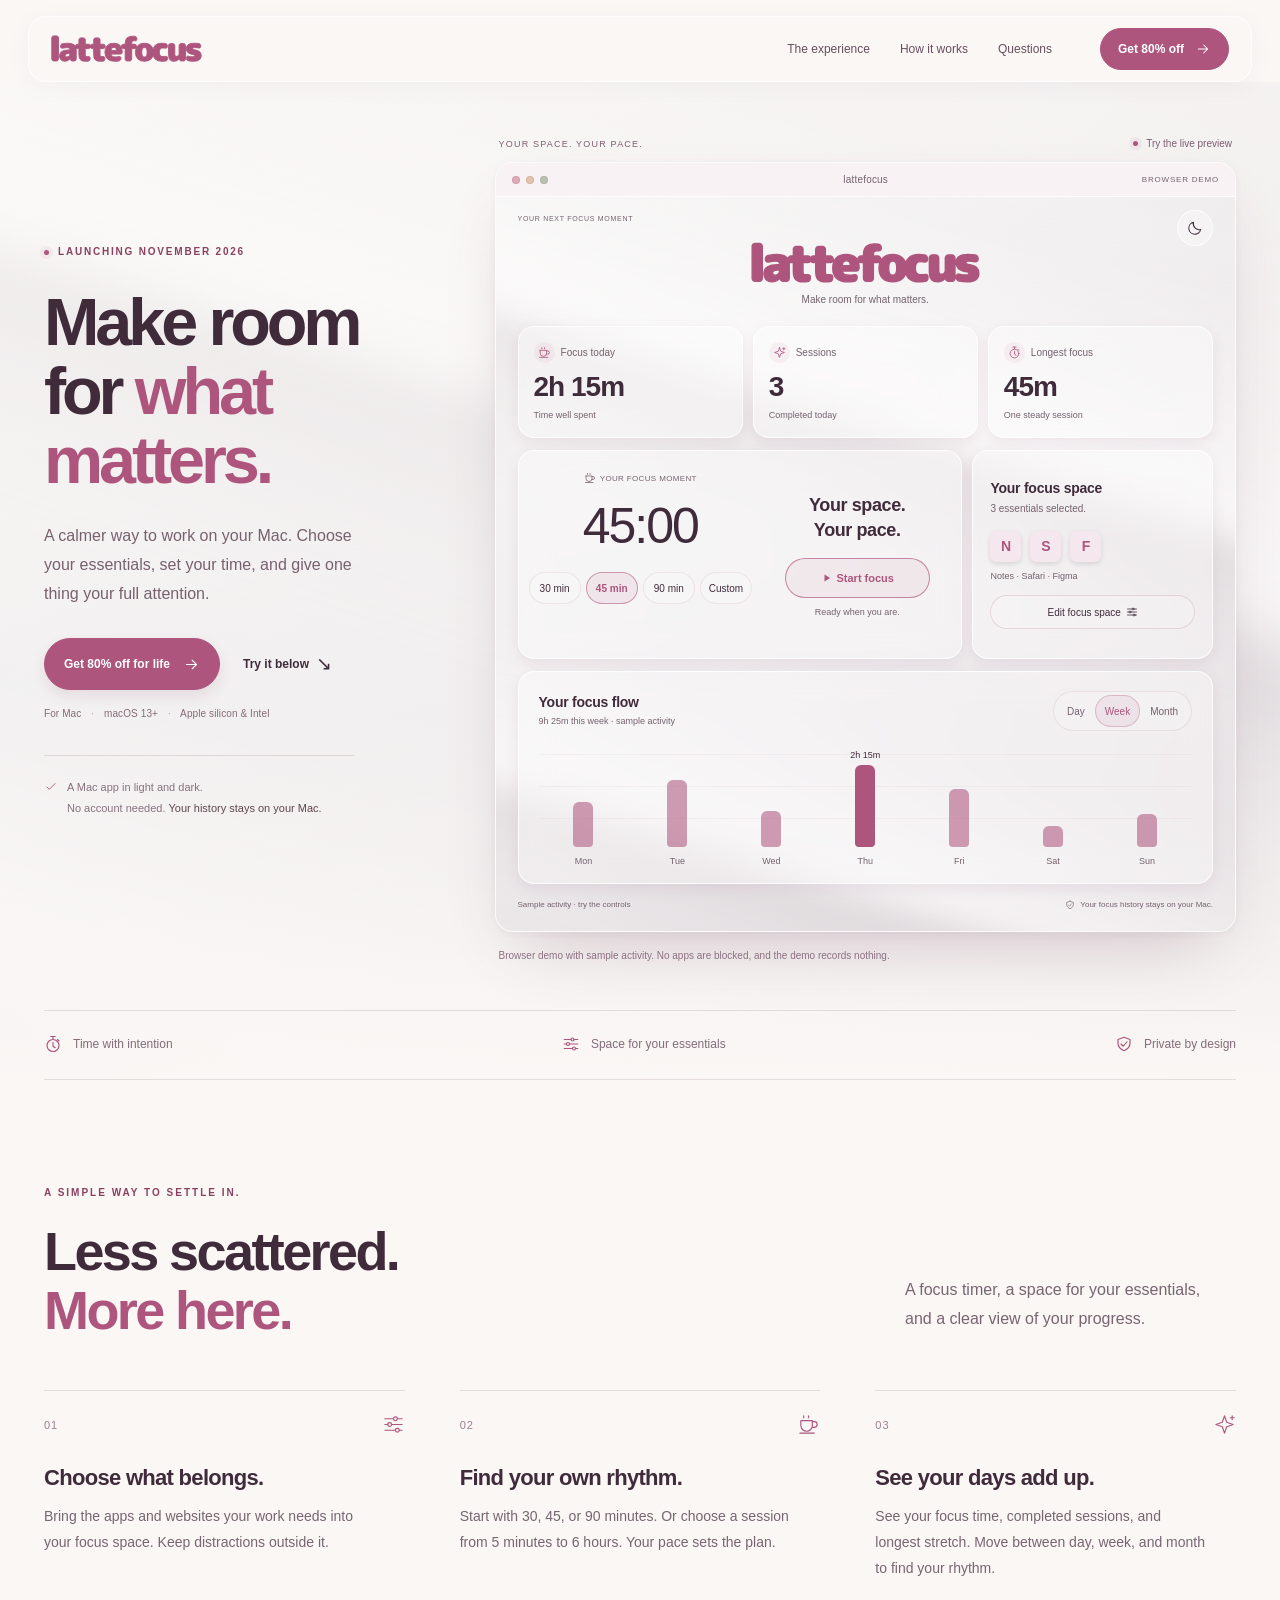
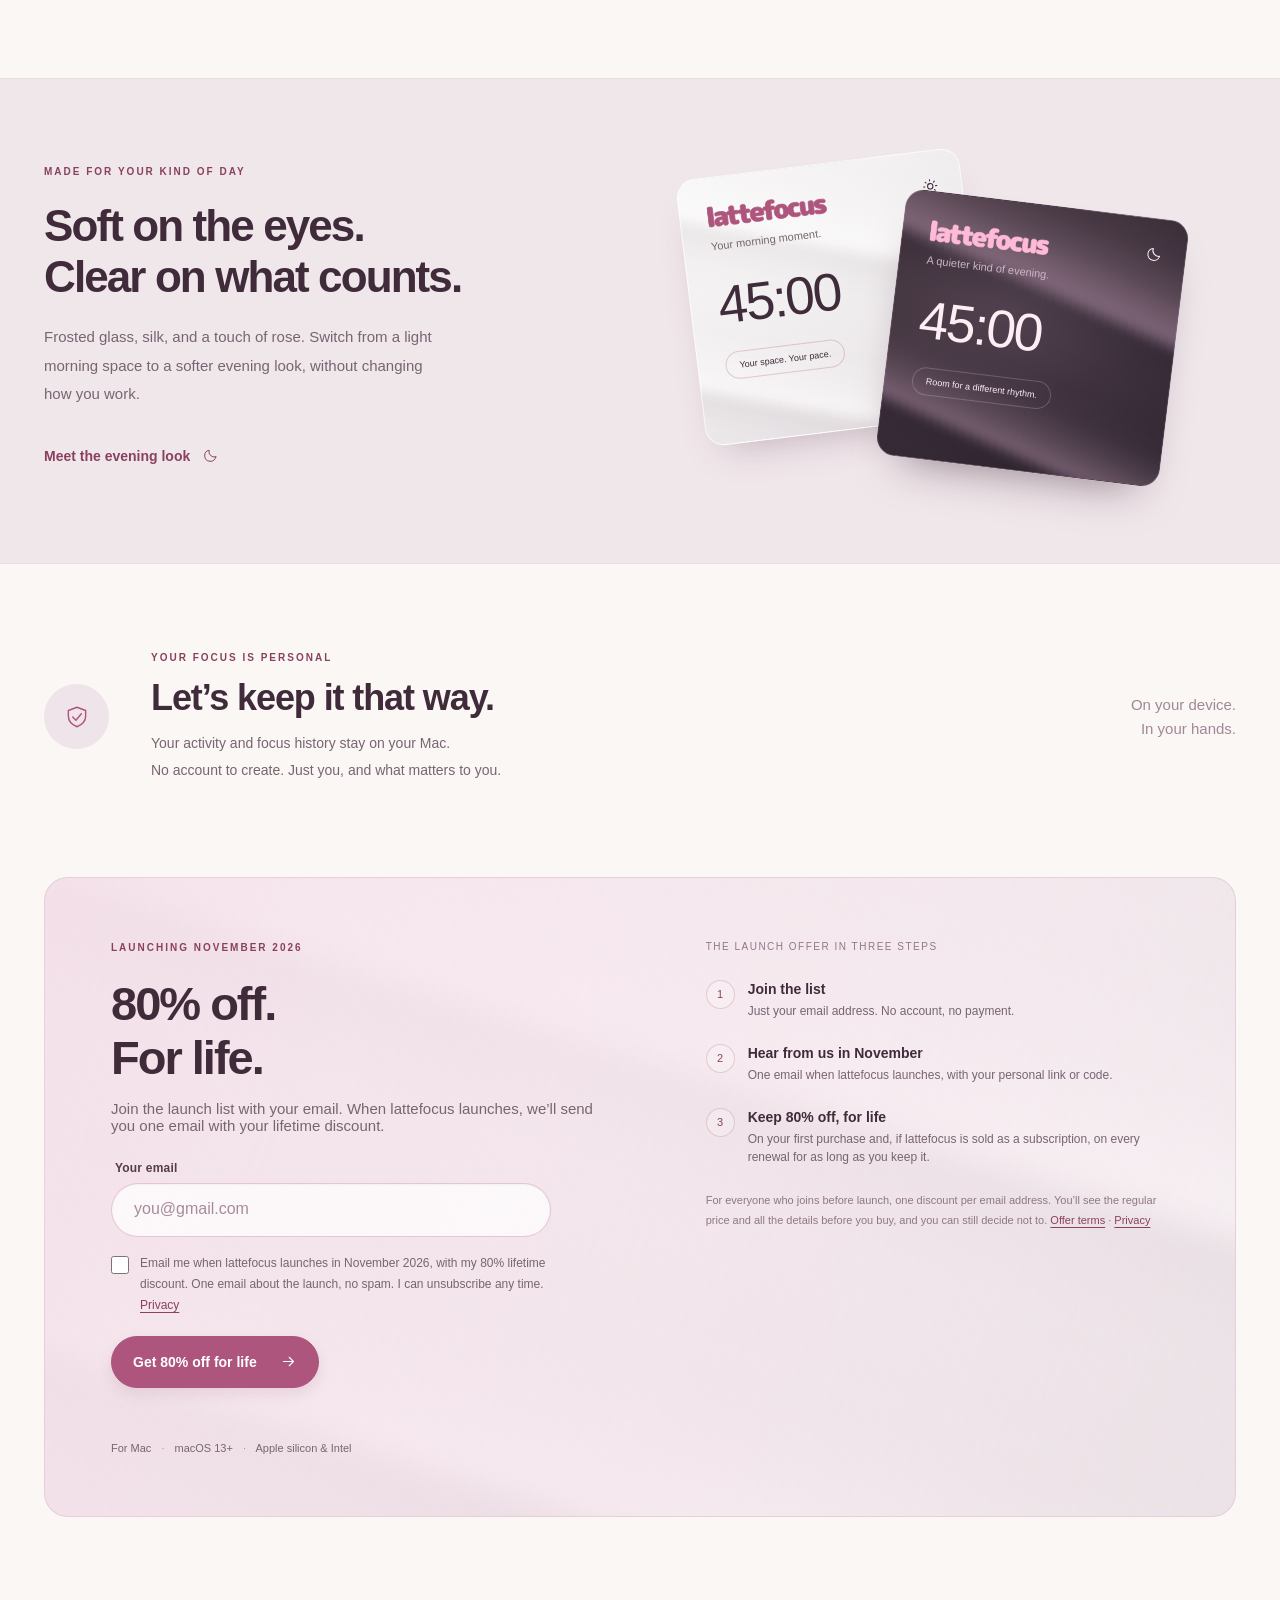
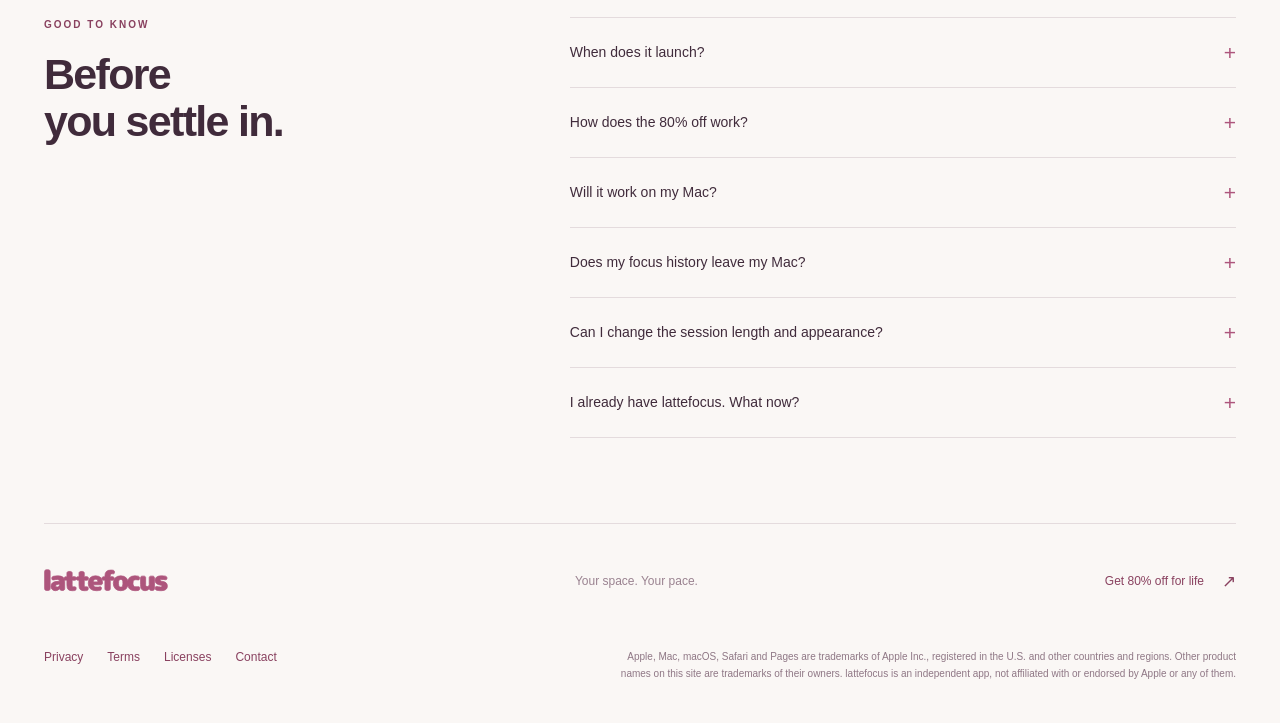
<file: index.html>
<!doctype html>
<html lang="en">
<head>
  <meta charset="utf-8">
  <meta name="viewport" content="width=device-width, initial-scale=1">
  <meta name="theme-color" content="#f5f0f1">
  <meta name="description" content="Make room for what matters. lattefocus, a softer focus space for your Mac, is launching November 2026. Join the launch list for 80% off for life.">
  <title>lattefocus — Make room for what matters.</title>
  <link rel="canonical" href="https://megamind-rgb.github.io/lattefocus/">
  <meta property="og:type" content="website">
  <meta property="og:site_name" content="lattefocus">
  <meta property="og:title" content="lattefocus — Make room for what matters.">
  <meta property="og:description" content="A softer focus space for your Mac: session timers, your essential apps, and activity that stays on your Mac. Launching November 2026. Join the launch list for 80% off for life.">
  <meta property="og:url" content="https://megamind-rgb.github.io/lattefocus/">
  <meta property="og:image" content="https://megamind-rgb.github.io/lattefocus/assets/social-preview.jpg">
  <meta property="og:image:width" content="1200">
  <meta property="og:image:height" content="630">
  <meta property="og:image:alt" content="lattefocus, launching November 2026: Make room for what matters. The dashboard in blush and pink.">
  <meta name="twitter:card" content="summary_large_image">
  <link rel="icon" href="assets/favicon.svg?v=e3168bb349" type="image/svg+xml">
  <link rel="stylesheet" href="style.css?v=520f6d169a">
  <script src="app.js?v=9613998204" defer></script>
  <!-- The launch list form (#join): signup.js, the one place with its settings. -->
  <script src="signup.js?v=fde08d5bcc" defer></script>
  <!-- Visit counting (GoatCounter, no cookies): analytics.js, explained on privacy.html. -->
  <script src="analytics.js?v=d5ec0b267b" defer></script>
</head>
<body>
  <svg class="svg-library" aria-hidden="true" xmlns="http://www.w3.org/2000/svg"><defs>
    <symbol id="i-arrow" viewBox="0 0 24 24"><path d="M5 12h14m-6-6 6 6-6 6"/></symbol>
    <symbol id="i-cup" viewBox="0 0 24 24"><path d="M4 8h12v5a6 6 0 0 1-12 0V8Zm12 1h2a3 3 0 1 1 0 6h-2M3 21h15M7 3v2m5-2v2"/></symbol>
    <symbol id="i-spark" viewBox="0 0 24 24"><path d="m12 3 2.3 6.7L21 12l-6.7 2.3L12 21l-2.3-6.7L3 12l6.7-2.3L12 3Zm8 0v4m-2-2h4"/></symbol>
    <symbol id="i-timer" viewBox="0 0 24 24"><path d="M9 2h6m-3 0v3m6 1 2 2m-8 2v5l3 2"/><circle cx="12" cy="14" r="8"/></symbol>
    <symbol id="i-moon" viewBox="0 0 24 24"><path d="M20.5 14.2A8.7 8.7 0 0 1 9.8 3.5 9 9 0 1 0 20.5 14.2Z"/></symbol>
    <symbol id="i-sun" viewBox="0 0 24 24"><circle cx="12" cy="12" r="4"/><path d="M12 2v2m0 16v2M2 12h2m16 0h2M5 5l1.5 1.5m11 11L19 19M5 19l1.5-1.5m11-11L19 5"/></symbol>
    <symbol id="i-shield" viewBox="0 0 24 24"><path d="m12 3 8 3v5c0 5-4.5 8.5-8 10-3.5-1.5-8-5-8-10V6l8-3Z"/><path d="m8 12 3 3 5-6"/></symbol>
    <symbol id="i-check" viewBox="0 0 24 24"><path d="m5 12 4 4L19 6"/></symbol>
    <symbol id="i-play" viewBox="0 0 24 24"><path d="m9 5 11 7-11 7V5Z"/></symbol>
    <symbol id="i-sliders" viewBox="0 0 24 24"><path d="M3 6h9m4 0h5M3 12h3m4 0h11M3 18h11m4 0h3"/><circle cx="14" cy="6" r="2"/><circle cx="8" cy="12" r="2"/><circle cx="16" cy="18" r="2"/></symbol>
  </defs></svg>

  <a class="skip-link" href="#main">Skip to content</a>
  <header class="site-header wrap">
      <a class="brand" href="#" aria-label="lattefocus home"><span class="wordmark" aria-hidden="true"></span></a>
      <nav aria-label="Main navigation"><a href="#preview">The experience</a><a href="#how-it-works">How it works</a><a href="#faq">Questions</a></nav>
      <a class="button button-small header-download" href="#join"><span>Get 80% off</span><svg><use href="#i-arrow"/></svg></a>
  </header>

  <main id="main">
    <div class="silk-stage">
      <div class="hero-layout wrap">
      <section class="hero" aria-labelledby="hero-heading">
        <p class="eyebrow"><span class="status-dot"></span>Launching November 2026</p>
        <h1 id="hero-heading">Make room<br>for <span>what<br>matters.</span></h1>
        <p class="hero-copy">A calmer way to work on your Mac. Choose your essentials, set your time, and give one thing your full attention.</p>
        <div class="hero-actions"><a class="button button-primary" href="#join">Get 80% off for life<svg class="arrow"><use href="#i-arrow"/></svg></a><a class="text-link" href="#preview">Try it below <span>↘</span></a></div>
        <p class="release-note">For Mac <span>·</span> macOS 13+ <span>·</span> Apple silicon &amp; Intel</p><div class="hero-detail"><svg><use href="#i-check"/></svg><p>A Mac app in light and dark. <br>No account needed. <strong>Your history stays on your Mac.</strong></p></div>
      </section>

      <section class="preview-section" id="preview" aria-label="Interactive lattefocus app preview">
        <div class="preview-caption"><span>YOUR SPACE. YOUR PACE.</span><span><span class="status-dot"></span> Try the live preview</span></div>
        <div class="app-window" id="app-preview">
          <div class="window-toolbar"><div class="window-dots" aria-hidden="true"><i></i><i></i><i></i></div><span>lattefocus</span><span class="demo-tag">BROWSER DEMO</span></div>
          <div class="dashboard">
            <div class="dashboard-heading"><p class="app-date">YOUR NEXT FOCUS MOMENT</p><div class="dashboard-brand"><span class="wordmark" aria-label="lattefocus"></span><p>Make room for what matters.</p></div><button class="icon-button" id="theme-toggle" type="button" aria-label="Switch preview to dark appearance" aria-pressed="false"><svg><use href="#i-moon"/></svg></button></div>
            <div class="metrics">
              <article class="glass metric"><div class="metric-label"><span class="icon-badge"><svg><use href="#i-cup"/></svg></span>Focus today</div><strong>2h 15m</strong><p>Time well spent</p></article>
              <article class="glass metric"><div class="metric-label"><span class="icon-badge"><svg><use href="#i-spark"/></svg></span>Sessions</div><strong>3</strong><p>Completed today</p></article>
              <article class="glass metric"><div class="metric-label"><span class="icon-badge"><svg><use href="#i-timer"/></svg></span>Longest focus</div><strong>45m</strong><p>One steady session</p></article>
            </div>
            <div class="focus-row">
              <div class="glass focus-card">
                <div class="timer-side"><p class="timer-caption"><svg><use href="#i-cup"/></svg><span id="timer-caption">YOUR FOCUS MOMENT</span></p><div class="timer" id="timer" role="timer" aria-label="45 minutes remaining">45:00</div><div class="durations" role="group" aria-label="Demo focus duration"><button type="button" data-minutes="30" aria-pressed="false">30 min</button><button type="button" data-minutes="45" aria-pressed="true">45 min</button><button type="button" data-minutes="90" aria-pressed="false">90 min</button><button type="button" id="custom-button" aria-expanded="false" aria-controls="custom-duration">Custom</button></div><div class="custom-duration" id="custom-duration" hidden><label for="custom-range">Your own time <output for="custom-range" id="custom-value">60 min</output></label><input type="range" id="custom-range" min="5" max="360" step="5" value="60"><button type="button" id="set-custom">Set duration</button></div></div>
                <div class="start-side"><h2 id="focus-title">Your space.<br>Your pace.</h2><button class="start-focus" id="start-focus" type="button"><svg><use href="#i-play"/></svg><span>Start focus</span></button><p id="focus-hint">Ready when you are.</p><button class="reset-focus" id="reset-focus" type="button" hidden>Reset demo</button></div>
              </div>
              <div class="glass space-card"><h2>Your focus space</h2><p id="space-description">3 essentials selected.</p><div class="app-icons" id="selected-apps" aria-label="Example focus apps: Notes, Safari and Figma"><span class="app-icon" title="Notes">N</span><span class="app-icon" title="Safari">S</span><span class="app-icon" title="Figma">F</span></div><p class="space-summary" id="space-summary">Notes · Safari · Figma</p><button class="pill" id="edit-space" type="button">Edit focus space <svg><use href="#i-sliders"/></svg></button></div>
            </div>
            <article class="glass chart-card"><div class="chart-heading"><div><h2>Your focus flow</h2><p id="chart-summary" aria-live="polite">9h 25m this week · sample activity</p></div><div class="chart-periods" role="group" aria-label="Sample activity period"><button type="button" data-period="day" aria-pressed="false">Day</button><button type="button" data-period="week" aria-pressed="true">Week</button><button type="button" data-period="month" aria-pressed="false">Month</button></div></div><div class="chart" id="activity-chart" role="img" aria-label="Sample week activity in minutes: Monday 75, Tuesday 110, Wednesday 60, Thursday 135, Friday 95, Saturday 35, Sunday 55"></div></article>
            <div class="dashboard-foot"><span>Sample activity · try the controls</span><span><svg><use href="#i-shield"/></svg>Your focus history stays on your Mac.</span></div>
          </div>
        </div>
        <p class="demo-note" id="demo-note" aria-live="polite">Browser demo with sample activity. No apps are blocked, and the demo records nothing.</p>
      </section>
      </div>
      <div class="product-strip wrap"><span><svg><use href="#i-timer"/></svg>Time with intention</span><span><svg><use href="#i-sliders"/></svg>Space for your essentials</span><span><svg><use href="#i-shield"/></svg>Private by design</span></div>
    </div>

  <section class="ritual-section wrap" id="how-it-works" aria-labelledby="ritual-heading">
    <div class="section-intro"><p class="eyebrow">A simple way to settle in.</p><h2 id="ritual-heading">Less scattered.<br><span>More here.</span></h2><p>A focus timer, a space for your essentials,<br>and a clear view of your progress.</p></div>
    <div class="ritual-grid">
      <article><div class="step-top"><span>01</span><svg><use href="#i-sliders"/></svg></div><h3>Choose what belongs.</h3><p>Bring the apps and websites your work needs into your focus space. Keep distractions outside it.</p></article>
      <article><div class="step-top"><span>02</span><svg><use href="#i-cup"/></svg></div><h3>Find your own rhythm.</h3><p>Start with 30, 45, or 90 minutes. Or choose a session from 5 minutes to 6 hours. Your pace sets the plan.</p></article>
      <article><div class="step-top"><span>03</span><svg><use href="#i-spark"/></svg></div><h3>See your days add up.</h3><p>See your focus time, completed sessions, and longest stretch. Move between day, week, and month to find your rhythm.</p></article>
    </div>
  </section>

  <section class="comfort-section" aria-labelledby="comfort-heading"><div class="comfort-inner wrap"><div class="comfort-copy"><p class="eyebrow">Made for your kind of day</p><h2 id="comfort-heading">Soft on the eyes.<br>Clear on what counts.</h2><p>Frosted glass, silk, and a touch of rose. Switch from a light morning space to a softer evening look, without changing how you work.</p><a class="text-link" href="#preview" id="explore-dark">Meet the evening look <svg><use href="#i-moon"/></svg></a></div><div class="appearance-art" aria-label="lattefocus is available in light and dark appearances"><div class="appearance-light"><span class="wordmark" aria-label="lattefocus"></span><p>Your morning moment.</p><div class="mini-timer">45:00</div><span class="mini-pill">Your space. Your pace.</span><svg><use href="#i-sun"/></svg></div><div class="appearance-dark"><span class="wordmark" aria-label="lattefocus"></span><p>A quieter kind of evening.</p><div class="mini-timer">45:00</div><span class="mini-pill">Room for a different rhythm.</span><svg><use href="#i-moon"/></svg></div></div></div></section>

  <section class="privacy-section wrap" aria-labelledby="privacy-heading"><div class="privacy-symbol"><svg><use href="#i-shield"/></svg></div><div><p class="eyebrow">Your focus is personal</p><h2 id="privacy-heading">Let’s keep it that way.</h2><p>Your activity and focus history stay on your Mac.<br>No account to create. Just you, and what matters to you.</p></div><span class="privacy-note">On your device.<br>In your hands.</span></section>

  <!-- The launch list. signup.js turns the form on once its settings are filled in;
       until then (and without JavaScript) the form stays disabled and says why. -->
  <section class="download-section wrap" id="join" aria-labelledby="join-heading"><div class="download-card"><div class="download-copy"><p class="eyebrow">Launching November 2026</p><h2 id="join-heading">80% off.<br>For life.</h2><p>Join the launch list with your email. When lattefocus launches, we’ll send you one email with your lifetime discount.</p>
    <form class="signup-form" data-signup method="post" aria-labelledby="join-heading">
      <fieldset disabled>
        <legend class="sr-only">Join the lattefocus launch list</legend>
        <label class="signup-label" for="signup-email">Your email</label>
        <input class="signup-email" id="signup-email" name="email" type="email" required autocomplete="email" inputmode="email" autocapitalize="off" spellcheck="false" maxlength="254" placeholder="you@gmail.com" aria-describedby="signup-status">
        <div class="signup-consent"><input id="signup-consent" name="consent" type="checkbox" required aria-describedby="signup-status"><p><label for="signup-consent" data-signup-consent>Email me when lattefocus launches in November 2026, with my 80% lifetime discount. One email about the launch, no spam. I can unsubscribe any time.</label> <a href="privacy.html#launch-list">Privacy</a></p></div>
        <div class="signup-trap" style="position:absolute;left:-10000px;width:1px;height:1px;overflow:hidden" data-signup-trap aria-hidden="true"><label for="signup-leave-empty">Leave this empty</label><input id="signup-leave-empty" name="leave_empty" type="text" tabindex="-1" autocomplete="off"></div>
        <button class="button button-primary signup-submit" type="submit">Get 80% off for life<svg class="arrow"><use href="#i-arrow"/></svg></button>
      </fieldset>
      <p class="signup-status" id="signup-status" data-signup-status role="status" aria-live="polite">The sign-up form needs JavaScript. Turn it on to join the launch list.</p>
    </form>
    <p class="download-meta">For Mac <span>·</span> macOS 13+ <span>·</span> Apple silicon &amp; Intel</p></div><div class="install-guide"><p class="guide-label">THE LAUNCH OFFER IN THREE STEPS</p><ol><li><span>1</span><div><h3>Join the list</h3><p>Just your email address. No account, no payment.</p></div></li><li><span>2</span><div><h3>Hear from us in November</h3><p>One email when lattefocus launches, with your personal link or code.</p></div></li><li><span>3</span><div><h3>Keep 80% off, for life</h3><p>On your first purchase and, if lattefocus is sold as a subscription, on every renewal for as long as you keep it.</p></div></li></ol><p class="build-note">For everyone who joins before launch, one discount per email address. You’ll see the regular price and all the details before you buy, and you can still decide not to. <a href="terms.html#launch-offer">Offer terms</a> · <a href="privacy.html#launch-list">Privacy</a></p></div></div></section>

  <section class="faq-section wrap" id="faq" aria-labelledby="faq-heading"><div><p class="eyebrow">Good to know</p><h2 id="faq-heading">Before <br>you settle in.</h2></div><div class="faq-list"><details id="launch-faq"><summary>When does it launch?<span aria-hidden="true">+</span></summary><p>In November 2026. Join the <a href="#join">launch list</a> and we’ll email you once, when lattefocus launches, with your 80% discount.</p></details><details id="offer-faq"><summary>How does the 80% off work?<span aria-hidden="true">+</span></summary><p>Join the launch list before lattefocus launches. At launch, we email you a personal link or code: 80% off the regular price, for life. That’s your first purchase and, if lattefocus is sold as a subscription, every renewal for as long as you keep it. One discount per email address, and you’ll see the price before you buy. <a href="terms.html#launch-offer">The offer’s terms</a></p></details><details id="compatibility-faq"><summary>Will it work on my Mac?<span aria-hidden="true">+</span></summary><p>lattefocus is a universal app for both Apple silicon and Intel Macs running macOS 13 or later. The demo on this page works in any modern browser.</p></details><details id="privacy-faq"><summary>Does my focus history leave my Mac?<span aria-hidden="true">+</span></summary><p>No. lattefocus keeps your focus history and settings on your Mac, and needs no account. It reads which app and browser tab are in front only during a focus session.</p><p>It goes online only for updates: every 6 hours it asks GitHub whether there’s a new version, and it downloads one when you choose to install it. You can turn the checks off with lattefocus → Check for Updates Automatically. This website’s demo is separate: it uses sample activity and runs only in your browser.</p><p>If you join the launch list, we keep your email address only for the launch email, and delete it at the latest 6 months after. <a href="privacy.html">Privacy</a> has the details.</p></details><details id="settings-faq"><summary>Can I change the session length and appearance?<span aria-hidden="true">+</span></summary><p>Choose a 30, 45, or 90-minute session, or set your own duration from 5 minutes to 6 hours. The moon and sun button switches lattefocus between its light and dark appearances. Try both in the preview above.</p></details><details id="preview-faq"><summary>I already have lattefocus. What now?<span aria-hidden="true">+</span></summary><p>Keep using it: from version 0.3.0 on, the free preview updates itself, as before. If yours is older, <a href="privacy.html#contact">email us</a> and we’ll help you move to the newest version.</p></details></div></section>

  </main>

  <footer class="page-footer"><div class="site-footer wrap"><a class="brand" href="#" aria-label="Back to lattefocus home"><span class="wordmark" aria-hidden="true"></span></a><p>Your space. Your pace.</p><a href="#join">Get 80% off for life <span>↗</span></a></div><div class="footer-legal wrap"><nav class="legal-links" aria-label="Legal"><a href="privacy.html">Privacy</a><a href="terms.html">Terms</a><a href="licenses.html">Licenses</a><a href="privacy.html#contact">Contact</a></nav><p class="legal-note">Apple, Mac, macOS, Safari and Pages are trademarks of Apple Inc., registered in the U.S. and other countries and regions. Other product names on this site are trademarks of their owners. lattefocus is an independent app, not affiliated with or endorsed by Apple or any of them.</p></div></footer>

  <dialog id="space-dialog" aria-labelledby="space-dialog-title"><form method="dialog"><button class="dialog-close" aria-label="Close focus space" value="cancel">×</button><p class="eyebrow">Make room for your essentials</p><h2 id="space-dialog-title">Your focus space.</h2><p>Choose a few example apps for this browser demo.</p><fieldset><legend class="sr-only">Example apps</legend><label><input type="checkbox" name="demo-app" value="Notes" checked><span>Notes</span><small>A place for your thoughts</small></label><label><input type="checkbox" name="demo-app" value="Safari" checked><span>Safari</span><small>A window for your research</small></label><label><input type="checkbox" name="demo-app" value="Figma" checked><span>Figma</span><small>A canvas for your ideas</small></label><label><input type="checkbox" name="demo-app" value="Pages"><span>Pages</span><small>A fresh page for your words</small></label></fieldset><p class="selection-status" id="selection-status" aria-live="polite">3 apps selected.</p><p class="dialog-note">This preview doesn’t access or block any apps on your device.</p><button class="button button-primary" id="save-space" value="save">Save my space<svg><use href="#i-check"/></svg></button></form></dialog>
</body>
</html>
</file>
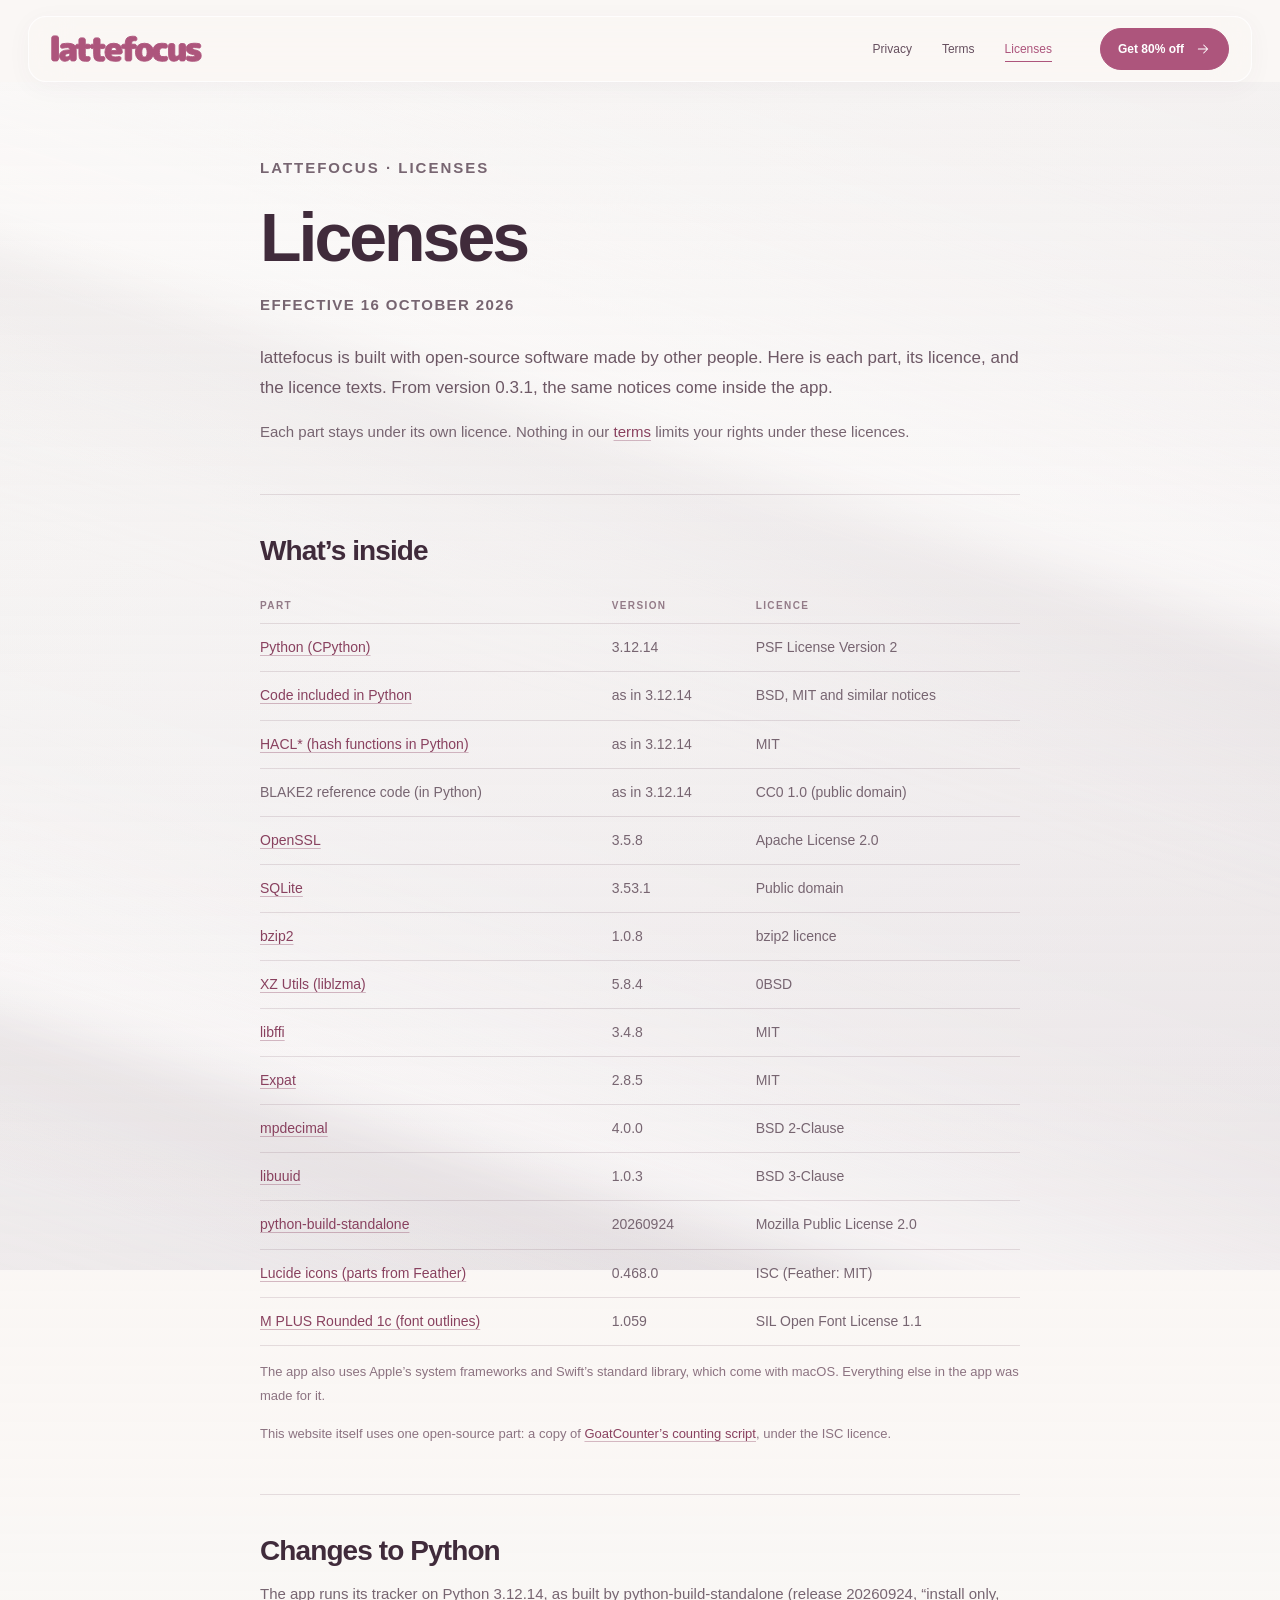
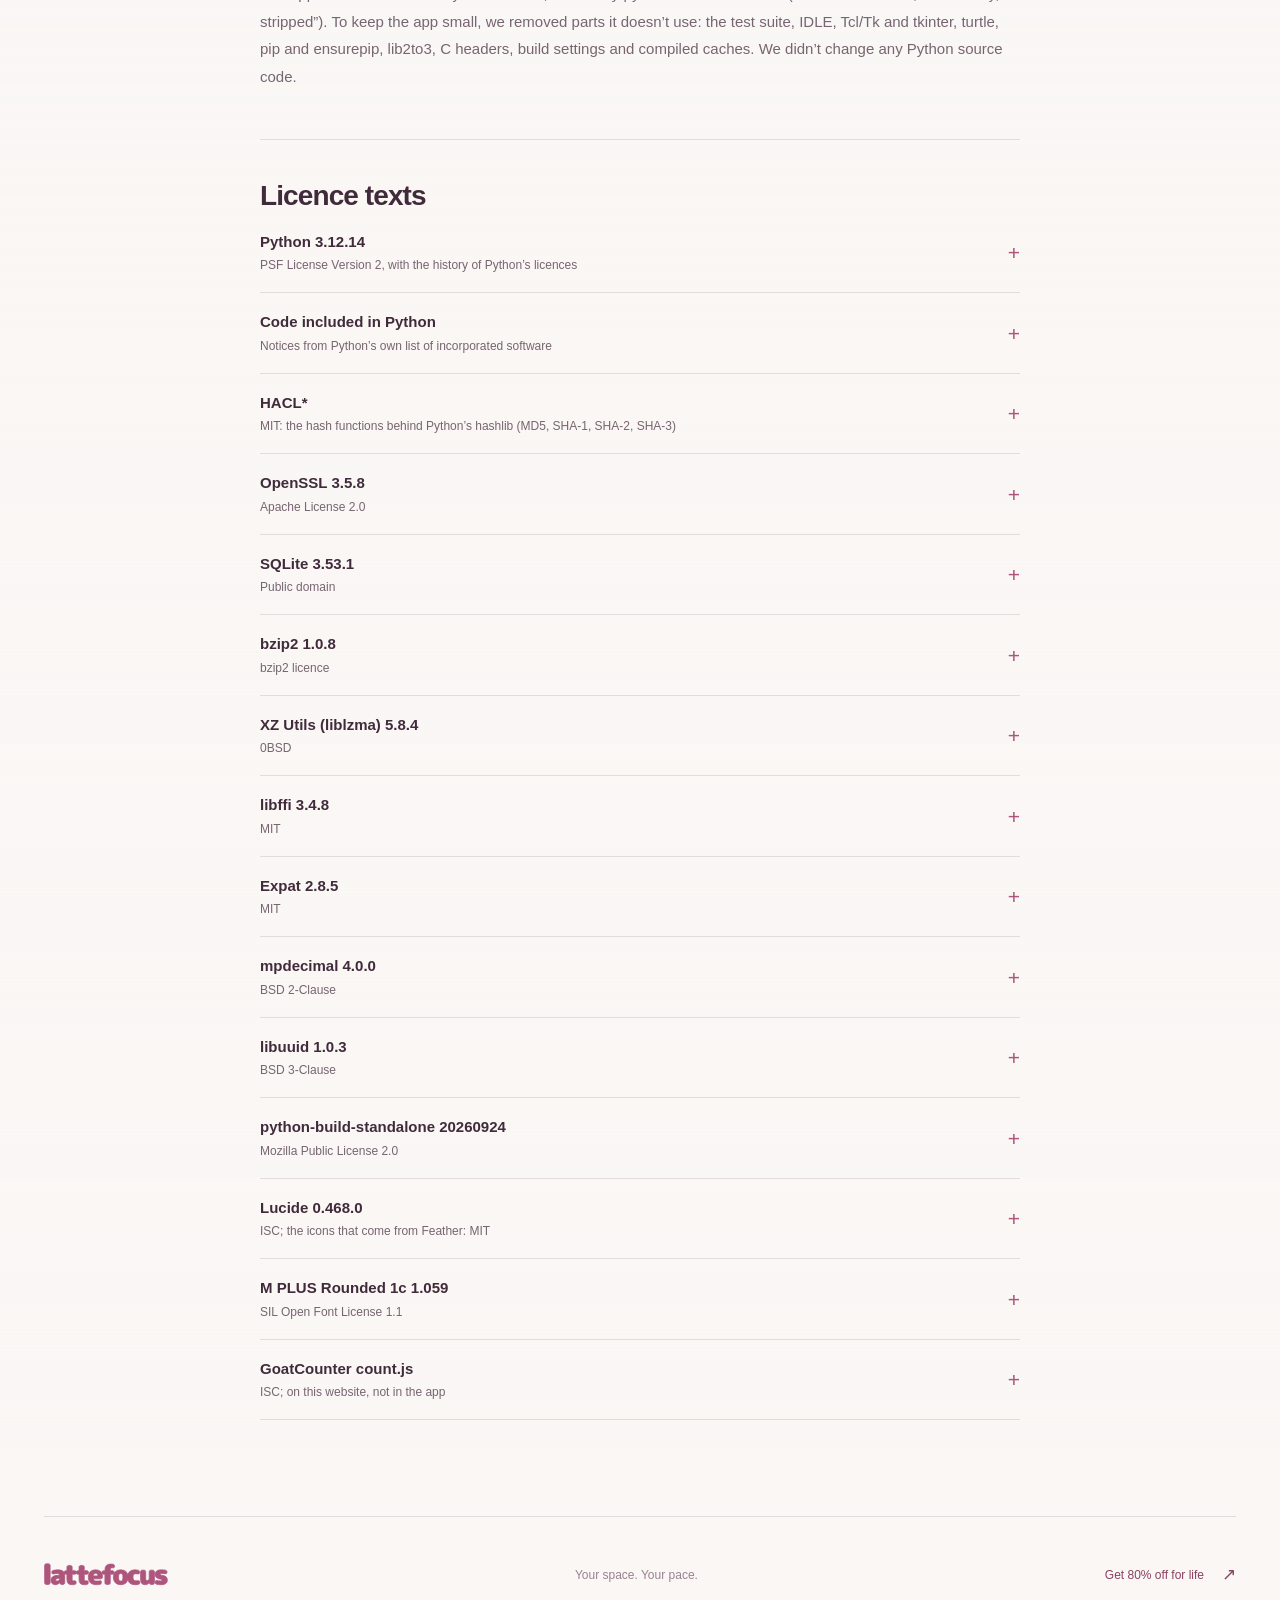
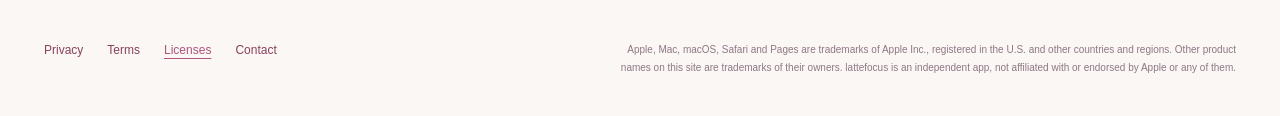
<file: licenses.html>
<!doctype html>
<html lang="en">
<head>
  <meta charset="utf-8">
  <meta name="viewport" content="width=device-width, initial-scale=1">
  <meta name="theme-color" content="#f5f0f1">
  <meta name="description" content="The open-source software inside lattefocus, with each licence and its text.">
  <title>Licenses — lattefocus</title>
  <link rel="canonical" href="https://megamind-rgb.github.io/lattefocus/licenses.html">
  <link rel="icon" type="image/svg+xml" href="assets/favicon.svg?v=e3168bb349">
  <link rel="stylesheet" href="style.css?v=520f6d169a">
  <!-- Visit counting (GoatCounter, no cookies): analytics.js, explained on privacy.html. -->
  <script src="analytics.js?v=d5ec0b267b" defer></script>
</head>
<body>
  <svg class="svg-library" aria-hidden="true" xmlns="http://www.w3.org/2000/svg"><defs>
    <symbol id="i-arrow" viewBox="0 0 24 24"><path d="M5 12h14m-6-6 6 6-6 6"/></symbol>
  </defs></svg>

  <a class="skip-link" href="#main">Skip to content</a>
  <header class="site-header wrap">
      <a class="brand" href="index.html" aria-label="lattefocus home"><span class="wordmark" aria-hidden="true"></span></a>
      <nav aria-label="Legal pages"><a href="privacy.html">Privacy</a><a href="terms.html">Terms</a><a href="licenses.html" aria-current="page">Licenses</a></nav>
      <a class="button button-small header-download" href="index.html#join"><span>Get 80% off</span><svg><use href="#i-arrow"/></svg></a>
  </header>

  <div class="silk-stage"><main id="main" class="legal-page wrap"><article class="legal">
    <p class="eyebrow">LATTEFOCUS · LICENSES</p>
    <h1>Licenses</h1>
    <p class="legal-date">Effective 16 October 2026</p>
    <p class="legal-lead">lattefocus is built with open-source software made by other people. Here is each part, its licence, and the licence texts. From version 0.3.1, the same notices come inside the app.</p>
    <p>Each part stays under its own licence. Nothing in our <a href="terms.html">terms</a> limits your rights under these licences.</p>

    <section id="parts" aria-labelledby="parts-title">
      <h2 id="parts-title">What’s inside</h2>
      <table class="legal-table">
        <thead><tr><th scope="col">Part</th><th scope="col">Version</th><th scope="col">Licence</th></tr></thead>
        <tbody><tr><td><a href="#lic-python">Python (CPython)</a></td><td>3.12.14</td><td>PSF License Version 2</td></tr><tr><td><a href="#lic-python-parts">Code included in Python</a></td><td>as in 3.12.14</td><td>BSD, MIT and similar notices</td></tr><tr><td><a href="#lic-hacl">HACL* (hash functions in Python)</a></td><td>as in 3.12.14</td><td>MIT</td></tr><tr><td>BLAKE2 reference code (in Python)</td><td>as in 3.12.14</td><td>CC0 1.0 (public domain)</td></tr><tr><td><a href="#lic-openssl">OpenSSL</a></td><td>3.5.8</td><td>Apache License 2.0</td></tr><tr><td><a href="#lic-sqlite">SQLite</a></td><td>3.53.1</td><td>Public domain</td></tr><tr><td><a href="#lic-bzip2">bzip2</a></td><td>1.0.8</td><td>bzip2 licence</td></tr><tr><td><a href="#lic-xz">XZ Utils (liblzma)</a></td><td>5.8.4</td><td>0BSD</td></tr><tr><td><a href="#lic-libffi">libffi</a></td><td>3.4.8</td><td>MIT</td></tr><tr><td><a href="#lic-expat">Expat</a></td><td>2.8.5</td><td>MIT</td></tr><tr><td><a href="#lic-mpdecimal">mpdecimal</a></td><td>4.0.0</td><td>BSD 2-Clause</td></tr><tr><td><a href="#lic-libuuid">libuuid</a></td><td>1.0.3</td><td>BSD 3-Clause</td></tr><tr><td><a href="#lic-pbs">python-build-standalone</a></td><td>20260924</td><td>Mozilla Public License 2.0</td></tr><tr><td><a href="#lic-lucide">Lucide icons (parts from Feather)</a></td><td>0.468.0</td><td>ISC (Feather: MIT)</td></tr><tr><td><a href="#lic-mplus">M PLUS Rounded 1c (font outlines)</a></td><td>1.059</td><td>SIL Open Font License 1.1</td></tr></tbody>
      </table>
      <p class="legal-fine">The app also uses Apple’s system frameworks and Swift’s standard library, which come with macOS. Everything else in the app was made for it.</p>
      <p class="legal-fine">This website itself uses one open-source part: a copy of <a href="#lic-goatcounter">GoatCounter’s counting script</a>, under the ISC licence.</p>
    </section>

    <section id="python-changes" aria-labelledby="python-changes-title">
      <h2 id="python-changes-title">Changes to Python</h2>
      <p>The app runs its tracker on Python 3.12.14, as built by python-build-standalone (release 20260924, “install only, stripped”). To keep the app small, we removed parts it doesn’t use: the test suite, IDLE, Tcl/Tk and tkinter, turtle, pip and ensurepip, lib2to3, C headers, build settings and compiled caches. We didn’t change any Python source code.</p>
    </section>

    <section id="texts" aria-labelledby="texts-title">
      <h2 id="texts-title">Licence texts</h2>
      <div class="licence-list">
      <details id="lic-python"><summary><span class="licence-name">Python 3.12.14<small>PSF License Version 2, with the history of Python’s licences</small></span><span aria-hidden="true">+</span></summary>
        <pre>A. HISTORY OF THE SOFTWARE
==========================

Python was created in the early 1990s by Guido van Rossum at Stichting
Mathematisch Centrum (CWI, see https://www.cwi.nl) in the Netherlands
as a successor of a language called ABC.  Guido remains Python's
principal author, although it includes many contributions from others.

In 1995, Guido continued his work on Python at the Corporation for
National Research Initiatives (CNRI, see https://www.cnri.reston.va.us)
in Reston, Virginia where he released several versions of the
software.

In May 2000, Guido and the Python core development team moved to
BeOpen.com to form the BeOpen PythonLabs team.  In October of the same
year, the PythonLabs team moved to Digital Creations, which became
Zope Corporation.  In 2001, the Python Software Foundation (PSF, see
https://www.python.org/psf/) was formed, a non-profit organization
created specifically to own Python-related Intellectual Property.
Zope Corporation was a sponsoring member of the PSF.

All Python releases are Open Source (see https://opensource.org for
the Open Source Definition).  Historically, most, but not all, Python
releases have also been GPL-compatible; the table below summarizes
the various releases.

    Release         Derived     Year        Owner       GPL-
                    from                                compatible? (1)

    0.9.0 thru 1.2              1991-1995   CWI         yes
    1.3 thru 1.5.2  1.2         1995-1999   CNRI        yes
    1.6             1.5.2       2000        CNRI        no
    2.0             1.6         2000        BeOpen.com  no
    1.6.1           1.6         2001        CNRI        yes (2)
    2.1             2.0+1.6.1   2001        PSF         no
    2.0.1           2.0+1.6.1   2001        PSF         yes
    2.1.1           2.1+2.0.1   2001        PSF         yes
    2.1.2           2.1.1       2002        PSF         yes
    2.1.3           2.1.2       2002        PSF         yes
    2.2 and above   2.1.1       2001-now    PSF         yes

Footnotes:

(1) GPL-compatible doesn't mean that we're distributing Python under
    the GPL.  All Python licenses, unlike the GPL, let you distribute
    a modified version without making your changes open source.  The
    GPL-compatible licenses make it possible to combine Python with
    other software that is released under the GPL; the others don't.

(2) According to Richard Stallman, 1.6.1 is not GPL-compatible,
    because its license has a choice of law clause.  According to
    CNRI, however, Stallman's lawyer has told CNRI's lawyer that 1.6.1
    is "not incompatible" with the GPL.

Thanks to the many outside volunteers who have worked under Guido's
direction to make these releases possible.


B. TERMS AND CONDITIONS FOR ACCESSING OR OTHERWISE USING PYTHON
===============================================================

Python software and documentation are licensed under the
Python Software Foundation License Version 2.

Starting with Python 3.8.6, examples, recipes, and other code in
the documentation are dual licensed under the PSF License Version 2
and the Zero-Clause BSD license.

Some software incorporated into Python is under different licenses.
The licenses are listed with code falling under that license.


PYTHON SOFTWARE FOUNDATION LICENSE VERSION 2
--------------------------------------------

1. This LICENSE AGREEMENT is between the Python Software Foundation
("PSF"), and the Individual or Organization ("Licensee") accessing and
otherwise using this software ("Python") in source or binary form and
its associated documentation.

2. Subject to the terms and conditions of this License Agreement, PSF hereby
grants Licensee a nonexclusive, royalty-free, world-wide license to reproduce,
analyze, test, perform and/or display publicly, prepare derivative works,
distribute, and otherwise use Python alone or in any derivative version,
provided, however, that PSF's License Agreement and PSF's notice of copyright,
i.e., "Copyright (c) 2001, 2002, 2003, 2004, 2005, 2006, 2007, 2008, 2009, 2010,
2011, 2012, 2013, 2014, 2015, 2016, 2017, 2018, 2019, 2020, 2021, 2022, 2023 Python Software Foundation;
All Rights Reserved" are retained in Python alone or in any derivative version
prepared by Licensee.

3. In the event Licensee prepares a derivative work that is based on
or incorporates Python or any part thereof, and wants to make
the derivative work available to others as provided herein, then
Licensee hereby agrees to include in any such work a brief summary of
the changes made to Python.

4. PSF is making Python available to Licensee on an "AS IS"
basis.  PSF MAKES NO REPRESENTATIONS OR WARRANTIES, EXPRESS OR
IMPLIED.  BY WAY OF EXAMPLE, BUT NOT LIMITATION, PSF MAKES NO AND
DISCLAIMS ANY REPRESENTATION OR WARRANTY OF MERCHANTABILITY OR FITNESS
FOR ANY PARTICULAR PURPOSE OR THAT THE USE OF PYTHON WILL NOT
INFRINGE ANY THIRD PARTY RIGHTS.

5. PSF SHALL NOT BE LIABLE TO LICENSEE OR ANY OTHER USERS OF PYTHON
FOR ANY INCIDENTAL, SPECIAL, OR CONSEQUENTIAL DAMAGES OR LOSS AS
A RESULT OF MODIFYING, DISTRIBUTING, OR OTHERWISE USING PYTHON,
OR ANY DERIVATIVE THEREOF, EVEN IF ADVISED OF THE POSSIBILITY THEREOF.

6. This License Agreement will automatically terminate upon a material
breach of its terms and conditions.

7. Nothing in this License Agreement shall be deemed to create any
relationship of agency, partnership, or joint venture between PSF and
Licensee.  This License Agreement does not grant permission to use PSF
trademarks or trade name in a trademark sense to endorse or promote
products or services of Licensee, or any third party.

8. By copying, installing or otherwise using Python, Licensee
agrees to be bound by the terms and conditions of this License
Agreement.


BEOPEN.COM LICENSE AGREEMENT FOR PYTHON 2.0
-------------------------------------------

BEOPEN PYTHON OPEN SOURCE LICENSE AGREEMENT VERSION 1

1. This LICENSE AGREEMENT is between BeOpen.com ("BeOpen"), having an
office at 160 Saratoga Avenue, Santa Clara, CA 95051, and the
Individual or Organization ("Licensee") accessing and otherwise using
this software in source or binary form and its associated
documentation ("the Software").

2. Subject to the terms and conditions of this BeOpen Python License
Agreement, BeOpen hereby grants Licensee a non-exclusive,
royalty-free, world-wide license to reproduce, analyze, test, perform
and/or display publicly, prepare derivative works, distribute, and
otherwise use the Software alone or in any derivative version,
provided, however, that the BeOpen Python License is retained in the
Software, alone or in any derivative version prepared by Licensee.

3. BeOpen is making the Software available to Licensee on an "AS IS"
basis.  BEOPEN MAKES NO REPRESENTATIONS OR WARRANTIES, EXPRESS OR
IMPLIED.  BY WAY OF EXAMPLE, BUT NOT LIMITATION, BEOPEN MAKES NO AND
DISCLAIMS ANY REPRESENTATION OR WARRANTY OF MERCHANTABILITY OR FITNESS
FOR ANY PARTICULAR PURPOSE OR THAT THE USE OF THE SOFTWARE WILL NOT
INFRINGE ANY THIRD PARTY RIGHTS.

4. BEOPEN SHALL NOT BE LIABLE TO LICENSEE OR ANY OTHER USERS OF THE
SOFTWARE FOR ANY INCIDENTAL, SPECIAL, OR CONSEQUENTIAL DAMAGES OR LOSS
AS A RESULT OF USING, MODIFYING OR DISTRIBUTING THE SOFTWARE, OR ANY
DERIVATIVE THEREOF, EVEN IF ADVISED OF THE POSSIBILITY THEREOF.

5. This License Agreement will automatically terminate upon a material
breach of its terms and conditions.

6. This License Agreement shall be governed by and interpreted in all
respects by the law of the State of California, excluding conflict of
law provisions.  Nothing in this License Agreement shall be deemed to
create any relationship of agency, partnership, or joint venture
between BeOpen and Licensee.  This License Agreement does not grant
permission to use BeOpen trademarks or trade names in a trademark
sense to endorse or promote products or services of Licensee, or any
third party.  As an exception, the "BeOpen Python" logos available at
http://www.pythonlabs.com/logos.html may be used according to the
permissions granted on that web page.

7. By copying, installing or otherwise using the software, Licensee
agrees to be bound by the terms and conditions of this License
Agreement.


CNRI LICENSE AGREEMENT FOR PYTHON 1.6.1
---------------------------------------

1. This LICENSE AGREEMENT is between the Corporation for National
Research Initiatives, having an office at 1895 Preston White Drive,
Reston, VA 20191 ("CNRI"), and the Individual or Organization
("Licensee") accessing and otherwise using Python 1.6.1 software in
source or binary form and its associated documentation.

2. Subject to the terms and conditions of this License Agreement, CNRI
hereby grants Licensee a nonexclusive, royalty-free, world-wide
license to reproduce, analyze, test, perform and/or display publicly,
prepare derivative works, distribute, and otherwise use Python 1.6.1
alone or in any derivative version, provided, however, that CNRI's
License Agreement and CNRI's notice of copyright, i.e., "Copyright (c)
1995-2001 Corporation for National Research Initiatives; All Rights
Reserved" are retained in Python 1.6.1 alone or in any derivative
version prepared by Licensee.  Alternately, in lieu of CNRI's License
Agreement, Licensee may substitute the following text (omitting the
quotes): "Python 1.6.1 is made available subject to the terms and
conditions in CNRI's License Agreement.  This Agreement together with
Python 1.6.1 may be located on the internet using the following
unique, persistent identifier (known as a handle): 1895.22/1013.  This
Agreement may also be obtained from a proxy server on the internet
using the following URL: http://hdl.handle.net/1895.22/1013".

3. In the event Licensee prepares a derivative work that is based on
or incorporates Python 1.6.1 or any part thereof, and wants to make
the derivative work available to others as provided herein, then
Licensee hereby agrees to include in any such work a brief summary of
the changes made to Python 1.6.1.

4. CNRI is making Python 1.6.1 available to Licensee on an "AS IS"
basis.  CNRI MAKES NO REPRESENTATIONS OR WARRANTIES, EXPRESS OR
IMPLIED.  BY WAY OF EXAMPLE, BUT NOT LIMITATION, CNRI MAKES NO AND
DISCLAIMS ANY REPRESENTATION OR WARRANTY OF MERCHANTABILITY OR FITNESS
FOR ANY PARTICULAR PURPOSE OR THAT THE USE OF PYTHON 1.6.1 WILL NOT
INFRINGE ANY THIRD PARTY RIGHTS.

5. CNRI SHALL NOT BE LIABLE TO LICENSEE OR ANY OTHER USERS OF PYTHON
1.6.1 FOR ANY INCIDENTAL, SPECIAL, OR CONSEQUENTIAL DAMAGES OR LOSS AS
A RESULT OF MODIFYING, DISTRIBUTING, OR OTHERWISE USING PYTHON 1.6.1,
OR ANY DERIVATIVE THEREOF, EVEN IF ADVISED OF THE POSSIBILITY THEREOF.

6. This License Agreement will automatically terminate upon a material
breach of its terms and conditions.

7. This License Agreement shall be governed by the federal
intellectual property law of the United States, including without
limitation the federal copyright law, and, to the extent such
U.S. federal law does not apply, by the law of the Commonwealth of
Virginia, excluding Virginia's conflict of law provisions.
Notwithstanding the foregoing, with regard to derivative works based
on Python 1.6.1 that incorporate non-separable material that was
previously distributed under the GNU General Public License (GPL), the
law of the Commonwealth of Virginia shall govern this License
Agreement only as to issues arising under or with respect to
Paragraphs 4, 5, and 7 of this License Agreement.  Nothing in this
License Agreement shall be deemed to create any relationship of
agency, partnership, or joint venture between CNRI and Licensee.  This
License Agreement does not grant permission to use CNRI trademarks or
trade name in a trademark sense to endorse or promote products or
services of Licensee, or any third party.

8. By clicking on the "ACCEPT" button where indicated, or by copying,
installing or otherwise using Python 1.6.1, Licensee agrees to be
bound by the terms and conditions of this License Agreement.

        ACCEPT


CWI LICENSE AGREEMENT FOR PYTHON 0.9.0 THROUGH 1.2
--------------------------------------------------

Copyright (c) 1991 - 1995, Stichting Mathematisch Centrum Amsterdam,
The Netherlands.  All rights reserved.

Permission to use, copy, modify, and distribute this software and its
documentation for any purpose and without fee is hereby granted,
provided that the above copyright notice appear in all copies and that
both that copyright notice and this permission notice appear in
supporting documentation, and that the name of Stichting Mathematisch
Centrum or CWI not be used in advertising or publicity pertaining to
distribution of the software without specific, written prior
permission.

STICHTING MATHEMATISCH CENTRUM DISCLAIMS ALL WARRANTIES WITH REGARD TO
THIS SOFTWARE, INCLUDING ALL IMPLIED WARRANTIES OF MERCHANTABILITY AND
FITNESS, IN NO EVENT SHALL STICHTING MATHEMATISCH CENTRUM BE LIABLE
FOR ANY SPECIAL, INDIRECT OR CONSEQUENTIAL DAMAGES OR ANY DAMAGES
WHATSOEVER RESULTING FROM LOSS OF USE, DATA OR PROFITS, WHETHER IN AN
ACTION OF CONTRACT, NEGLIGENCE OR OTHER TORTIOUS ACTION, ARISING OUT
OF OR IN CONNECTION WITH THE USE OR PERFORMANCE OF THIS SOFTWARE.

ZERO-CLAUSE BSD LICENSE FOR CODE IN THE PYTHON DOCUMENTATION
----------------------------------------------------------------------

Permission to use, copy, modify, and/or distribute this software for any
purpose with or without fee is hereby granted.

THE SOFTWARE IS PROVIDED "AS IS" AND THE AUTHOR DISCLAIMS ALL WARRANTIES WITH
REGARD TO THIS SOFTWARE INCLUDING ALL IMPLIED WARRANTIES OF MERCHANTABILITY
AND FITNESS. IN NO EVENT SHALL THE AUTHOR BE LIABLE FOR ANY SPECIAL, DIRECT,
INDIRECT, OR CONSEQUENTIAL DAMAGES OR ANY DAMAGES WHATSOEVER RESULTING FROM
LOSS OF USE, DATA OR PROFITS, WHETHER IN AN ACTION OF CONTRACT, NEGLIGENCE OR
OTHER TORTIOUS ACTION, ARISING OUT OF OR IN CONNECTION WITH THE USE OR
PERFORMANCE OF THIS SOFTWARE.</pre>
      </details>
      <details id="lic-python-parts"><summary><span class="licence-name">Code included in Python<small>Notices from Python’s own list of incorporated software</small></span><span aria-hidden="true">+</span></summary>
        <p>Python includes code from other projects. These are the notices for the parts in the app, from Python’s documentation (Licenses and Acknowledgements for Incorporated Software, version 3.12.14). OpenSSL, Expat, libffi and mpdecimal have their own entries below.</p>
        <h3>Mersenne Twister</h3>
        <p>The _random C extension underlying the random module includes code based on a download from http://www.math.sci.hiroshima-u.ac.jp/~m-mat/MT/MT2002/emt19937ar.html. The following are the verbatim comments from the original code:</p>
        <pre>A C-program for MT19937, with initialization improved 2002/1/26.
Coded by Takuji Nishimura and Makoto Matsumoto.

Before using, initialize the state by using init_genrand(seed)
or init_by_array(init_key, key_length).

Copyright (C) 1997 - 2002, Makoto Matsumoto and Takuji Nishimura,
All rights reserved.

Redistribution and use in source and binary forms, with or without
modification, are permitted provided that the following conditions
are met:

 1. Redistributions of source code must retain the above copyright
    notice, this list of conditions and the following disclaimer.

 2. Redistributions in binary form must reproduce the above copyright
    notice, this list of conditions and the following disclaimer in the
    documentation and/or other materials provided with the distribution.

 3. The names of its contributors may not be used to endorse or promote
    products derived from this software without specific prior written
    permission.

THIS SOFTWARE IS PROVIDED BY THE COPYRIGHT HOLDERS AND CONTRIBUTORS
"AS IS" AND ANY EXPRESS OR IMPLIED WARRANTIES, INCLUDING, BUT NOT
LIMITED TO, THE IMPLIED WARRANTIES OF MERCHANTABILITY AND FITNESS FOR
A PARTICULAR PURPOSE ARE DISCLAIMED.  IN NO EVENT SHALL THE COPYRIGHT OWNER OR
CONTRIBUTORS BE LIABLE FOR ANY DIRECT, INDIRECT, INCIDENTAL, SPECIAL,
EXEMPLARY, OR CONSEQUENTIAL DAMAGES (INCLUDING, BUT NOT LIMITED TO,
PROCUREMENT OF SUBSTITUTE GOODS OR SERVICES; LOSS OF USE, DATA, OR
PROFITS; OR BUSINESS INTERRUPTION) HOWEVER CAUSED AND ON ANY THEORY OF
LIABILITY, WHETHER IN CONTRACT, STRICT LIABILITY, OR TORT (INCLUDING
NEGLIGENCE OR OTHERWISE) ARISING IN ANY WAY OUT OF THE USE OF THIS
SOFTWARE, EVEN IF ADVISED OF THE POSSIBILITY OF SUCH DAMAGE.


Any feedback is very welcome.
http://www.math.sci.hiroshima-u.ac.jp/~m-mat/MT/emt.html
email: m-mat @ math.sci.hiroshima-u.ac.jp (remove space)</pre>
        <h3>Sockets</h3>
        <p>The socket module uses the functions, getaddrinfo, and getnameinfo, which are coded in separate source files from the WIDE Project, https://www.wide.ad.jp/.</p>
        <pre>Copyright (C) 1995, 1996, 1997, and 1998 WIDE Project.
All rights reserved.

Redistribution and use in source and binary forms, with or without
modification, are permitted provided that the following conditions
are met:
1. Redistributions of source code must retain the above copyright
   notice, this list of conditions and the following disclaimer.
2. Redistributions in binary form must reproduce the above copyright
   notice, this list of conditions and the following disclaimer in the
   documentation and/or other materials provided with the distribution.
3. Neither the name of the project nor the names of its contributors
   may be used to endorse or promote products derived from this software
   without specific prior written permission.

THIS SOFTWARE IS PROVIDED BY THE PROJECT AND CONTRIBUTORS "AS IS" AND
ANY EXPRESS OR IMPLIED WARRANTIES, INCLUDING, BUT NOT LIMITED TO, THE
IMPLIED WARRANTIES OF MERCHANTABILITY AND FITNESS FOR A PARTICULAR PURPOSE
ARE DISCLAIMED.  IN NO EVENT SHALL THE PROJECT OR CONTRIBUTORS BE LIABLE
FOR ANY DIRECT, INDIRECT, INCIDENTAL, SPECIAL, EXEMPLARY, OR CONSEQUENTIAL
DAMAGES (INCLUDING, BUT NOT LIMITED TO, PROCUREMENT OF SUBSTITUTE GOODS
OR SERVICES; LOSS OF USE, DATA, OR PROFITS; OR BUSINESS INTERRUPTION)
HOWEVER CAUSED AND ON ANY THEORY OF LIABILITY, WHETHER IN CONTRACT, STRICT
LIABILITY, OR TORT (INCLUDING NEGLIGENCE OR OTHERWISE) ARISING IN ANY WAY
OUT OF THE USE OF THIS SOFTWARE, EVEN IF ADVISED OF THE POSSIBILITY OF
SUCH DAMAGE.</pre>
        <h3>Cookie management</h3>
        <p>The http.cookies module contains the following notice:</p>
        <pre>Copyright 2000 by Timothy O'Malley &lt;timo@alum.mit.edu&gt;

               All Rights Reserved

Permission to use, copy, modify, and distribute this software
and its documentation for any purpose and without fee is hereby
granted, provided that the above copyright notice appear in all
copies and that both that copyright notice and this permission
notice appear in supporting documentation, and that the name of
Timothy O'Malley  not be used in advertising or publicity
pertaining to distribution of the software without specific, written
prior permission.

Timothy O'Malley DISCLAIMS ALL WARRANTIES WITH REGARD TO THIS
SOFTWARE, INCLUDING ALL IMPLIED WARRANTIES OF MERCHANTABILITY
AND FITNESS, IN NO EVENT SHALL Timothy O'Malley BE LIABLE FOR
ANY SPECIAL, INDIRECT OR CONSEQUENTIAL DAMAGES OR ANY DAMAGES
WHATSOEVER RESULTING FROM LOSS OF USE, DATA OR PROFITS,
WHETHER IN AN ACTION OF CONTRACT, NEGLIGENCE OR OTHER TORTIOUS
ACTION, ARISING OUT OF OR IN CONNECTION WITH THE USE OR
PERFORMANCE OF THIS SOFTWARE.</pre>
        <h3>Execution tracing</h3>
        <p>The trace module contains the following notice:</p>
        <pre>portions copyright 2001, Autonomous Zones Industries, Inc., all rights...
err...  reserved and offered to the public under the terms of the
Python 2.2 license.
Author: Zooko O'Whielacronx
http://zooko.com/
mailto:zooko@zooko.com

Copyright 2000, Mojam Media, Inc., all rights reserved.
Author: Skip Montanaro

Copyright 1999, Bioreason, Inc., all rights reserved.
Author: Andrew Dalke

Copyright 1995-1997, Automatrix, Inc., all rights reserved.
Author: Skip Montanaro

Copyright 1991-1995, Stichting Mathematisch Centrum, all rights reserved.


Permission to use, copy, modify, and distribute this Python software and
its associated documentation for any purpose without fee is hereby
granted, provided that the above copyright notice appears in all copies,
and that both that copyright notice and this permission notice appear in
supporting documentation, and that the name of neither Automatrix,
Bioreason or Mojam Media be used in advertising or publicity pertaining to
distribution of the software without specific, written prior permission.</pre>
        <h3>UUencode and UUdecode functions</h3>
        <p>The uu module contains the following notice:</p>
        <pre>Copyright 1994 by Lance Ellinghouse
Cathedral City, California Republic, United States of America.
                       All Rights Reserved
Permission to use, copy, modify, and distribute this software and its
documentation for any purpose and without fee is hereby granted,
provided that the above copyright notice appear in all copies and that
both that copyright notice and this permission notice appear in
supporting documentation, and that the name of Lance Ellinghouse
not be used in advertising or publicity pertaining to distribution
of the software without specific, written prior permission.
LANCE ELLINGHOUSE DISCLAIMS ALL WARRANTIES WITH REGARD TO
THIS SOFTWARE, INCLUDING ALL IMPLIED WARRANTIES OF MERCHANTABILITY AND
FITNESS, IN NO EVENT SHALL LANCE ELLINGHOUSE CENTRUM BE LIABLE
FOR ANY SPECIAL, INDIRECT OR CONSEQUENTIAL DAMAGES OR ANY DAMAGES
WHATSOEVER RESULTING FROM LOSS OF USE, DATA OR PROFITS, WHETHER IN AN
ACTION OF CONTRACT, NEGLIGENCE OR OTHER TORTIOUS ACTION, ARISING OUT
OF OR IN CONNECTION WITH THE USE OR PERFORMANCE OF THIS SOFTWARE.

Modified by Jack Jansen, CWI, July 1995:
- Use binascii module to do the actual line-by-line conversion
  between ascii and binary. This results in a 1000-fold speedup. The C
  version is still 5 times faster, though.
- Arguments more compliant with Python standard</pre>
        <h3>XML Remote Procedure Calls</h3>
        <p>The xmlrpc.client module contains the following notice:</p>
        <pre>    The XML-RPC client interface is

Copyright (c) 1999-2002 by Secret Labs AB
Copyright (c) 1999-2002 by Fredrik Lundh

By obtaining, using, and/or copying this software and/or its
associated documentation, you agree that you have read, understood,
and will comply with the following terms and conditions:

Permission to use, copy, modify, and distribute this software and
its associated documentation for any purpose and without fee is
hereby granted, provided that the above copyright notice appears in
all copies, and that both that copyright notice and this permission
notice appear in supporting documentation, and that the name of
Secret Labs AB or the author not be used in advertising or publicity
pertaining to distribution of the software without specific, written
prior permission.

SECRET LABS AB AND THE AUTHOR DISCLAIMS ALL WARRANTIES WITH REGARD
TO THIS SOFTWARE, INCLUDING ALL IMPLIED WARRANTIES OF MERCHANT-
ABILITY AND FITNESS.  IN NO EVENT SHALL SECRET LABS AB OR THE AUTHOR
BE LIABLE FOR ANY SPECIAL, INDIRECT OR CONSEQUENTIAL DAMAGES OR ANY
DAMAGES WHATSOEVER RESULTING FROM LOSS OF USE, DATA OR PROFITS,
WHETHER IN AN ACTION OF CONTRACT, NEGLIGENCE OR OTHER TORTIOUS
ACTION, ARISING OUT OF OR IN CONNECTION WITH THE USE OR PERFORMANCE
OF THIS SOFTWARE.</pre>
        <h3>Select kqueue</h3>
        <p>The select module contains the following notice for the kqueue interface:</p>
        <pre>Copyright (c) 2000 Doug White, 2006 James Knight, 2007 Christian Heimes
All rights reserved.

Redistribution and use in source and binary forms, with or without
modification, are permitted provided that the following conditions
are met:
1. Redistributions of source code must retain the above copyright
   notice, this list of conditions and the following disclaimer.
2. Redistributions in binary form must reproduce the above copyright
   notice, this list of conditions and the following disclaimer in the
   documentation and/or other materials provided with the distribution.

THIS SOFTWARE IS PROVIDED BY THE AUTHOR AND CONTRIBUTORS "AS IS" AND
ANY EXPRESS OR IMPLIED WARRANTIES, INCLUDING, BUT NOT LIMITED TO, THE
IMPLIED WARRANTIES OF MERCHANTABILITY AND FITNESS FOR A PARTICULAR PURPOSE
ARE DISCLAIMED.  IN NO EVENT SHALL THE AUTHOR OR CONTRIBUTORS BE LIABLE
FOR ANY DIRECT, INDIRECT, INCIDENTAL, SPECIAL, EXEMPLARY, OR CONSEQUENTIAL
DAMAGES (INCLUDING, BUT NOT LIMITED TO, PROCUREMENT OF SUBSTITUTE GOODS
OR SERVICES; LOSS OF USE, DATA, OR PROFITS; OR BUSINESS INTERRUPTION)
HOWEVER CAUSED AND ON ANY THEORY OF LIABILITY, WHETHER IN CONTRACT, STRICT
LIABILITY, OR TORT (INCLUDING NEGLIGENCE OR OTHERWISE) ARISING IN ANY WAY
OUT OF THE USE OF THIS SOFTWARE, EVEN IF ADVISED OF THE POSSIBILITY OF
SUCH DAMAGE.</pre>
        <h3>SipHash24</h3>
        <p>The file Python/pyhash.c contains Marek Majkowski' implementation of Dan Bernstein's SipHash24 algorithm. It contains the following note:</p>
        <pre>&lt;MIT License&gt;
Copyright (c) 2013  Marek Majkowski &lt;marek@popcount.org&gt;

Permission is hereby granted, free of charge, to any person obtaining a copy
of this software and associated documentation files (the "Software"), to deal
in the Software without restriction, including without limitation the rights
to use, copy, modify, merge, publish, distribute, sublicense, and/or sell
copies of the Software, and to permit persons to whom the Software is
furnished to do so, subject to the following conditions:

The above copyright notice and this permission notice shall be included in
all copies or substantial portions of the Software.
&lt;/MIT License&gt;

Original location:
   https://github.com/majek/csiphash/

Solution inspired by code from:
   Samuel Neves (supercop/crypto_auth/siphash24/little)
   djb (supercop/crypto_auth/siphash24/little2)
   Jean-Philippe Aumasson (https://131002.net/siphash/siphash24.c)</pre>
        <h3>strtod and dtoa</h3>
        <p>The file Python/dtoa.c, which supplies C functions dtoa and strtod for conversion of C doubles to and from strings, is derived from the file of the same name by David M. Gay, currently available from https://web.archive.org/web/20220517033456/http://www.netlib.org/fp/dtoa.c. The original file, as retrieved on March 16, 2009, contains the following copyright and licensing notice:</p>
        <pre>/****************************************************************
 *
 * The author of this software is David M. Gay.
 *
 * Copyright (c) 1991, 2000, 2001 by Lucent Technologies.
 *
 * Permission to use, copy, modify, and distribute this software for any
 * purpose without fee is hereby granted, provided that this entire notice
 * is included in all copies of any software which is or includes a copy
 * or modification of this software and in all copies of the supporting
 * documentation for such software.
 *
 * THIS SOFTWARE IS BEING PROVIDED "AS IS", WITHOUT ANY EXPRESS OR IMPLIED
 * WARRANTY.  IN PARTICULAR, NEITHER THE AUTHOR NOR LUCENT MAKES ANY
 * REPRESENTATION OR WARRANTY OF ANY KIND CONCERNING THE MERCHANTABILITY
 * OF THIS SOFTWARE OR ITS FITNESS FOR ANY PARTICULAR PURPOSE.
 *
 ***************************************************************/</pre>
        <h3>cfuhash</h3>
        <p>The implementation of the hash table used by the tracemalloc is based on the cfuhash project:</p>
        <pre>Copyright (c) 2005 Don Owens
All rights reserved.

This code is released under the BSD license:

Redistribution and use in source and binary forms, with or without
modification, are permitted provided that the following conditions
are met:

  * Redistributions of source code must retain the above copyright
    notice, this list of conditions and the following disclaimer.

  * Redistributions in binary form must reproduce the above
    copyright notice, this list of conditions and the following
    disclaimer in the documentation and/or other materials provided
    with the distribution.

  * Neither the name of the author nor the names of its
    contributors may be used to endorse or promote products derived
    from this software without specific prior written permission.

THIS SOFTWARE IS PROVIDED BY THE COPYRIGHT HOLDERS AND CONTRIBUTORS
"AS IS" AND ANY EXPRESS OR IMPLIED WARRANTIES, INCLUDING, BUT NOT
LIMITED TO, THE IMPLIED WARRANTIES OF MERCHANTABILITY AND FITNESS
FOR A PARTICULAR PURPOSE ARE DISCLAIMED. IN NO EVENT SHALL THE
COPYRIGHT OWNER OR CONTRIBUTORS BE LIABLE FOR ANY DIRECT, INDIRECT,
INCIDENTAL, SPECIAL, EXEMPLARY, OR CONSEQUENTIAL DAMAGES
(INCLUDING, BUT NOT LIMITED TO, PROCUREMENT OF SUBSTITUTE GOODS OR
SERVICES; LOSS OF USE, DATA, OR PROFITS; OR BUSINESS INTERRUPTION)
HOWEVER CAUSED AND ON ANY THEORY OF LIABILITY, WHETHER IN CONTRACT,
STRICT LIABILITY, OR TORT (INCLUDING NEGLIGENCE OR OTHERWISE)
ARISING IN ANY WAY OUT OF THE USE OF THIS SOFTWARE, EVEN IF ADVISED
OF THE POSSIBILITY OF SUCH DAMAGE.</pre>
        <h3>Audioop</h3>
        <p>The audioop module uses the code base in g771.c file of the SoX project. https://sourceforge.net/projects/sox/files/sox/12.17.7/sox-12.17.7.tar.gz</p>
        <pre>This source code is a product of Sun Microsystems, Inc. and is provided
for unrestricted use.  Users may copy or modify this source code without
charge.

SUN SOURCE CODE IS PROVIDED AS IS WITH NO WARRANTIES OF ANY KIND INCLUDING
THE WARRANTIES OF DESIGN, MERCHANTIBILITY AND FITNESS FOR A PARTICULAR
PURPOSE, OR ARISING FROM A COURSE OF DEALING, USAGE OR TRADE PRACTICE.

Sun source code is provided with no support and without any obligation on
the part of Sun Microsystems, Inc. to assist in its use, correction,
modification or enhancement.

SUN MICROSYSTEMS, INC. SHALL HAVE NO LIABILITY WITH RESPECT TO THE
INFRINGEMENT OF COPYRIGHTS, TRADE SECRETS OR ANY PATENTS BY THIS SOFTWARE
OR ANY PART THEREOF.

In no event will Sun Microsystems, Inc. be liable for any lost revenue
or profits or other special, indirect and consequential damages, even if
Sun has been advised of the possibility of such damages.

Sun Microsystems, Inc.
2550 Garcia Avenue
Mountain View, California  94043</pre>
        <h3>asyncio</h3>
        <p>Parts of the asyncio module are incorporated from uvloop 0.16 (https://github.com/MagicStack/uvloop/tree/v0.16.0), which is distributed under the MIT license:</p>
        <pre>Copyright (c) 2015-2021 MagicStack Inc.  http://magic.io

Permission is hereby granted, free of charge, to any person obtaining
a copy of this software and associated documentation files (the
"Software"), to deal in the Software without restriction, including
without limitation the rights to use, copy, modify, merge, publish,
distribute, sublicense, and/or sell copies of the Software, and to
permit persons to whom the Software is furnished to do so, subject to
the following conditions:

The above copyright notice and this permission notice shall be
included in all copies or substantial portions of the Software.

THE SOFTWARE IS PROVIDED "AS IS", WITHOUT WARRANTY OF ANY KIND,
EXPRESS OR IMPLIED, INCLUDING BUT NOT LIMITED TO THE WARRANTIES OF
MERCHANTABILITY, FITNESS FOR A PARTICULAR PURPOSE AND
NONINFRINGEMENT. IN NO EVENT SHALL THE AUTHORS OR COPYRIGHT HOLDERS BE
LIABLE FOR ANY CLAIM, DAMAGES OR OTHER LIABILITY, WHETHER IN AN ACTION
OF CONTRACT, TORT OR OTHERWISE, ARISING FROM, OUT OF OR IN CONNECTION
WITH THE SOFTWARE OR THE USE OR OTHER DEALINGS IN THE SOFTWARE.</pre>
      </details>
      <details id="lic-hacl"><summary><span class="licence-name">HACL*<small>MIT: the hash functions behind Python’s hashlib (MD5, SHA-1, SHA-2, SHA-3)</small></span><span aria-hidden="true">+</span></summary>
        <pre> MIT License

Copyright (c) 2016-2022 INRIA, CMU and Microsoft Corporation
Copyright (c) 2022-2023 HACL* Contributors

Permission is hereby granted, free of charge, to any person obtaining a copy
of this software and associated documentation files (the "Software"), to deal
in the Software without restriction, including without limitation the rights
to use, copy, modify, merge, publish, distribute, sublicense, and/or sell
copies of the Software, and to permit persons to whom the Software is
furnished to do so, subject to the following conditions:

The above copyright notice and this permission notice shall be included in all
copies or substantial portions of the Software.

THE SOFTWARE IS PROVIDED "AS IS", WITHOUT WARRANTY OF ANY KIND, EXPRESS OR
IMPLIED, INCLUDING BUT NOT LIMITED TO THE WARRANTIES OF MERCHANTABILITY,
FITNESS FOR A PARTICULAR PURPOSE AND NONINFRINGEMENT. IN NO EVENT SHALL THE
AUTHORS OR COPYRIGHT HOLDERS BE LIABLE FOR ANY CLAIM, DAMAGES OR OTHER
LIABILITY, WHETHER IN AN ACTION OF CONTRACT, TORT OR OTHERWISE, ARISING FROM,
OUT OF OR IN CONNECTION WITH THE SOFTWARE OR THE USE OR OTHER DEALINGS IN THE
SOFTWARE.
 </pre>
      </details>
      <details id="lic-openssl"><summary><span class="licence-name">OpenSSL 3.5.8<small>Apache License 2.0</small></span><span aria-hidden="true">+</span></summary>
        <pre>                                 Apache License
                           Version 2.0, January 2004
                        https://www.apache.org/licenses/

   TERMS AND CONDITIONS FOR USE, REPRODUCTION, AND DISTRIBUTION

   1. Definitions.

      "License" shall mean the terms and conditions for use, reproduction,
      and distribution as defined by Sections 1 through 9 of this document.

      "Licensor" shall mean the copyright owner or entity authorized by
      the copyright owner that is granting the License.

      "Legal Entity" shall mean the union of the acting entity and all
      other entities that control, are controlled by, or are under common
      control with that entity. For the purposes of this definition,
      "control" means (i) the power, direct or indirect, to cause the
      direction or management of such entity, whether by contract or
      otherwise, or (ii) ownership of fifty percent (50%) or more of the
      outstanding shares, or (iii) beneficial ownership of such entity.

      "You" (or "Your") shall mean an individual or Legal Entity
      exercising permissions granted by this License.

      "Source" form shall mean the preferred form for making modifications,
      including but not limited to software source code, documentation
      source, and configuration files.

      "Object" form shall mean any form resulting from mechanical
      transformation or translation of a Source form, including but
      not limited to compiled object code, generated documentation,
      and conversions to other media types.

      "Work" shall mean the work of authorship, whether in Source or
      Object form, made available under the License, as indicated by a
      copyright notice that is included in or attached to the work
      (an example is provided in the Appendix below).

      "Derivative Works" shall mean any work, whether in Source or Object
      form, that is based on (or derived from) the Work and for which the
      editorial revisions, annotations, elaborations, or other modifications
      represent, as a whole, an original work of authorship. For the purposes
      of this License, Derivative Works shall not include works that remain
      separable from, or merely link (or bind by name) to the interfaces of,
      the Work and Derivative Works thereof.

      "Contribution" shall mean any work of authorship, including
      the original version of the Work and any modifications or additions
      to that Work or Derivative Works thereof, that is intentionally
      submitted to Licensor for inclusion in the Work by the copyright owner
      or by an individual or Legal Entity authorized to submit on behalf of
      the copyright owner. For the purposes of this definition, "submitted"
      means any form of electronic, verbal, or written communication sent
      to the Licensor or its representatives, including but not limited to
      communication on electronic mailing lists, source code control systems,
      and issue tracking systems that are managed by, or on behalf of, the
      Licensor for the purpose of discussing and improving the Work, but
      excluding communication that is conspicuously marked or otherwise
      designated in writing by the copyright owner as "Not a Contribution."

      "Contributor" shall mean Licensor and any individual or Legal Entity
      on behalf of whom a Contribution has been received by Licensor and
      subsequently incorporated within the Work.

   2. Grant of Copyright License. Subject to the terms and conditions of
      this License, each Contributor hereby grants to You a perpetual,
      worldwide, non-exclusive, no-charge, royalty-free, irrevocable
      copyright license to reproduce, prepare Derivative Works of,
      publicly display, publicly perform, sublicense, and distribute the
      Work and such Derivative Works in Source or Object form.

   3. Grant of Patent License. Subject to the terms and conditions of
      this License, each Contributor hereby grants to You a perpetual,
      worldwide, non-exclusive, no-charge, royalty-free, irrevocable
      (except as stated in this section) patent license to make, have made,
      use, offer to sell, sell, import, and otherwise transfer the Work,
      where such license applies only to those patent claims licensable
      by such Contributor that are necessarily infringed by their
      Contribution(s) alone or by combination of their Contribution(s)
      with the Work to which such Contribution(s) was submitted. If You
      institute patent litigation against any entity (including a
      cross-claim or counterclaim in a lawsuit) alleging that the Work
      or a Contribution incorporated within the Work constitutes direct
      or contributory patent infringement, then any patent licenses
      granted to You under this License for that Work shall terminate
      as of the date such litigation is filed.

   4. Redistribution. You may reproduce and distribute copies of the
      Work or Derivative Works thereof in any medium, with or without
      modifications, and in Source or Object form, provided that You
      meet the following conditions:

      (a) You must give any other recipients of the Work or
          Derivative Works a copy of this License; and

      (b) You must cause any modified files to carry prominent notices
          stating that You changed the files; and

      (c) You must retain, in the Source form of any Derivative Works
          that You distribute, all copyright, patent, trademark, and
          attribution notices from the Source form of the Work,
          excluding those notices that do not pertain to any part of
          the Derivative Works; and

      (d) If the Work includes a "NOTICE" text file as part of its
          distribution, then any Derivative Works that You distribute must
          include a readable copy of the attribution notices contained
          within such NOTICE file, excluding those notices that do not
          pertain to any part of the Derivative Works, in at least one
          of the following places: within a NOTICE text file distributed
          as part of the Derivative Works; within the Source form or
          documentation, if provided along with the Derivative Works; or,
          within a display generated by the Derivative Works, if and
          wherever such third-party notices normally appear. The contents
          of the NOTICE file are for informational purposes only and
          do not modify the License. You may add Your own attribution
          notices within Derivative Works that You distribute, alongside
          or as an addendum to the NOTICE text from the Work, provided
          that such additional attribution notices cannot be construed
          as modifying the License.

      You may add Your own copyright statement to Your modifications and
      may provide additional or different license terms and conditions
      for use, reproduction, or distribution of Your modifications, or
      for any such Derivative Works as a whole, provided Your use,
      reproduction, and distribution of the Work otherwise complies with
      the conditions stated in this License.

   5. Submission of Contributions. Unless You explicitly state otherwise,
      any Contribution intentionally submitted for inclusion in the Work
      by You to the Licensor shall be under the terms and conditions of
      this License, without any additional terms or conditions.
      Notwithstanding the above, nothing herein shall supersede or modify
      the terms of any separate license agreement you may have executed
      with Licensor regarding such Contributions.

   6. Trademarks. This License does not grant permission to use the trade
      names, trademarks, service marks, or product names of the Licensor,
      except as required for reasonable and customary use in describing the
      origin of the Work and reproducing the content of the NOTICE file.

   7. Disclaimer of Warranty. Unless required by applicable law or
      agreed to in writing, Licensor provides the Work (and each
      Contributor provides its Contributions) on an "AS IS" BASIS,
      WITHOUT WARRANTIES OR CONDITIONS OF ANY KIND, either express or
      implied, including, without limitation, any warranties or conditions
      of TITLE, NON-INFRINGEMENT, MERCHANTABILITY, or FITNESS FOR A
      PARTICULAR PURPOSE. You are solely responsible for determining the
      appropriateness of using or redistributing the Work and assume any
      risks associated with Your exercise of permissions under this License.

   8. Limitation of Liability. In no event and under no legal theory,
      whether in tort (including negligence), contract, or otherwise,
      unless required by applicable law (such as deliberate and grossly
      negligent acts) or agreed to in writing, shall any Contributor be
      liable to You for damages, including any direct, indirect, special,
      incidental, or consequential damages of any character arising as a
      result of this License or out of the use or inability to use the
      Work (including but not limited to damages for loss of goodwill,
      work stoppage, computer failure or malfunction, or any and all
      other commercial damages or losses), even if such Contributor
      has been advised of the possibility of such damages.

   9. Accepting Warranty or Additional Liability. While redistributing
      the Work or Derivative Works thereof, You may choose to offer,
      and charge a fee for, acceptance of support, warranty, indemnity,
      or other liability obligations and/or rights consistent with this
      License. However, in accepting such obligations, You may act only
      on Your own behalf and on Your sole responsibility, not on behalf
      of any other Contributor, and only if You agree to indemnify,
      defend, and hold each Contributor harmless for any liability
      incurred by, or claims asserted against, such Contributor by reason
      of your accepting any such warranty or additional liability.

   END OF TERMS AND CONDITIONS</pre>
      </details>
      <details id="lic-sqlite"><summary><span class="licence-name">SQLite 3.53.1<small>Public domain</small></span><span aria-hidden="true">+</span></summary>
        <pre>All of the code and documentation in SQLite has been dedicated to the public
domain by the authors. All code authors, and representatives of the companies
they work for, have signed affidavits dedicating their contributions to the
public domain and originals of those signed affidavits are stored in a firesafe
at the main offices of Hwaci. Anyone is free to copy, modify, publish, use,
compile, sell, or distribute the original SQLite code, either in source code form
or as a compiled binary, for any purpose, commercial or non-commercial, and by
any means.

The previous paragraph applies to the deliverable code and documentation in
SQLite - those parts of the SQLite library that you actually bundle and ship
with a larger application. Some scripts used as part of the build process (for
example the "configure" scripts generated by autoconf) might fall under other
open-source licenses. Nothing from these build scripts ever reaches the final
deliverable SQLite library, however, and so the licenses associated with those
scripts should not be a factor in assessing your rights to copy and use the
SQLite library.

All of the deliverable code in SQLite has been written from scratch. No code has
been taken from other projects or from the open internet. Every line of code can
be traced back to its original author, and all of those authors have public
domain dedications on file. So the SQLite code base is clean and is
uncontaminated with licensed code from other projects.</pre>
      </details>
      <details id="lic-bzip2"><summary><span class="licence-name">bzip2 1.0.8<small>bzip2 licence</small></span><span aria-hidden="true">+</span></summary>
        <pre>This program, "bzip2", the associated library "libbzip2", and all
documentation, are copyright (C) 1996-2010 Julian R Seward.  All
rights reserved.

Redistribution and use in source and binary forms, with or without
modification, are permitted provided that the following conditions
are met:

1. Redistributions of source code must retain the above copyright
   notice, this list of conditions and the following disclaimer.

2. The origin of this software must not be misrepresented; you must
   not claim that you wrote the original software.  If you use this
   software in a product, an acknowledgment in the product
   documentation would be appreciated but is not required.

3. Altered source versions must be plainly marked as such, and must
   not be misrepresented as being the original software.

4. The name of the author may not be used to endorse or promote
   products derived from this software without specific prior written
   permission.

THIS SOFTWARE IS PROVIDED BY THE AUTHOR ``AS IS'' AND ANY EXPRESS
OR IMPLIED WARRANTIES, INCLUDING, BUT NOT LIMITED TO, THE IMPLIED
WARRANTIES OF MERCHANTABILITY AND FITNESS FOR A PARTICULAR PURPOSE
ARE DISCLAIMED.  IN NO EVENT SHALL THE AUTHOR BE LIABLE FOR ANY
DIRECT, INDIRECT, INCIDENTAL, SPECIAL, EXEMPLARY, OR CONSEQUENTIAL
DAMAGES (INCLUDING, BUT NOT LIMITED TO, PROCUREMENT OF SUBSTITUTE
GOODS OR SERVICES; LOSS OF USE, DATA, OR PROFITS; OR BUSINESS
INTERRUPTION) HOWEVER CAUSED AND ON ANY THEORY OF LIABILITY,
WHETHER IN CONTRACT, STRICT LIABILITY, OR TORT (INCLUDING
NEGLIGENCE OR OTHERWISE) ARISING IN ANY WAY OUT OF THE USE OF THIS
SOFTWARE, EVEN IF ADVISED OF THE POSSIBILITY OF SUCH DAMAGE.

Julian Seward, jseward@bzip.org
bzip2/libbzip2 version 1.0.6 of 6 September 2010</pre>
      </details>
      <details id="lic-xz"><summary><span class="licence-name">XZ Utils (liblzma) 5.8.4<small>0BSD</small></span><span aria-hidden="true">+</span></summary>
        <pre>Copyright (C) The XZ Utils authors and contributors

Permission to use, copy, modify, and/or distribute this
software for any purpose with or without fee is hereby granted.

THE SOFTWARE IS PROVIDED "AS IS" AND THE AUTHOR DISCLAIMS ALL
WARRANTIES WITH REGARD TO THIS SOFTWARE INCLUDING ALL IMPLIED
WARRANTIES OF MERCHANTABILITY AND FITNESS. IN NO EVENT SHALL
THE AUTHOR BE LIABLE FOR ANY SPECIAL, DIRECT, INDIRECT, OR
CONSEQUENTIAL DAMAGES OR ANY DAMAGES WHATSOEVER RESULTING FROM
LOSS OF USE, DATA OR PROFITS, WHETHER IN AN ACTION OF CONTRACT,
NEGLIGENCE OR OTHER TORTIOUS ACTION, ARISING OUT OF OR IN
CONNECTION WITH THE USE OR PERFORMANCE OF THIS SOFTWARE.</pre>
      </details>
      <details id="lic-libffi"><summary><span class="licence-name">libffi 3.4.8<small>MIT</small></span><span aria-hidden="true">+</span></summary>
        <pre>libffi - Copyright (c) 1996-2019  Anthony Green, Red Hat, Inc and others.
See source files for details.

Permission is hereby granted, free of charge, to any person obtaining
a copy of this software and associated documentation files (the
``Software''), to deal in the Software without restriction, including
without limitation the rights to use, copy, modify, merge, publish,
distribute, sublicense, and/or sell copies of the Software, and to
permit persons to whom the Software is furnished to do so, subject to
the following conditions:

The above copyright notice and this permission notice shall be
included in all copies or substantial portions of the Software.

THE SOFTWARE IS PROVIDED ``AS IS'', WITHOUT WARRANTY OF ANY KIND,
EXPRESS OR IMPLIED, INCLUDING BUT NOT LIMITED TO THE WARRANTIES OF
MERCHANTABILITY, FITNESS FOR A PARTICULAR PURPOSE AND NONINFRINGEMENT.
IN NO EVENT SHALL THE AUTHORS OR COPYRIGHT HOLDERS BE LIABLE FOR ANY
CLAIM, DAMAGES OR OTHER LIABILITY, WHETHER IN AN ACTION OF CONTRACT,
TORT OR OTHERWISE, ARISING FROM, OUT OF OR IN CONNECTION WITH THE
SOFTWARE OR THE USE OR OTHER DEALINGS IN THE SOFTWARE.</pre>
      </details>
      <details id="lic-expat"><summary><span class="licence-name">Expat 2.8.5<small>MIT</small></span><span aria-hidden="true">+</span></summary>
        <pre>Copyright (c) 1998-2000 Thai Open Source Software Center Ltd and Clark Cooper
Copyright (c) 2001-2022 Expat maintainers

Permission is hereby granted, free of charge, to any person obtaining
a copy of this software and associated documentation files (the
"Software"), to deal in the Software without restriction, including
without limitation the rights to use, copy, modify, merge, publish,
distribute, sublicense, and/or sell copies of the Software, and to
permit persons to whom the Software is furnished to do so, subject to
the following conditions:

The above copyright notice and this permission notice shall be included
in all copies or substantial portions of the Software.

THE SOFTWARE IS PROVIDED "AS IS", WITHOUT WARRANTY OF ANY KIND,
EXPRESS OR IMPLIED, INCLUDING BUT NOT LIMITED TO THE WARRANTIES OF
MERCHANTABILITY, FITNESS FOR A PARTICULAR PURPOSE AND NONINFRINGEMENT.
IN NO EVENT SHALL THE AUTHORS OR COPYRIGHT HOLDERS BE LIABLE FOR ANY
CLAIM, DAMAGES OR OTHER LIABILITY, WHETHER IN AN ACTION OF CONTRACT,
TORT OR OTHERWISE, ARISING FROM, OUT OF OR IN CONNECTION WITH THE
SOFTWARE OR THE USE OR OTHER DEALINGS IN THE SOFTWARE.</pre>
      </details>
      <details id="lic-mpdecimal"><summary><span class="licence-name">mpdecimal 4.0.0<small>BSD 2-Clause</small></span><span aria-hidden="true">+</span></summary>
        <pre>Copyright (c) 2008-2020 Stefan Krah. All rights reserved.

Redistribution and use in source and binary forms, with or without
modification, are permitted provided that the following conditions
are met:

1. Redistributions of source code must retain the above copyright
   notice, this list of conditions and the following disclaimer.

2. Redistributions in binary form must reproduce the above copyright
   notice, this list of conditions and the following disclaimer in the
   documentation and/or other materials provided with the distribution.

THIS SOFTWARE IS PROVIDED BY THE AUTHOR AND CONTRIBUTORS "AS IS" AND
ANY EXPRESS OR IMPLIED WARRANTIES, INCLUDING, BUT NOT LIMITED TO, THE
IMPLIED WARRANTIES OF MERCHANTABILITY AND FITNESS FOR A PARTICULAR PURPOSE
ARE DISCLAIMED.  IN NO EVENT SHALL THE AUTHOR OR CONTRIBUTORS BE LIABLE
FOR ANY DIRECT, INDIRECT, INCIDENTAL, SPECIAL, EXEMPLARY, OR CONSEQUENTIAL
DAMAGES (INCLUDING, BUT NOT LIMITED TO, PROCUREMENT OF SUBSTITUTE GOODS
OR SERVICES; LOSS OF USE, DATA, OR PROFITS; OR BUSINESS INTERRUPTION)
HOWEVER CAUSED AND ON ANY THEORY OF LIABILITY, WHETHER IN CONTRACT, STRICT
LIABILITY, OR TORT (INCLUDING NEGLIGENCE OR OTHERWISE) ARISING IN ANY WAY
OUT OF THE USE OF THIS SOFTWARE, EVEN IF ADVISED OF THE POSSIBILITY OF
SUCH DAMAGE.</pre>
      </details>
      <details id="lic-libuuid"><summary><span class="licence-name">libuuid 1.0.3<small>BSD 3-Clause</small></span><span aria-hidden="true">+</span></summary>
        <pre>Copyright (C) 1996, 1997 Theodore Ts'o.

Redistribution and use in source and binary forms, with or without
modification, are permitted provided that the following conditions
are met:
1. Redistributions of source code must retain the above copyright
   notice, and the entire permission notice in its entirety,
   including the disclaimer of warranties.
2. Redistributions in binary form must reproduce the above copyright
   notice, this list of conditions and the following disclaimer in the
   documentation and/or other materials provided with the distribution.
3. The name of the author may not be used to endorse or promote
   products derived from this software without specific prior
   written permission.

THIS SOFTWARE IS PROVIDED ``AS IS'' AND ANY EXPRESS OR IMPLIED
WARRANTIES, INCLUDING, BUT NOT LIMITED TO, THE IMPLIED WARRANTIES
OF MERCHANTABILITY AND FITNESS FOR A PARTICULAR PURPOSE, ALL OF
WHICH ARE HEREBY DISCLAIMED.  IN NO EVENT SHALL THE AUTHOR BE
LIABLE FOR ANY DIRECT, INDIRECT, INCIDENTAL, SPECIAL, EXEMPLARY, OR
CONSEQUENTIAL DAMAGES (INCLUDING, BUT NOT LIMITED TO, PROCUREMENT
OF SUBSTITUTE GOODS OR SERVICES; LOSS OF USE, DATA, OR PROFITS; OR
BUSINESS INTERRUPTION) HOWEVER CAUSED AND ON ANY THEORY OF
LIABILITY, WHETHER IN CONTRACT, STRICT LIABILITY, OR TORT
(INCLUDING NEGLIGENCE OR OTHERWISE) ARISING IN ANY WAY OUT OF THE
USE OF THIS SOFTWARE, EVEN IF NOT ADVISED OF THE POSSIBILITY OF SUCH
DAMAGE.</pre>
      </details>
      <details id="lic-pbs"><summary><span class="licence-name">python-build-standalone 20260924<small>Mozilla Public License 2.0</small></span><span aria-hidden="true">+</span></summary>
        <p>Python in the app was built with python-build-standalone. Its build scripts, and the patches it applies to Python, are under the Mozilla Public License 2.0. You can get its source at <a href="https://github.com/astral-sh/python-build-standalone/tree/20260924">github.com/astral-sh/python-build-standalone</a> (release 20260924). The licence: <a href="https://www.mozilla.org/MPL/2.0/">mozilla.org/MPL/2.0</a>.</p>
      </details>
      <details id="lic-lucide"><summary><span class="licence-name">Lucide 0.468.0<small>ISC; the icons that come from Feather: MIT</small></span><span aria-hidden="true">+</span></summary>
        <p>The app’s sheets (Settings, the app picker and the running session) use Lucide’s icons. Some of them come from Feather, under the MIT licence that follows Lucide’s.</p>
        <pre>ISC License

Copyright (c) for portions of Lucide are held by Cole Bemis 2013-2022 as part of Feather (MIT). All other copyright (c) for Lucide are held by Lucide Contributors 2022.

Permission to use, copy, modify, and/or distribute this software for any
purpose with or without fee is hereby granted, provided that the above
copyright notice and this permission notice appear in all copies.

THE SOFTWARE IS PROVIDED "AS IS" AND THE AUTHOR DISCLAIMS ALL WARRANTIES
WITH REGARD TO THIS SOFTWARE INCLUDING ALL IMPLIED WARRANTIES OF
MERCHANTABILITY AND FITNESS. IN NO EVENT SHALL THE AUTHOR BE LIABLE FOR
ANY SPECIAL, DIRECT, INDIRECT, OR CONSEQUENTIAL DAMAGES OR ANY DAMAGES
WHATSOEVER RESULTING FROM LOSS OF USE, DATA OR PROFITS, WHETHER IN AN
ACTION OF CONTRACT, NEGLIGENCE OR OTHER TORTIOUS ACTION, ARISING OUT OF
OR IN CONNECTION WITH THE USE OR PERFORMANCE OF THIS SOFTWARE.</pre>
        <pre>The MIT License (MIT)

Copyright (c) 2013-present Cole Bemis

Permission is hereby granted, free of charge, to any person obtaining a copy
of this software and associated documentation files (the "Software"), to deal
in the Software without restriction, including without limitation the rights
to use, copy, modify, merge, publish, distribute, sublicense, and/or sell
copies of the Software, and to permit persons to whom the Software is
furnished to do so, subject to the following conditions:

The above copyright notice and this permission notice shall be included in all
copies or substantial portions of the Software.

THE SOFTWARE IS PROVIDED "AS IS", WITHOUT WARRANTY OF ANY KIND, EXPRESS OR
IMPLIED, INCLUDING BUT NOT LIMITED TO THE WARRANTIES OF MERCHANTABILITY,
FITNESS FOR A PARTICULAR PURPOSE AND NONINFRINGEMENT. IN NO EVENT SHALL THE
AUTHORS OR COPYRIGHT HOLDERS BE LIABLE FOR ANY CLAIM, DAMAGES OR OTHER
LIABILITY, WHETHER IN AN ACTION OF CONTRACT, TORT OR OTHERWISE, ARISING FROM,
OUT OF OR IN CONNECTION WITH THE SOFTWARE OR THE USE OR OTHER DEALINGS IN THE
SOFTWARE.</pre>
      </details>
      <details id="lic-mplus"><summary><span class="licence-name">M PLUS Rounded 1c 1.059<small>SIL Open Font License 1.1</small></span><span aria-hidden="true">+</span></summary>
        <p>The letters of the lattefocus wordmark are drawn from the outlines of M PLUS Rounded 1c Black. The font itself is not in the app or on this site. Source: <a href="https://github.com/google/fonts/tree/main/ofl/mplusrounded1c">google/fonts</a>.</p>
        <pre>Copyright 2016 The Rounded M+ Project Authors.

This Font Software is licensed under the SIL Open Font License, Version 1.1.
This license is copied below, and is also available with a FAQ at:
http://scripts.sil.org/OFL


-----------------------------------------------------------
SIL OPEN FONT LICENSE Version 1.1 - 26 February 2007
-----------------------------------------------------------

PREAMBLE
The goals of the Open Font License (OFL) are to stimulate worldwide
development of collaborative font projects, to support the font creation
efforts of academic and linguistic communities, and to provide a free and
open framework in which fonts may be shared and improved in partnership
with others.

The OFL allows the licensed fonts to be used, studied, modified and
redistributed freely as long as they are not sold by themselves. The
fonts, including any derivative works, can be bundled, embedded, 
redistributed and/or sold with any software provided that any reserved
names are not used by derivative works. The fonts and derivatives,
however, cannot be released under any other type of license. The
requirement for fonts to remain under this license does not apply
to any document created using the fonts or their derivatives.

DEFINITIONS
&quot;Font Software&quot; refers to the set of files released by the Copyright
Holder(s) under this license and clearly marked as such. This may
include source files, build scripts and documentation.

&quot;Reserved Font Name&quot; refers to any names specified as such after the
copyright statement(s).

&quot;Original Version&quot; refers to the collection of Font Software components as
distributed by the Copyright Holder(s).

&quot;Modified Version&quot; refers to any derivative made by adding to, deleting,
or substituting -- in part or in whole -- any of the components of the
Original Version, by changing formats or by porting the Font Software to a
new environment.

&quot;Author&quot; refers to any designer, engineer, programmer, technical
writer or other person who contributed to the Font Software.

PERMISSION &amp; CONDITIONS
Permission is hereby granted, free of charge, to any person obtaining
a copy of the Font Software, to use, study, copy, merge, embed, modify,
redistribute, and sell modified and unmodified copies of the Font
Software, subject to the following conditions:

1) Neither the Font Software nor any of its individual components,
in Original or Modified Versions, may be sold by itself.

2) Original or Modified Versions of the Font Software may be bundled,
redistributed and/or sold with any software, provided that each copy
contains the above copyright notice and this license. These can be
included either as stand-alone text files, human-readable headers or
in the appropriate machine-readable metadata fields within text or
binary files as long as those fields can be easily viewed by the user.

3) No Modified Version of the Font Software may use the Reserved Font
Name(s) unless explicit written permission is granted by the corresponding
Copyright Holder. This restriction only applies to the primary font name as
presented to the users.

4) The name(s) of the Copyright Holder(s) or the Author(s) of the Font
Software shall not be used to promote, endorse or advertise any
Modified Version, except to acknowledge the contribution(s) of the
Copyright Holder(s) and the Author(s) or with their explicit written
permission.

5) The Font Software, modified or unmodified, in part or in whole,
must be distributed entirely under this license, and must not be
distributed under any other license. The requirement for fonts to
remain under this license does not apply to any document created
using the Font Software.

TERMINATION
This license becomes null and void if any of the above conditions are
not met.

DISCLAIMER
THE FONT SOFTWARE IS PROVIDED &quot;AS IS&quot;, WITHOUT WARRANTY OF ANY KIND,
EXPRESS OR IMPLIED, INCLUDING BUT NOT LIMITED TO ANY WARRANTIES OF
MERCHANTABILITY, FITNESS FOR A PARTICULAR PURPOSE AND NONINFRINGEMENT
OF COPYRIGHT, PATENT, TRADEMARK, OR OTHER RIGHT. IN NO EVENT SHALL THE
COPYRIGHT HOLDER BE LIABLE FOR ANY CLAIM, DAMAGES OR OTHER LIABILITY,
INCLUDING ANY GENERAL, SPECIAL, INDIRECT, INCIDENTAL, OR CONSEQUENTIAL
DAMAGES, WHETHER IN AN ACTION OF CONTRACT, TORT OR OTHERWISE, ARISING
FROM, OUT OF THE USE OR INABILITY TO USE THE FONT SOFTWARE OR FROM
OTHER DEALINGS IN THE FONT SOFTWARE.</pre>
      </details>
      <details id="lic-goatcounter"><summary><span class="licence-name">GoatCounter count.js<small>ISC; on this website, not in the app</small></span><span aria-hidden="true">+</span></summary>
        <p>This website counts visits with a copy of GoatCounter’s counting script, taken on 16 October 2026 and kept on this site as <code>assets/count.js</code>. <a href="privacy.html#website">Privacy</a> says what it sends.</p>
        <pre>Copyright © Martin Tournoij &lt;martin@arp242.net&gt;

Permission to use, copy, modify, and/or distribute this software for any purpose
with or without fee is hereby granted, provided that the above copyright notice
and this permission notice appear in all copies.

THE SOFTWARE IS PROVIDED "AS IS" AND THE AUTHOR DISCLAIMS ALL WARRANTIES WITH
REGARD TO THIS SOFTWARE INCLUDING ALL IMPLIED WARRANTIES OF MERCHANTABILITY AND
FITNESS. IN NO EVENT SHALL THE AUTHOR BE LIABLE FOR ANY SPECIAL, DIRECT,
INDIRECT, OR CONSEQUENTIAL DAMAGES OR ANY DAMAGES WHATSOEVER RESULTING FROM LOSS
OF USE, DATA OR PROFITS, WHETHER IN AN ACTION OF CONTRACT, NEGLIGENCE OR OTHER
TORTIOUS ACTION, ARISING OUT OF OR IN CONNECTION WITH THE USE OR PERFORMANCE OF
THIS SOFTWARE.</pre>
      </details>
      </div>
    </section>
  </article></main></div>

  <footer class="page-footer"><div class="site-footer wrap"><a class="brand" href="index.html" aria-label="lattefocus home"><span class="wordmark" aria-hidden="true"></span></a><p>Your space. Your pace.</p><a href="index.html#join">Get 80% off for life <span>↗</span></a></div><div class="footer-legal wrap"><nav class="legal-links" aria-label="Legal"><a href="privacy.html">Privacy</a><a href="terms.html">Terms</a><a href="licenses.html" aria-current="page">Licenses</a><a href="privacy.html#contact">Contact</a></nav><p class="legal-note">Apple, Mac, macOS, Safari and Pages are trademarks of Apple Inc., registered in the U.S. and other countries and regions. Other product names on this site are trademarks of their owners. lattefocus is an independent app, not affiliated with or endorsed by Apple or any of them.</p></div></footer>
</body>
</html>
</file>
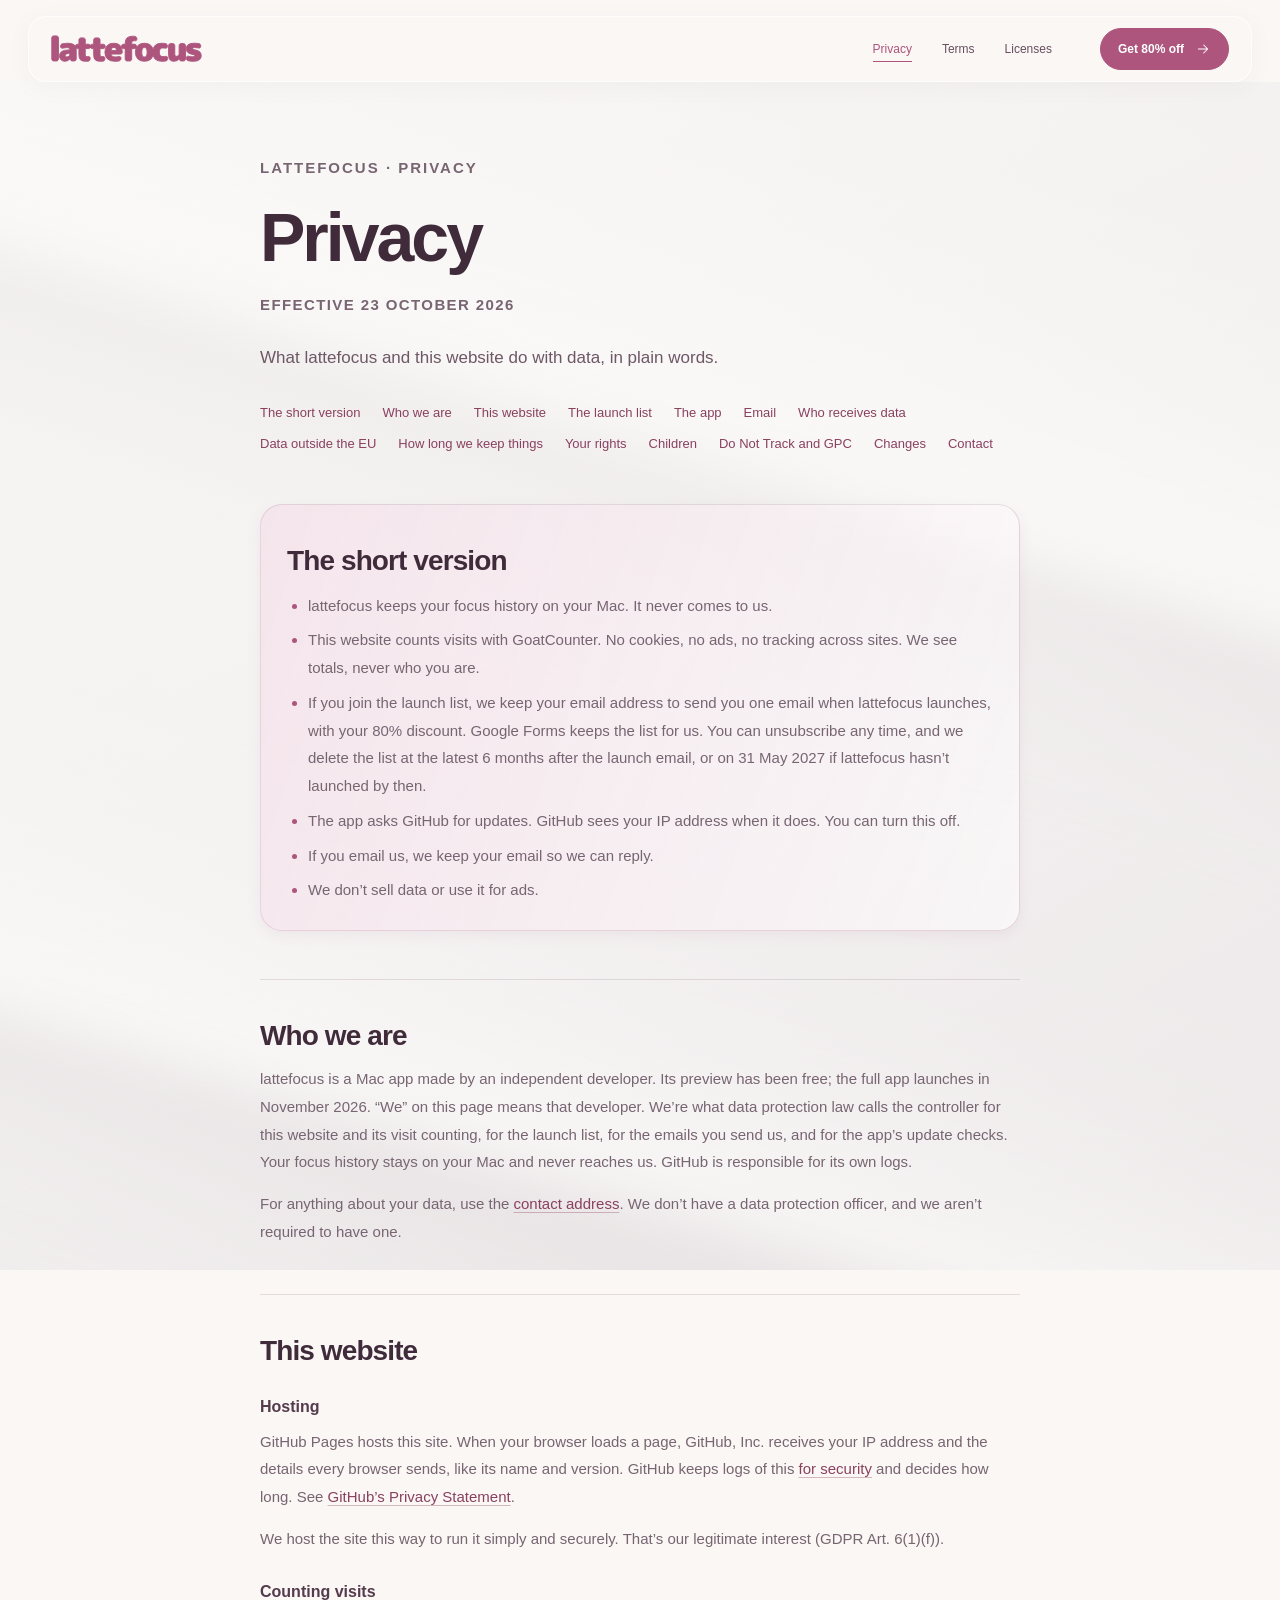
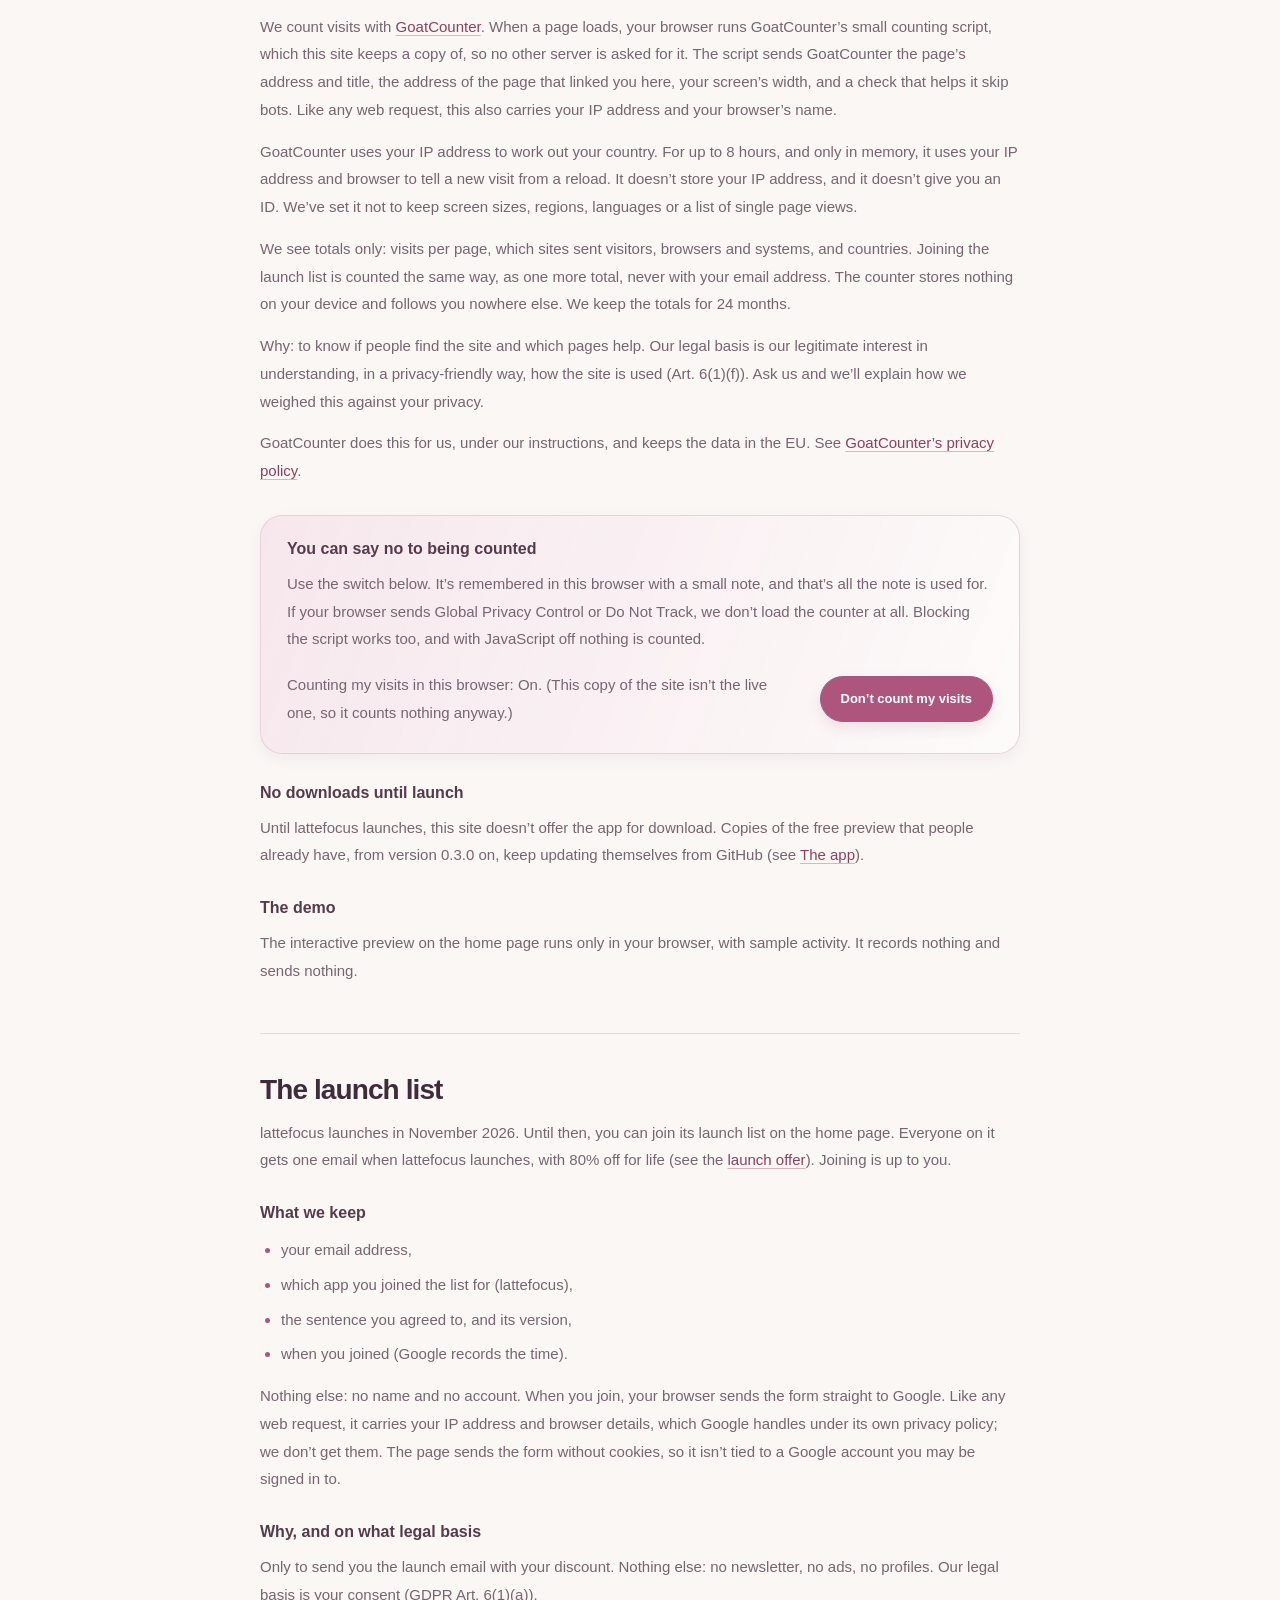
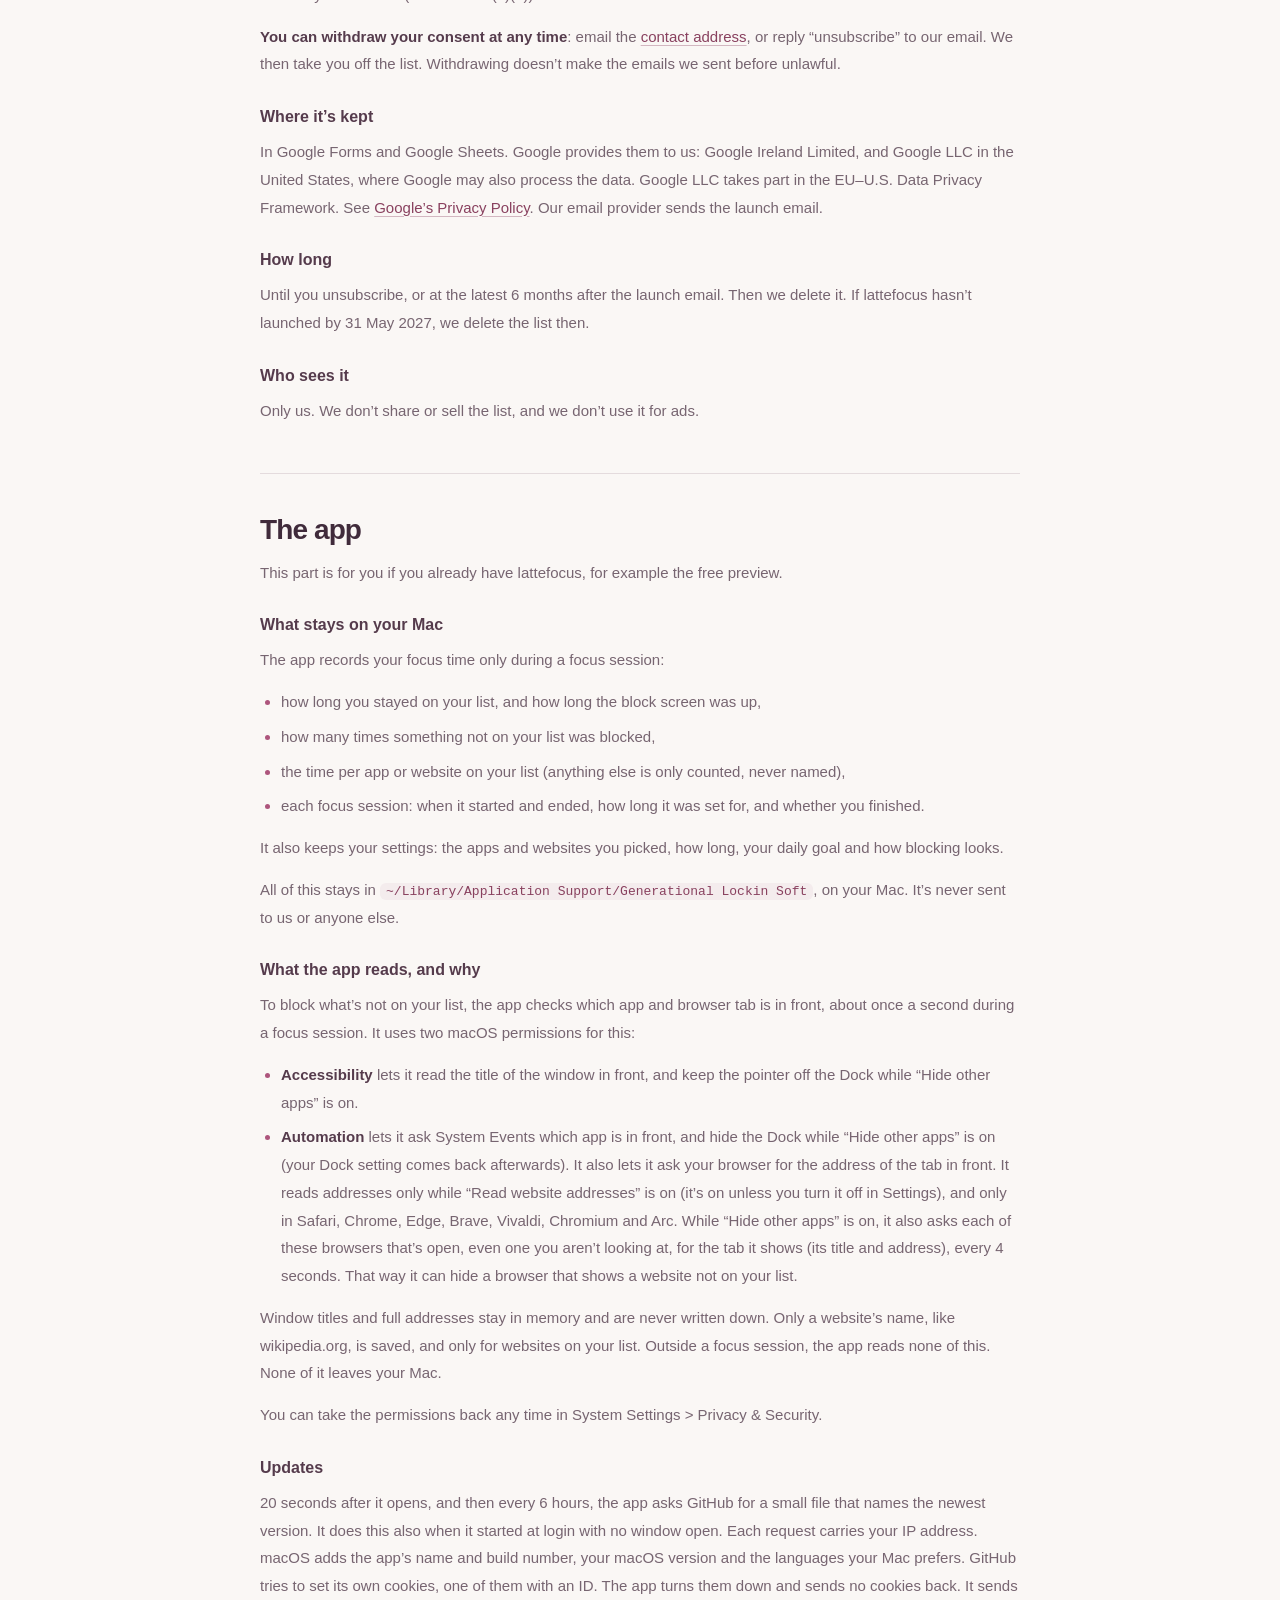
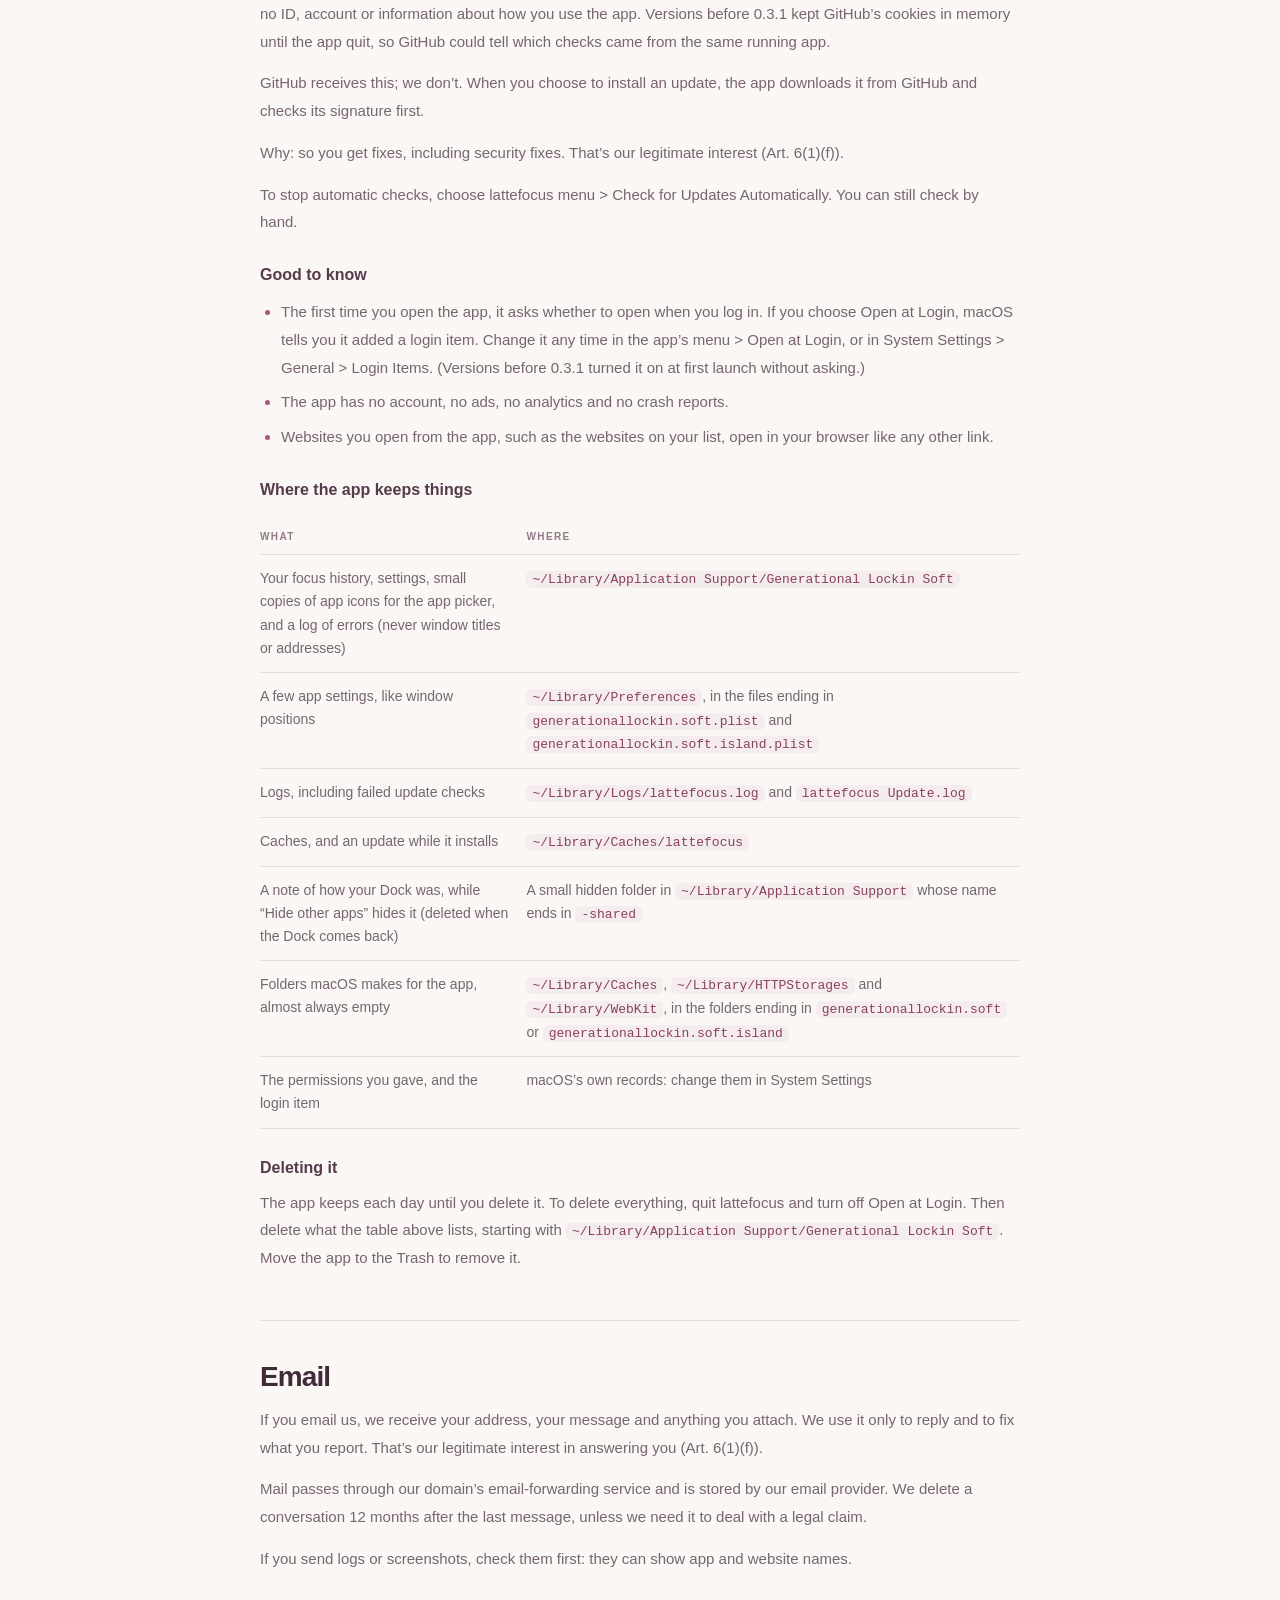
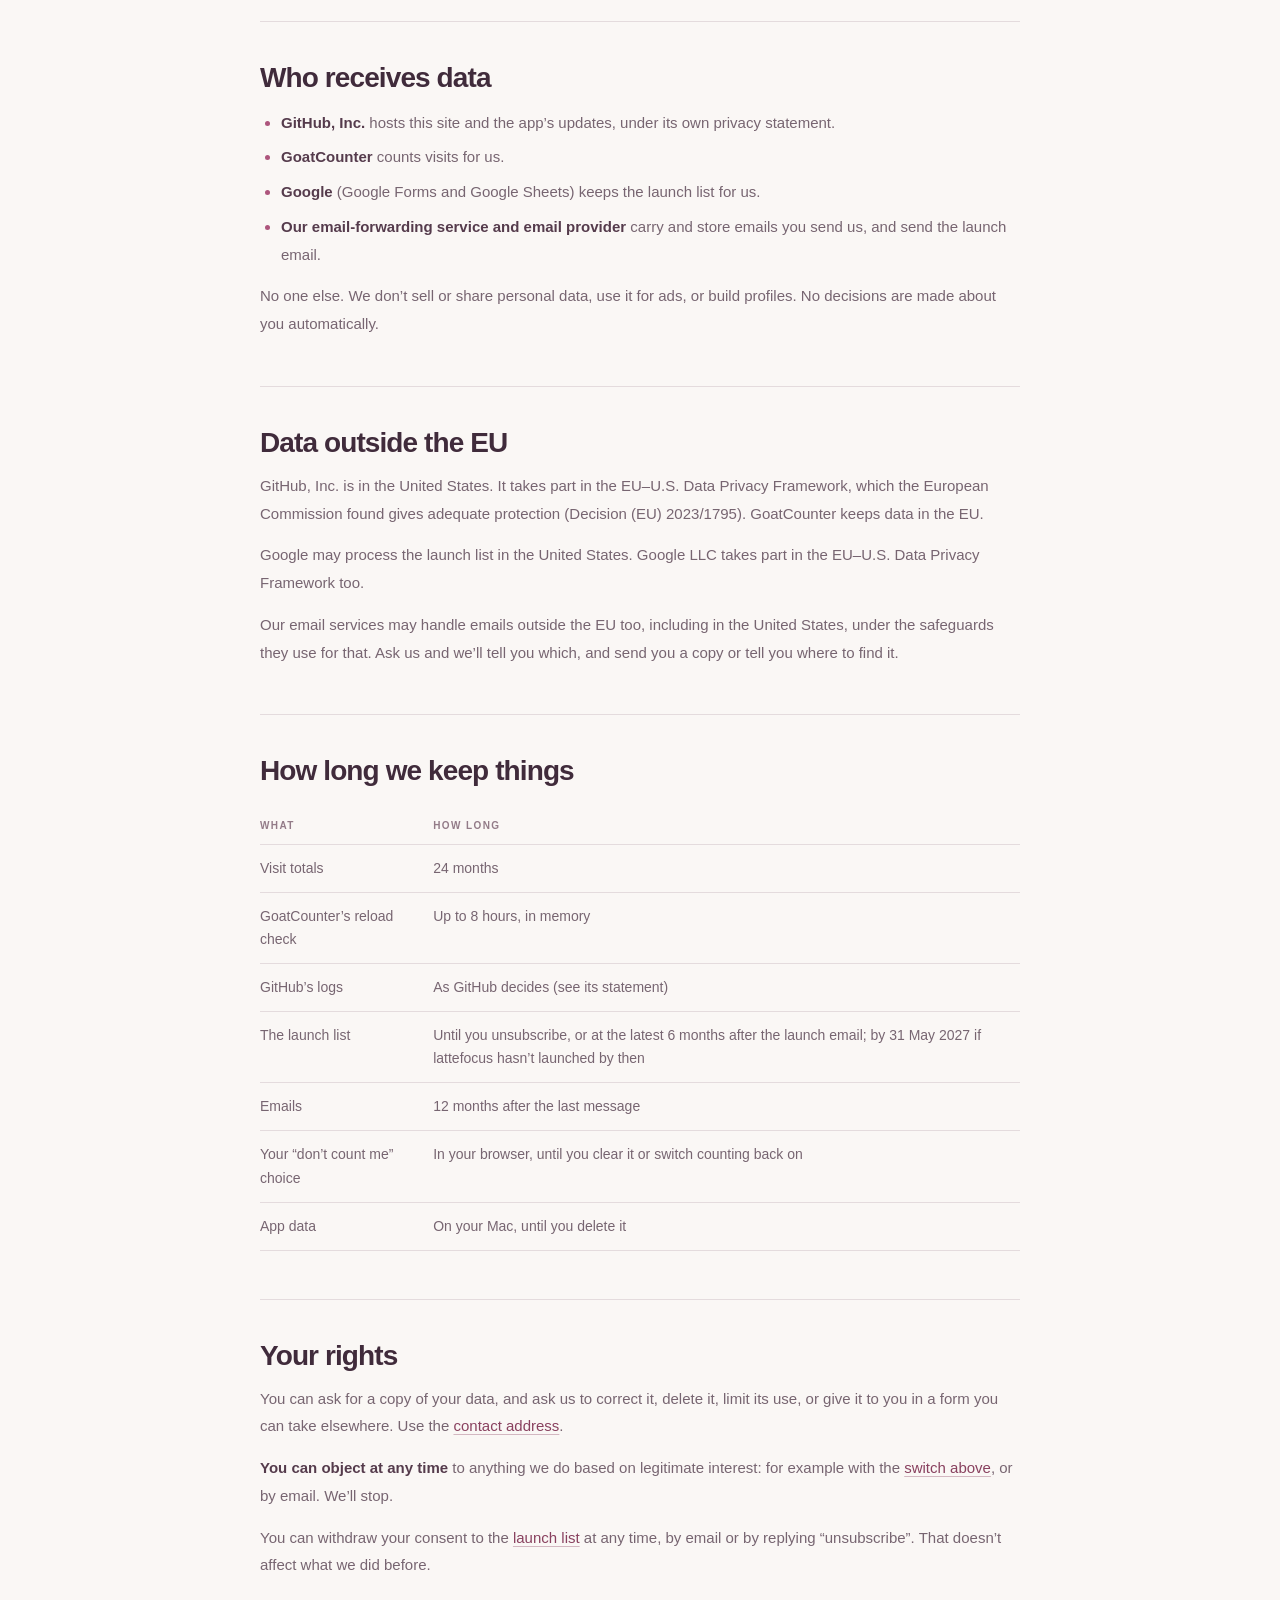
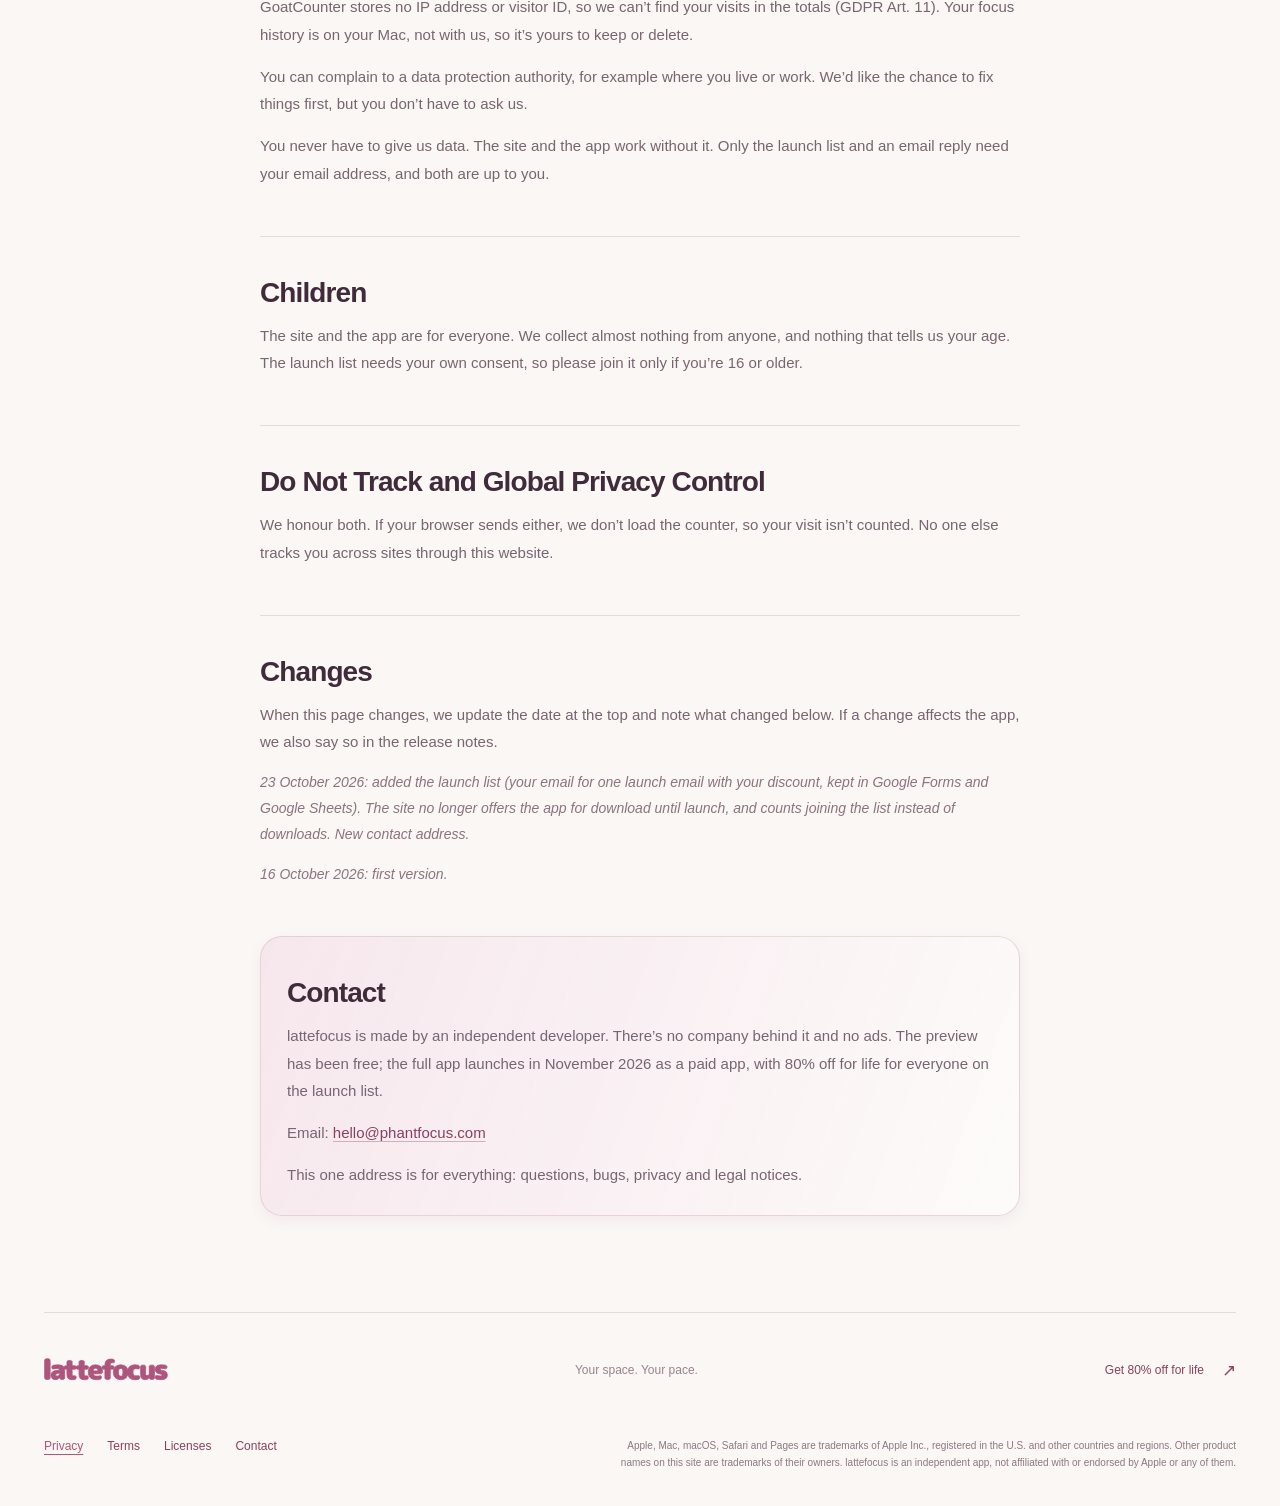
<file: privacy.html>
<!doctype html>
<html lang="en">
<head>
  <meta charset="utf-8">
  <meta name="viewport" content="width=device-width, initial-scale=1">
  <meta name="theme-color" content="#f5f0f1">
  <meta name="description" content="How lattefocus and this website handle data: your focus history stays on your Mac, the site counts visits without cookies, and the launch list keeps your email only for the launch email.">
  <title>Privacy — lattefocus</title>
  <link rel="canonical" href="https://megamind-rgb.github.io/lattefocus/privacy.html">
  <link rel="icon" type="image/svg+xml" href="assets/favicon.svg?v=e3168bb349">
  <link rel="stylesheet" href="style.css?v=520f6d169a">
  <!-- Visit counting (GoatCounter, no cookies): analytics.js, explained on privacy.html. -->
  <script src="analytics.js?v=d5ec0b267b" defer></script>
</head>
<body>
  <svg class="svg-library" aria-hidden="true" xmlns="http://www.w3.org/2000/svg"><defs>
    <symbol id="i-arrow" viewBox="0 0 24 24"><path d="M5 12h14m-6-6 6 6-6 6"/></symbol>
  </defs></svg>

  <a class="skip-link" href="#main">Skip to content</a>
  <header class="site-header wrap">
      <a class="brand" href="index.html" aria-label="lattefocus home"><span class="wordmark" aria-hidden="true"></span></a>
      <nav aria-label="Legal pages"><a href="privacy.html" aria-current="page">Privacy</a><a href="terms.html">Terms</a><a href="licenses.html">Licenses</a></nav>
      <a class="button button-small header-download" href="index.html#join"><span>Get 80% off</span><svg><use href="#i-arrow"/></svg></a>
  </header>

  <div class="silk-stage"><main id="main" class="legal-page wrap"><article class="legal">
    <p class="eyebrow">LATTEFOCUS · PRIVACY</p>
    <h1>Privacy</h1>
    <p class="legal-date">Effective 23 October 2026</p>
    <p class="legal-lead">What lattefocus and this website do with data, in plain words.</p>
    <ul class="legal-toc" aria-label="On this page"><li><a href="#short">The short version</a></li><li><a href="#who">Who we are</a></li><li><a href="#website">This website</a></li><li><a href="#launch-list">The launch list</a></li><li><a href="#app">The app</a></li><li><a href="#email">Email</a></li><li><a href="#recipients">Who receives data</a></li><li><a href="#transfers">Data outside the EU</a></li><li><a href="#retention">How long we keep things</a></li><li><a href="#rights">Your rights</a></li><li><a href="#children">Children</a></li><li><a href="#signals">Do Not Track and GPC</a></li><li><a href="#changes">Changes</a></li><li><a href="#contact">Contact</a></li></ul>

    <section id="short" class="legal-box" aria-labelledby="short-title">
      <h2 id="short-title">The short version</h2>
      <ul>
        <li>lattefocus keeps your focus history on your Mac. It never comes to us.</li>
        <li>This website counts visits with GoatCounter. No cookies, no ads, no tracking across sites. We see totals, never who you are.</li>
        <li>If you join the launch list, we keep your email address to send you one email when lattefocus launches, with your 80% discount. Google Forms keeps the list for us. You can unsubscribe any time, and we delete the list at the latest 6 months after the launch email, or on 31 May 2027 if lattefocus hasn’t launched by then.</li>
        <li>The app asks GitHub for updates. GitHub sees your IP address when it does. You can turn this off.</li>
        <li>If you email us, we keep your email so we can reply.</li>
        <li>We don’t sell data or use it for ads.</li>
      </ul>
    </section>

    <section id="who" aria-labelledby="who-title">
      <h2 id="who-title">Who we are</h2>
      <p>lattefocus is a Mac app made by an independent developer. Its preview has been free; the full app launches in November 2026. “We” on this page means that developer. We’re what data protection law calls the controller for this website and its visit counting, for the launch list, for the emails you send us, and for the app’s update checks. Your focus history stays on your Mac and never reaches us. GitHub is responsible for its own logs.</p>
      <p>For anything about your data, use the <a href="#contact">contact address</a>. We don’t have a data protection officer, and we aren’t required to have one.</p>
    </section>

    <section id="website" aria-labelledby="website-title">
      <h2 id="website-title">This website</h2>
      <h3>Hosting</h3>
      <p>GitHub Pages hosts this site. When your browser loads a page, GitHub, Inc. receives your IP address and the details every browser sends, like its name and version. GitHub keeps logs of this <a href="https://docs.github.com/en/pages/getting-started-with-github-pages/what-is-github-pages">for security</a> and decides how long. See <a href="https://docs.github.com/en/site-policy/privacy-policies/github-general-privacy-statement">GitHub’s Privacy Statement</a>.</p>
      <p>We host the site this way to run it simply and securely. That’s our legitimate interest (GDPR Art. 6(1)(f)).</p>
      <h3>Counting visits</h3>
      <p>We count visits with <a href="https://www.goatcounter.com/">GoatCounter</a>. When a page loads, your browser runs GoatCounter’s small counting script, which this site keeps a copy of, so no other server is asked for it. The script sends GoatCounter the page’s address and title, the address of the page that linked you here, your screen’s width, and a check that helps it skip bots. Like any web request, this also carries your IP address and your browser’s name.</p>
      <p>GoatCounter uses your IP address to work out your country. For up to 8 hours, and only in memory, it uses your IP address and browser to tell a new visit from a reload. It doesn’t store your IP address, and it doesn’t give you an ID. We’ve set it not to keep screen sizes, regions, languages or a list of single page views.</p>
      <p>We see totals only: visits per page, which sites sent visitors, browsers and systems, and countries. Joining the launch list is counted the same way, as one more total, never with your email address. The counter stores nothing on your device and follows you nowhere else. We keep the totals for 24 months.</p>
      <p>Why: to know if people find the site and which pages help. Our legal basis is our legitimate interest in understanding, in a privacy-friendly way, how the site is used (Art. 6(1)(f)). Ask us and we’ll explain how we weighed this against your privacy.</p>
      <p>GoatCounter does this for us, under our instructions, and keeps the data in the EU. See <a href="https://www.goatcounter.com/help/privacy">GoatCounter’s privacy policy</a>.</p>
      <div class="legal-box" id="dont-count">
        <h3>You can say no to being counted</h3>
        <p>Use the switch below. It’s remembered in this browser with a small note, and that’s all the note is used for. If your browser sends Global Privacy Control or Do Not Track, we don’t load the counter at all. Blocking the script works too, and with JavaScript off nothing is counted.</p>
        <div class="count-switch"><p data-counting-status role="status">Counting needs JavaScript. With it off, nothing is counted.</p><button type="button" class="button button-primary" data-counting-toggle hidden>Don’t count my visits</button></div>
      </div>
      <h3>No downloads until launch</h3>
      <p>Until lattefocus launches, this site doesn’t offer the app for download. Copies of the free preview that people already have, from version 0.3.0 on, keep updating themselves from GitHub (see <a href="#app">The app</a>).</p>
      <h3>The demo</h3>
      <p>The interactive preview on the home page runs only in your browser, with sample activity. It records nothing and sends nothing.</p>
    </section>

    <section id="launch-list" aria-labelledby="launch-list-title">
      <h2 id="launch-list-title">The launch list</h2>
      <p>lattefocus launches in November 2026. Until then, you can join its launch list on the home page. Everyone on it gets one email when lattefocus launches, with 80% off for life (see the <a href="terms.html#launch-offer">launch offer</a>). Joining is up to you.</p>
      <h3>What we keep</h3>
      <ul>
        <li>your email address,</li>
        <li>which app you joined the list for (lattefocus),</li>
        <li>the sentence you agreed to, and its version,</li>
        <li>when you joined (Google records the time).</li>
      </ul>
      <p>Nothing else: no name and no account. When you join, your browser sends the form straight to Google. Like any web request, it carries your IP address and browser details, which Google handles under its own privacy policy; we don’t get them. The page sends the form without cookies, so it isn’t tied to a Google account you may be signed in to.</p>
      <h3>Why, and on what legal basis</h3>
      <p>Only to send you the launch email with your discount. Nothing else: no newsletter, no ads, no profiles. Our legal basis is your consent (GDPR Art. 6(1)(a)).</p>
      <p><strong>You can withdraw your consent at any time</strong>: email the <a href="#contact">contact address</a>, or reply “unsubscribe” to our email. We then take you off the list. Withdrawing doesn’t make the emails we sent before unlawful.</p>
      <h3>Where it’s kept</h3>
      <p>In Google Forms and Google Sheets. Google provides them to us: Google Ireland Limited, and Google LLC in the United States, where Google may also process the data. Google LLC takes part in the EU–U.S. Data Privacy Framework. See <a href="https://policies.google.com/privacy">Google’s Privacy Policy</a>. Our email provider sends the launch email.</p>
      <h3>How long</h3>
      <p>Until you unsubscribe, or at the latest 6 months after the launch email. Then we delete it. If lattefocus hasn’t launched by 31 May 2027, we delete the list then.</p>
      <h3>Who sees it</h3>
      <p>Only us. We don’t share or sell the list, and we don’t use it for ads.</p>
    </section>

    <section id="app" aria-labelledby="app-title">
      <h2 id="app-title">The app</h2>
      <p>This part is for you if you already have lattefocus, for example the free preview.</p>
      <h3>What stays on your Mac</h3>
      <p>The app records your focus time only during a focus session:</p>
      <ul>
        <li>how long you stayed on your list, and how long the block screen was up,</li>
        <li>how many times something not on your list was blocked,</li>
        <li>the time per app or website on your list (anything else is only counted, never named),</li>
        <li>each focus session: when it started and ended, how long it was set for, and whether you finished.</li>
      </ul>
      <p>It also keeps your settings: the apps and websites you picked, how long, your daily goal and how blocking looks.</p>
      <p>All of this stays in <code>~/Library/Application Support/Generational Lockin Soft</code>, on your Mac. It’s never sent to us or anyone else.</p>
      <h3>What the app reads, and why</h3>
      <p>To block what’s not on your list, the app checks which app and browser tab is in front, about once a second during a focus session. It uses two macOS permissions for this:</p>
      <ul>
        <li><strong>Accessibility</strong> lets it read the title of the window in front, and keep the pointer off the Dock while “Hide other apps” is on.</li>
        <li><strong>Automation</strong> lets it ask System Events which app is in front, and hide the Dock while “Hide other apps” is on (your Dock setting comes back afterwards). It also lets it ask your browser for the address of the tab in front. It reads addresses only while “Read website addresses” is on (it’s on unless you turn it off in Settings), and only in Safari, Chrome, Edge, Brave, Vivaldi, Chromium and Arc. While “Hide other apps” is on, it also asks each of these browsers that’s open, even one you aren’t looking at, for the tab it shows (its title and address), every 4 seconds. That way it can hide a browser that shows a website not on your list.</li>
      </ul>
      <p>Window titles and full addresses stay in memory and are never written down. Only a website’s name, like wikipedia.org, is saved, and only for websites on your list. Outside a focus session, the app reads none of this. None of it leaves your Mac.</p>
      <p>You can take the permissions back any time in System Settings &gt; Privacy &amp; Security.</p>
      <h3>Updates</h3>
      <p>20 seconds after it opens, and then every 6 hours, the app asks GitHub for a small file that names the newest version. It does this also when it started at login with no window open. Each request carries your IP address. macOS adds the app’s name and build number, your macOS version and the languages your Mac prefers. GitHub tries to set its own cookies, one of them with an ID. The app turns them down and sends no cookies back. It sends no ID, account or information about how you use the app. Versions before 0.3.1 kept GitHub’s cookies in memory until the app quit, so GitHub could tell which checks came from the same running app.</p>
      <p>GitHub receives this; we don’t. When you choose to install an update, the app downloads it from GitHub and checks its signature first.</p>
      <p>Why: so you get fixes, including security fixes. That’s our legitimate interest (Art. 6(1)(f)).</p>
      <p>To stop automatic checks, choose lattefocus menu &gt; Check for Updates Automatically. You can still check by hand.</p>
      <h3>Good to know</h3>
      <ul>
        <li>The first time you open the app, it asks whether to open when you log in. If you choose Open at Login, macOS tells you it added a login item. Change it any time in the app’s menu &gt; Open at Login, or in System Settings &gt; General &gt; Login Items. (Versions before 0.3.1 turned it on at first launch without asking.)</li>
        <li>The app has no account, no ads, no analytics and no crash reports.</li>
        <li>Websites you open from the app, such as the websites on your list, open in your browser like any other link.</li>
      </ul>
      <h3>Where the app keeps things</h3>
      <table class="legal-table stack">
        <thead><tr><th scope="col">What</th><th scope="col">Where</th></tr></thead>
        <tbody>
          <tr><td>Your focus history, settings, small copies of app icons for the app picker, and a log of errors (never window titles or addresses)</td><td><code>~/Library/Application Support/Generational Lockin Soft</code></td></tr>
          <tr><td>A few app settings, like window positions</td><td><code>~/Library/Preferences</code>, in the files ending in <code>generationallockin.soft.plist</code> and <code>generationallockin.soft.island.plist</code></td></tr>
          <tr><td>Logs, including failed update checks</td><td><code>~/Library/Logs/lattefocus.log</code> and <code>lattefocus Update.log</code></td></tr>
          <tr><td>Caches, and an update while it installs</td><td><code>~/Library/Caches/lattefocus</code></td></tr>
          <tr><td>A note of how your Dock was, while “Hide other apps” hides it (deleted when the Dock comes back)</td><td>A small hidden folder in <code>~/Library/Application Support</code> whose name ends in <code>-shared</code></td></tr>
          <tr><td>Folders macOS makes for the app, almost always empty</td><td><code>~/Library/Caches</code>, <code>~/Library/HTTPStorages</code> and <code>~/Library/WebKit</code>, in the folders ending in <code>generationallockin.soft</code> or <code>generationallockin.soft.island</code></td></tr>
          <tr><td>The permissions you gave, and the login item</td><td>macOS’s own records: change them in System Settings</td></tr>
        </tbody>
      </table>
      <h3>Deleting it</h3>
      <p>The app keeps each day until you delete it. To delete everything, quit lattefocus and turn off Open at Login. Then delete what the table above lists, starting with <code>~/Library/Application Support/Generational Lockin Soft</code>. Move the app to the Trash to remove it.</p>
    </section>

    <section id="email" aria-labelledby="email-title">
      <h2 id="email-title">Email</h2>
      <p>If you email us, we receive your address, your message and anything you attach. We use it only to reply and to fix what you report. That’s our legitimate interest in answering you (Art. 6(1)(f)).</p>
      <p>Mail passes through our domain’s email-forwarding service and is stored by our email provider. We delete a conversation 12 months after the last message, unless we need it to deal with a legal claim.</p>
      <p>If you send logs or screenshots, check them first: they can show app and website names.</p>
    </section>

    <section id="recipients" aria-labelledby="recipients-title">
      <h2 id="recipients-title">Who receives data</h2>
      <ul>
        <li><strong>GitHub, Inc.</strong> hosts this site and the app’s updates, under its own privacy statement.</li>
        <li><strong>GoatCounter</strong> counts visits for us.</li>
        <li><strong>Google</strong> (Google Forms and Google Sheets) keeps the launch list for us.</li>
        <li><strong>Our email-forwarding service and email provider</strong> carry and store emails you send us, and send the launch email.</li>
      </ul>
      <p>No one else. We don’t sell or share personal data, use it for ads, or build profiles. No decisions are made about you automatically.</p>
    </section>

    <section id="transfers" aria-labelledby="transfers-title">
      <h2 id="transfers-title">Data outside the EU</h2>
      <p>GitHub, Inc. is in the United States. It takes part in the EU–U.S. Data Privacy Framework, which the European Commission found gives adequate protection (Decision (EU) 2023/1795). GoatCounter keeps data in the EU.</p>
      <p>Google may process the launch list in the United States. Google LLC takes part in the EU–U.S. Data Privacy Framework too.</p>
      <p>Our email services may handle emails outside the EU too, including in the United States, under the safeguards they use for that. Ask us and we’ll tell you which, and send you a copy or tell you where to find it.</p>
    </section>

    <section id="retention" aria-labelledby="retention-title">
      <h2 id="retention-title">How long we keep things</h2>
      <table class="legal-table">
        <thead><tr><th scope="col">What</th><th scope="col">How long</th></tr></thead>
        <tbody>
          <tr><td>Visit totals</td><td>24 months</td></tr>
          <tr><td>GoatCounter’s reload check</td><td>Up to 8 hours, in memory</td></tr>
          <tr><td>GitHub’s logs</td><td>As GitHub decides (see its statement)</td></tr>
          <tr><td>The launch list</td><td>Until you unsubscribe, or at the latest 6 months after the launch email; by 31 May 2027 if lattefocus hasn’t launched by then</td></tr>
          <tr><td>Emails</td><td>12 months after the last message</td></tr>
          <tr><td>Your “don’t count me” choice</td><td>In your browser, until you clear it or switch counting back on</td></tr>
          <tr><td>App data</td><td>On your Mac, until you delete it</td></tr>
        </tbody>
      </table>
    </section>

    <section id="rights" aria-labelledby="rights-title">
      <h2 id="rights-title">Your rights</h2>
      <p>You can ask for a copy of your data, and ask us to correct it, delete it, limit its use, or give it to you in a form you can take elsewhere. Use the <a href="#contact">contact address</a>.</p>
      <p><strong>You can object at any time</strong> to anything we do based on legitimate interest: for example with the <a href="#dont-count">switch above</a>, or by email. We’ll stop.</p>
      <p>You can withdraw your consent to the <a href="#launch-list">launch list</a> at any time, by email or by replying “unsubscribe”. That doesn’t affect what we did before.</p>
      <p>GoatCounter stores no IP address or visitor ID, so we can’t find your visits in the totals (GDPR Art. 11). Your focus history is on your Mac, not with us, so it’s yours to keep or delete.</p>
      <p>You can complain to a data protection authority, for example where you live or work. We’d like the chance to fix things first, but you don’t have to ask us.</p>
      <p>You never have to give us data. The site and the app work without it. Only the launch list and an email reply need your email address, and both are up to you.</p>
    </section>

    <section id="children" aria-labelledby="children-title">
      <h2 id="children-title">Children</h2>
      <p>The site and the app are for everyone. We collect almost nothing from anyone, and nothing that tells us your age. The launch list needs your own consent, so please join it only if you’re 16 or older.</p>
    </section>

    <section id="signals" aria-labelledby="signals-title">
      <h2 id="signals-title">Do Not Track and Global Privacy Control</h2>
      <p>We honour both. If your browser sends either, we don’t load the counter, so your visit isn’t counted. No one else tracks you across sites through this website.</p>
    </section>

    <section id="changes" aria-labelledby="changes-title">
      <h2 id="changes-title">Changes</h2>
      <p>When this page changes, we update the date at the top and note what changed below. If a change affects the app, we also say so in the release notes.</p>
      <p class="legal-changes">23 October 2026: added the launch list (your email for one launch email with your discount, kept in Google Forms and Google Sheets). The site no longer offers the app for download until launch, and counts joining the list instead of downloads. New contact address.</p>
      <p class="legal-changes">16 October 2026: first version.</p>
    </section>

    <!-- The contact address: the one place it is written on this site. Every other page links here (privacy.html#contact). -->
    <section id="contact" class="legal-box" aria-labelledby="contact-title">
      <h2 id="contact-title">Contact</h2>
      <p>lattefocus is made by an independent developer. There’s no company behind it and no ads. The preview has been free; the full app launches in November 2026 as a paid app, with 80% off for life for everyone on the launch list.</p>
      <p>Email: <a href="mailto:hello@phantfocus.com">hello@phantfocus.com</a></p>
      <p>This one address is for everything: questions, bugs, privacy and legal notices.</p>
    </section>
  </article></main></div>

  <footer class="page-footer"><div class="site-footer wrap"><a class="brand" href="index.html" aria-label="lattefocus home"><span class="wordmark" aria-hidden="true"></span></a><p>Your space. Your pace.</p><a href="index.html#join">Get 80% off for life <span>↗</span></a></div><div class="footer-legal wrap"><nav class="legal-links" aria-label="Legal"><a href="privacy.html" aria-current="page">Privacy</a><a href="terms.html">Terms</a><a href="licenses.html">Licenses</a><a href="privacy.html#contact">Contact</a></nav><p class="legal-note">Apple, Mac, macOS, Safari and Pages are trademarks of Apple Inc., registered in the U.S. and other countries and regions. Other product names on this site are trademarks of their owners. lattefocus is an independent app, not affiliated with or endorsed by Apple or any of them.</p></div></footer>
</body>
</html>
</file>
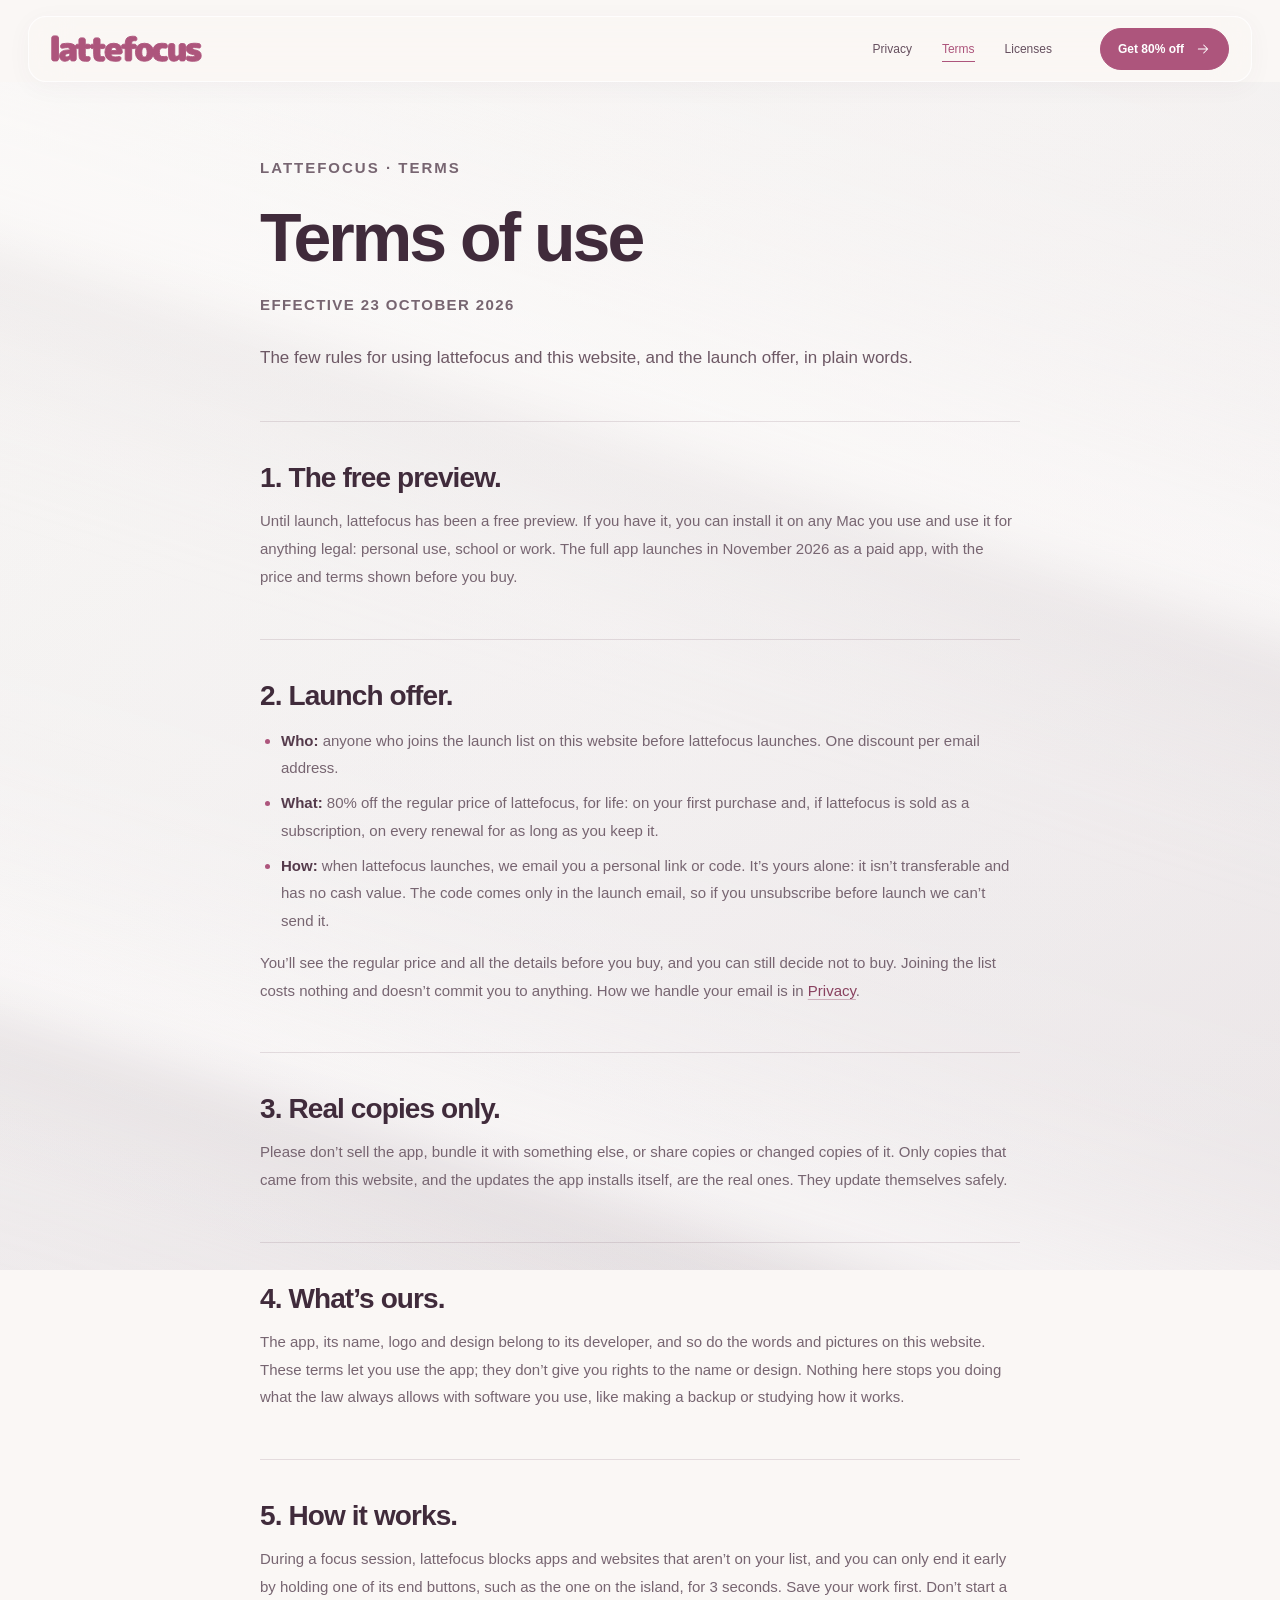
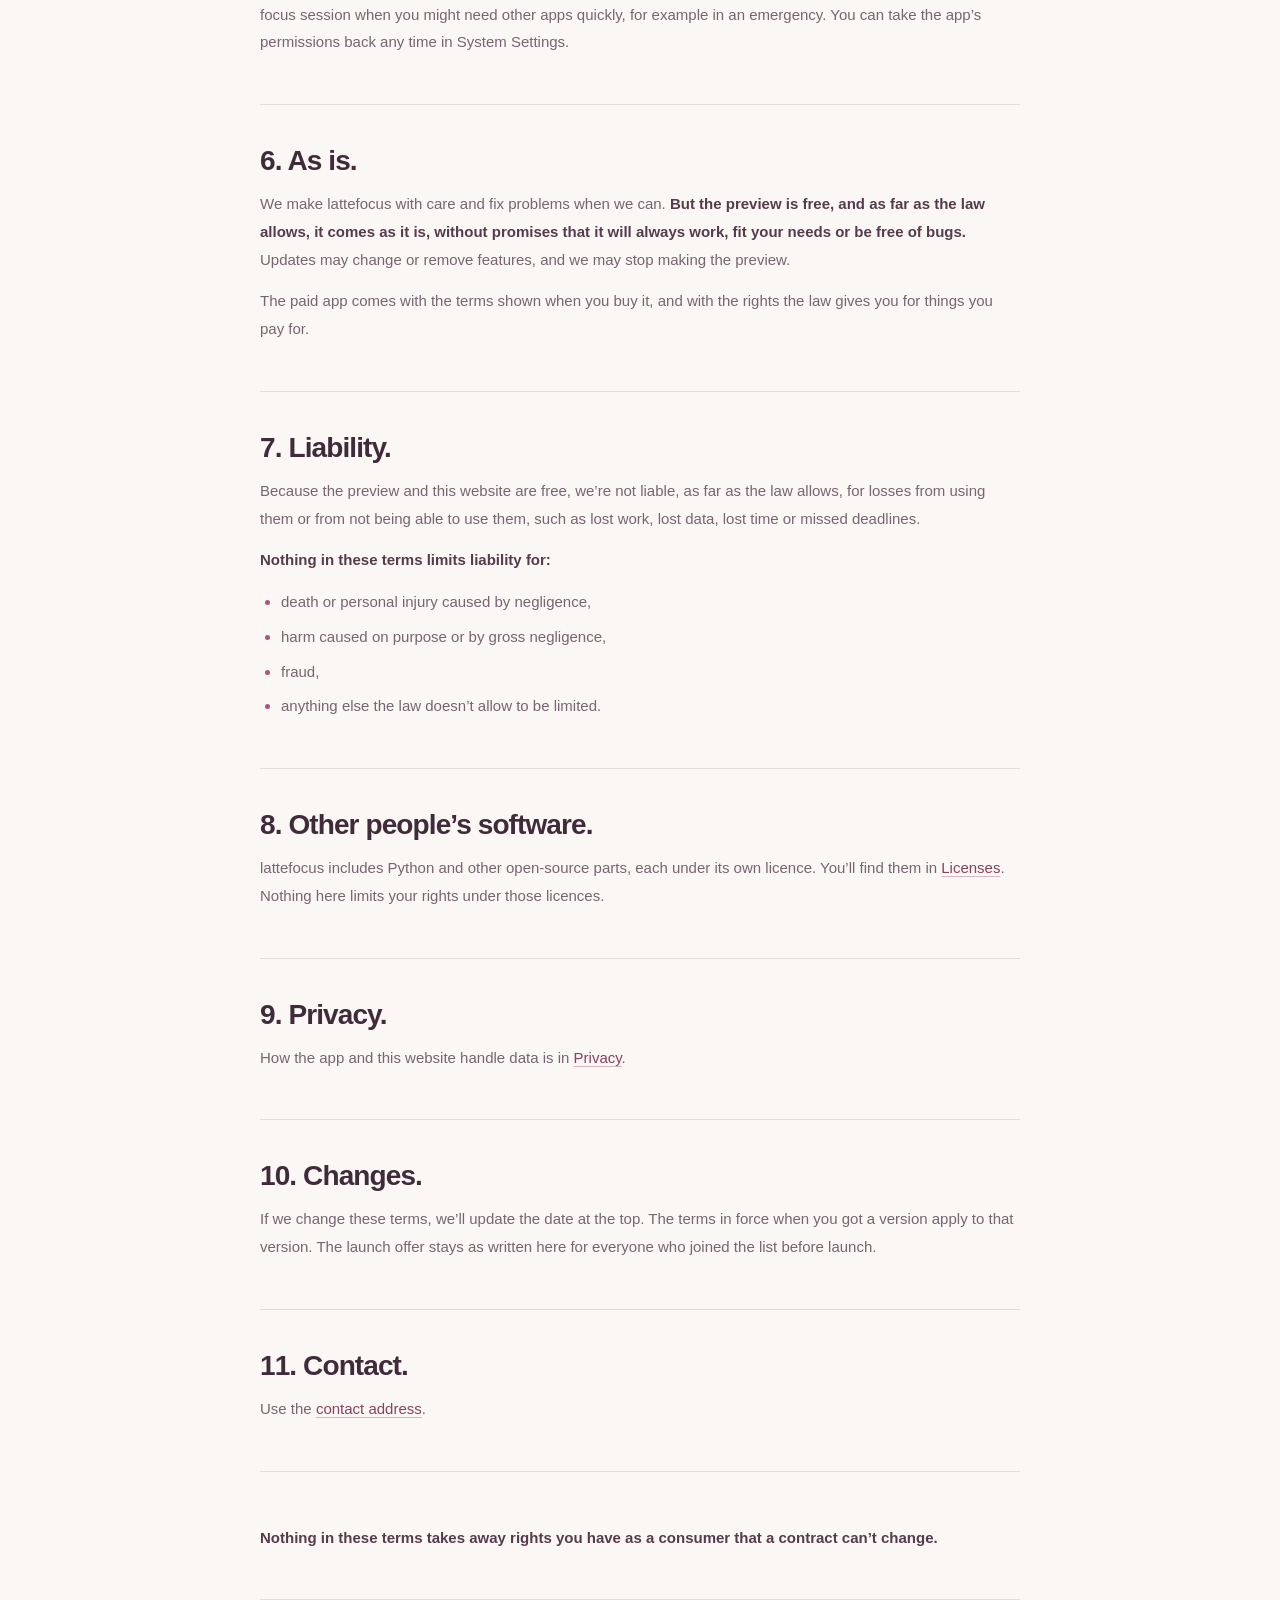
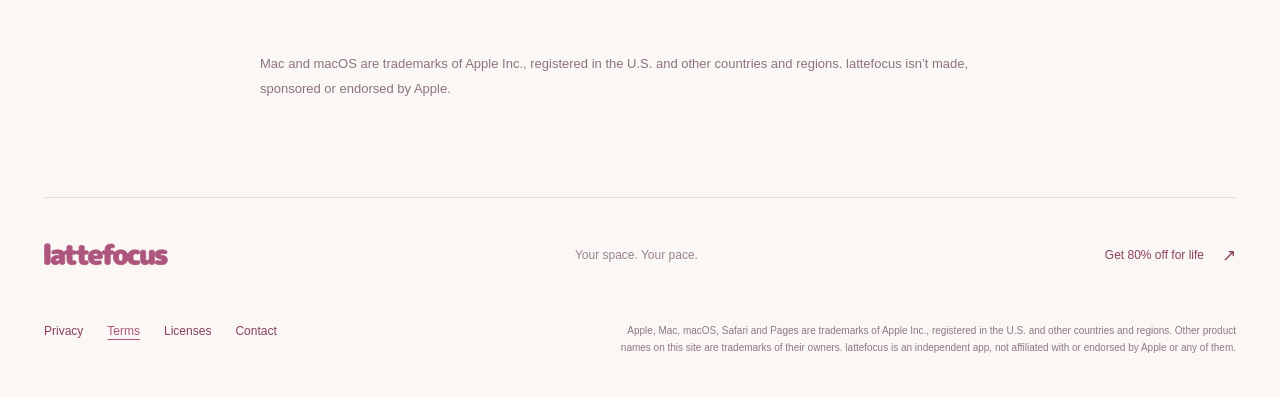
<file: terms.html>
<!doctype html>
<html lang="en">
<head>
  <meta charset="utf-8">
  <meta name="viewport" content="width=device-width, initial-scale=1">
  <meta name="theme-color" content="#f5f0f1">
  <meta name="description" content="The terms for using lattefocus and this website, and the launch offer: 80% off for life for everyone on the launch list.">
  <title>Terms of use — lattefocus</title>
  <link rel="canonical" href="https://megamind-rgb.github.io/lattefocus/terms.html">
  <link rel="icon" type="image/svg+xml" href="assets/favicon.svg?v=e3168bb349">
  <link rel="stylesheet" href="style.css?v=520f6d169a">
  <!-- Visit counting (GoatCounter, no cookies): analytics.js, explained on privacy.html. -->
  <script src="analytics.js?v=d5ec0b267b" defer></script>
</head>
<body>
  <svg class="svg-library" aria-hidden="true" xmlns="http://www.w3.org/2000/svg"><defs>
    <symbol id="i-arrow" viewBox="0 0 24 24"><path d="M5 12h14m-6-6 6 6-6 6"/></symbol>
  </defs></svg>

  <a class="skip-link" href="#main">Skip to content</a>
  <header class="site-header wrap">
      <a class="brand" href="index.html" aria-label="lattefocus home"><span class="wordmark" aria-hidden="true"></span></a>
      <nav aria-label="Legal pages"><a href="privacy.html">Privacy</a><a href="terms.html" aria-current="page">Terms</a><a href="licenses.html">Licenses</a></nav>
      <a class="button button-small header-download" href="index.html#join"><span>Get 80% off</span><svg><use href="#i-arrow"/></svg></a>
  </header>

  <div class="silk-stage"><main id="main" class="legal-page wrap"><article class="legal">
    <p class="eyebrow">LATTEFOCUS · TERMS</p>
    <h1>Terms of use</h1>
    <p class="legal-date">Effective 23 October 2026</p>
    <p class="legal-lead">The few rules for using lattefocus and this website, and the launch offer, in plain words.</p>

    <section id="free" aria-labelledby="free-title">
      <h2 id="free-title">1. The free preview.</h2>
      <p>Until launch, lattefocus has been a free preview. If you have it, you can install it on any Mac you use and use it for anything legal: personal use, school or work. The full app launches in November 2026 as a paid app, with the price and terms shown before you buy.</p>
    </section>

    <section id="launch-offer" aria-labelledby="launch-offer-title">
      <h2 id="launch-offer-title">2. Launch offer.</h2>
      <ul>
        <li><strong>Who:</strong> anyone who joins the launch list on this website before lattefocus launches. One discount per email address.</li>
        <li><strong>What:</strong> 80% off the regular price of lattefocus, for life: on your first purchase and, if lattefocus is sold as a subscription, on every renewal for as long as you keep it.</li>
        <li><strong>How:</strong> when lattefocus launches, we email you a personal link or code. It’s yours alone: it isn’t transferable and has no cash value. The code comes only in the launch email, so if you unsubscribe before launch we can’t send it.</li>
      </ul>
      <p>You’ll see the regular price and all the details before you buy, and you can still decide not to buy. Joining the list costs nothing and doesn’t commit you to anything. How we handle your email is in <a href="privacy.html#launch-list">Privacy</a>.</p>
    </section>

    <section id="share" aria-labelledby="share-title">
      <h2 id="share-title">3. Real copies only.</h2>
      <p>Please don’t sell the app, bundle it with something else, or share copies or changed copies of it. Only copies that came from this website, and the updates the app installs itself, are the real ones. They update themselves safely.</p>
    </section>

    <section id="ours" aria-labelledby="ours-title">
      <h2 id="ours-title">4. What’s ours.</h2>
      <p>The app, its name, logo and design belong to its developer, and so do the words and pictures on this website. These terms let you use the app; they don’t give you rights to the name or design. Nothing here stops you doing what the law always allows with software you use, like making a backup or studying how it works.</p>
    </section>

    <section id="how" aria-labelledby="how-title">
      <h2 id="how-title">5. How it works.</h2>
      <p>During a focus session, lattefocus blocks apps and websites that aren’t on your list, and you can only end it early by holding one of its end buttons, such as the one on the island, for 3 seconds. Save your work first. Don’t start a focus session when you might need other apps quickly, for example in an emergency. You can take the app’s permissions back any time in System Settings.</p>
    </section>

    <section id="as-is" aria-labelledby="as-is-title">
      <h2 id="as-is-title">6. As is.</h2>
      <p>We make lattefocus with care and fix problems when we can. <strong>But the preview is free, and as far as the law allows, it comes as it is, without promises that it will always work, fit your needs or be free of bugs.</strong> Updates may change or remove features, and we may stop making the preview.</p>
      <p>The paid app comes with the terms shown when you buy it, and with the rights the law gives you for things you pay for.</p>
    </section>

    <section id="liability" aria-labelledby="liability-title">
      <h2 id="liability-title">7. Liability.</h2>
      <p>Because the preview and this website are free, we’re not liable, as far as the law allows, for losses from using them or from not being able to use them, such as lost work, lost data, lost time or missed deadlines.</p>
      <p><strong>Nothing in these terms limits liability for:</strong></p>
      <ul>
        <li>death or personal injury caused by negligence,</li>
        <li>harm caused on purpose or by gross negligence,</li>
        <li>fraud,</li>
        <li>anything else the law doesn’t allow to be limited.</li>
      </ul>
    </section>

    <section id="others" aria-labelledby="others-title">
      <h2 id="others-title">8. Other people’s software.</h2>
      <p>lattefocus includes Python and other open-source parts, each under its own licence. You’ll find them in <a href="licenses.html">Licenses</a>. Nothing here limits your rights under those licences.</p>
    </section>

    <section id="privacy" aria-labelledby="privacy-title">
      <h2 id="privacy-title">9. Privacy.</h2>
      <p>How the app and this website handle data is in <a href="privacy.html">Privacy</a>.</p>
    </section>

    <section id="changes" aria-labelledby="changes-title">
      <h2 id="changes-title">10. Changes.</h2>
      <p>If we change these terms, we’ll update the date at the top. The terms in force when you got a version apply to that version. The launch offer stays as written here for everyone who joined the list before launch.</p>
    </section>

    <section id="contact" aria-labelledby="contact-title">
      <h2 id="contact-title">11. Contact.</h2>
      <p>Use the <a href="privacy.html#contact">contact address</a>.</p>
    </section>

    <section aria-label="Your rights as a consumer">
      <p><strong>Nothing in these terms takes away rights you have as a consumer that a contract can’t change.</strong></p>
    </section>

    <section aria-label="Trademarks">
      <p class="legal-fine">Mac and macOS are trademarks of Apple Inc., registered in the U.S. and other countries and regions. lattefocus isn’t made, sponsored or endorsed by Apple.</p>
    </section>
  </article></main></div>

  <footer class="page-footer"><div class="site-footer wrap"><a class="brand" href="index.html" aria-label="lattefocus home"><span class="wordmark" aria-hidden="true"></span></a><p>Your space. Your pace.</p><a href="index.html#join">Get 80% off for life <span>↗</span></a></div><div class="footer-legal wrap"><nav class="legal-links" aria-label="Legal"><a href="privacy.html">Privacy</a><a href="terms.html" aria-current="page">Terms</a><a href="licenses.html">Licenses</a><a href="privacy.html#contact">Contact</a></nav><p class="legal-note">Apple, Mac, macOS, Safari and Pages are trademarks of Apple Inc., registered in the U.S. and other countries and regions. Other product names on this site are trademarks of their owners. lattefocus is an independent app, not affiliated with or endorsed by Apple or any of them.</p></div></footer>
</body>
</html>
</file>
<file: style.css>
:root{--paper:#faf7f5;--ink:#402b3b;--muted:#776571;--rose:#ad557c;--rose-deep:#89415f;--line:rgba(112,77,96,.16);--round:ui-rounded,"SF Pro Rounded",-apple-system,BlinkMacSystemFont,"Segoe UI",sans-serif;--sans:-apple-system,BlinkMacSystemFont,"Segoe UI",sans-serif}
*{box-sizing:border-box}html{scroll-behavior:smooth;scroll-padding-top:34px}body{margin:0;background:var(--paper);color:var(--ink);font-family:var(--sans);font-size:15px;-webkit-font-smoothing:antialiased}a{color:inherit;text-decoration:none}button,input{font:inherit}button,a,input,summary{-webkit-tap-highlight-color:transparent}button{color:inherit;cursor:pointer}button:disabled{cursor:default;opacity:.45}button:focus-visible,a:focus-visible,input:focus-visible,summary:focus-visible{outline:3px solid var(--rose);outline-offset:5px}svg{width:20px;height:20px;fill:none;stroke:currentColor;stroke-width:1.55;stroke-linecap:round;stroke-linejoin:round;flex-shrink:0}.svg-library{position:absolute;width:0;height:0;overflow:hidden}.wrap{width:min(1120px,calc(100% - 80px));margin-inline:auto}.wordmark{display:block;background:var(--rose);mask:url("assets/lattefocus-wordmark.svg?v=a0b0987b85") center/contain no-repeat;-webkit-mask:url("assets/lattefocus-wordmark.svg?v=a0b0987b85") center/contain no-repeat;width:100%;height:100%}.sr-only{position:absolute;width:1px;height:1px;padding:0;margin:-1px;overflow:hidden;clip:rect(0,0,0,0);white-space:nowrap;border:0}.skip-link{position:fixed;left:20px;top:20px;padding:14px;background:var(--paper);z-index:20;transform:translateY(-150%)}.skip-link:focus{transform:translateY(0)}.silk-stage{background:linear-gradient(180deg,rgba(250,247,245,.46),rgba(250,247,245,.08) 75%,var(--paper)),url("assets/lattefocus-background.svg?v=840c46c2b5") center top / 1900px auto no-repeat}.site-header{height:112px;display:flex;align-items:center;justify-content:space-between;gap:28px}.brand{display:block;width:155px;height:33px;flex-shrink:0}.site-header nav{display:flex;gap:33px;margin-left:auto;margin-right:10px;font-size:13px;color:#66505f}.site-header nav a{transition:color .2s}.site-header nav a:hover{color:var(--rose)}.button{display:inline-flex;align-items:center;justify-content:center;gap:11px;font-weight:600;border:1px solid transparent;border-radius:50px;padding:17px 24px;font-size:14px;line-height:20px;transition:background .2s,transform .2s,box-shadow .2s;white-space:nowrap;min-height:54px}.button:hover{transform:translateY(-2px)}.button-small{min-height:42px;padding:10px 17px;background:rgba(255,255,255,.34);border-color:rgba(140,82,112,.22);font-size:12px}.button-small svg{width:16px;height:16px}.button-primary{background:var(--rose);color:#fff;border-color:var(--rose);box-shadow:0 6px 14px rgba(131,63,96,.12)}.button-primary:hover{background:var(--rose-deep);box-shadow:0 8px 24px rgba(131,63,96,.18)}.button-primary .arrow{margin-left:12px;width:17px;height:17px}.hero{text-align:center;padding:55px 0 51px}.eyebrow{font-size:10px;text-transform:uppercase;letter-spacing:2px;font-weight:600;line-height:1.6;margin:0 0 21px;color:var(--rose-deep)}.hero .eyebrow{display:flex;align-items:center;justify-content:center;gap:9px;font-size:10px;letter-spacing:1.8px}.status-dot{width:5px;height:5px;border-radius:50%;background:var(--rose);display:inline-block;box-shadow:0 0 0 4px rgba(173,85,124,.075);flex-shrink:0}h1,h2,h3,p{margin-top:0}h1{font-family:var(--round);font-size:clamp(54px,6.6vw,86px);font-weight:650;line-height:1.04;letter-spacing:-5.1px;margin-bottom:25px}h1 span{color:var(--rose)}.hero-copy{font-size:15px;line-height:1.75;color:var(--muted);margin-bottom:26px}.hero-actions{display:flex;align-items:center;justify-content:center;gap:28px}.text-link{display:inline-flex;align-items:center;gap:13px;font-size:13px;font-weight:550;line-height:1.6;transition:color .2s}.text-link:hover{color:var(--rose)}.text-link span{font-size:19px}.release-note{font-size:10px;letter-spacing:.1px;color:#8c7b85;margin:18px 0 0;line-height:1.6}.release-note span,.download-meta span{margin:0 7px;opacity:.6}.preview-section{max-width:1040px}.preview-caption{display:flex;justify-content:space-between;align-items:center;margin:0 10px 13px;color:#7e6877;font-size:10px;letter-spacing:.4px}.preview-caption>span{display:flex;gap:8px;align-items:center}.preview-caption svg{width:13px;height:13px;transform:rotate(90deg)}.app-window{border-radius:17px;overflow:hidden;background:#efe8ec;border:1px solid rgba(255,255,255,.84);box-shadow:0 40px 70px -34px rgba(107,61,86,.33),0 5px 20px rgba(112,83,99,.07);--app-ink:#402b3b;--app-muted:#75626e;--app-accent:#ad557c;--app-pane:rgba(255,255,255,.32);--app-edge:rgba(255,255,255,.82);color:var(--app-ink)}.window-toolbar{display:flex;align-items:center;justify-content:space-between;height:35px;background:rgba(252,248,250,.68);padding:0 17px;color:var(--app-muted);font-size:9px;border-bottom:1px solid rgba(255,255,255,.75);letter-spacing:.2px}.window-toolbar>span:first-of-type{margin-left:42px}.window-dots{display:flex;gap:6px}.window-dots i{width:8px;height:8px;background:#ddacb6;border:1px solid rgba(124,52,80,.12);border-radius:50%}.window-dots i:nth-child(2){background:#e1c5ab}.window-dots i:nth-child(3){background:#b7c3b0}.demo-tag{font-size:7px;letter-spacing:1.1px;color:var(--app-muted)}.dashboard{padding:14px 36px 19px;background:url("assets/lattefocus-background.svg?v=840c46c2b5") center/cover}.dashboard-heading{position:relative;height:118px;display:flex;justify-content:center;align-items:center}.app-date{position:absolute;top:11px;left:0;font-size:7px;letter-spacing:1.7px;color:var(--app-muted)}.dashboard-brand{width:246px;text-align:center;padding-top:9px}.dashboard-brand .wordmark{height:47px;background:var(--app-accent)}.dashboard-brand p{font-size:9px;line-height:1.6;color:var(--app-muted);margin:5px 0 0}.icon-button{position:absolute;right:0;top:5px;width:30px;height:30px;display:flex;align-items:center;justify-content:center;border:1px solid var(--app-edge);border-radius:50%;background:var(--app-pane)}.icon-button svg{width:14px;height:14px}.metrics{display:grid;grid-template-columns:repeat(3,1fr);gap:12px;margin-bottom:15px}.glass{background:var(--app-pane);border:1px solid var(--app-edge);border-radius:16px;box-shadow:0 5px 14px rgba(142,82,113,.10),inset 0 1px 1px rgba(255,255,255,.1);backdrop-filter:blur(15px);-webkit-backdrop-filter:blur(15px)}.metric{padding:17px 20px 16px;min-height:112px}.metric-label{display:flex;gap:8px;align-items:center;font-size:10px;color:var(--app-muted);margin-bottom:5px}.icon-badge{width:24px;height:24px;background:rgba(183,88,132,.07);color:var(--app-accent);border-radius:50%;display:flex;align-items:center;justify-content:center}.icon-badge svg{width:13px;height:13px}.metric strong{display:block;font-family:var(--round);font-size:29px;font-weight:650;line-height:1.2;letter-spacing:-1px}.metric p{font-size:9px;color:var(--app-muted);margin:5px 0 0}.focus-row{display:grid;grid-template-columns:1.94fr 1fr;gap:12px;margin-bottom:15px}.focus-card{display:grid;grid-template-columns:1.2fr 1fr;padding:21px 15px 24px;min-height:185px}.timer-side{text-align:center;position:relative}.timer-caption{display:flex;justify-content:center;gap:6px;align-items:center;font-size:8px;letter-spacing:.85px;margin:0 0 5px;color:var(--app-muted)}.timer-caption svg{width:12px;height:12px}.timer{font-family:var(--round);font-size:clamp(40px,5vw,63px);font-variant-numeric:tabular-nums;font-weight:400;line-height:1.34;letter-spacing:-2.5px}.durations{display:flex;gap:5px;justify-content:center;margin-top:7px}.durations button{border:1px solid rgba(169,121,145,.15);border-radius:30px;background:rgba(255,255,255,.15);padding:6px 9px;font-size:9px;white-space:nowrap;transition:background .2s}.durations button[aria-pressed=true],.durations button[aria-expanded=true]{background:rgba(173,85,124,.09);border-color:rgba(173,85,124,.55);color:var(--app-accent);font-weight:600}.start-side{text-align:center;padding:1px 0 0 6px;display:flex;flex-direction:column;align-items:center;justify-content:center}.start-side h2{font-family:var(--round);font-size:18px;font-weight:600;line-height:1.35;margin:0 0 14px;letter-spacing:-.4px}.start-focus{display:flex;align-items:center;justify-content:center;gap:4px;padding:9px 19px;border-radius:24px;background:rgba(180,98,137,.075);border:1px solid rgba(173,85,124,.67);color:var(--app-accent);font-size:11px;font-weight:600;width:136px}.start-focus:hover{background:rgba(180,98,137,.16)}.start-focus svg{width:12px;height:12px;fill:currentColor;stroke:none}.start-side p{font-size:8px;color:var(--app-muted);margin:8px 0 0}.reset-focus{background:none;border:0;font-size:9px;color:var(--app-accent);text-decoration:underline;text-underline-offset:3px;margin-top:7px;padding:0}.space-card{padding:21px 20px 18px}.space-card h2,.chart-heading h2{font-size:14px;font-family:var(--round);font-weight:600;letter-spacing:-.25px;margin:0 0 4px}.space-card>p,.chart-heading p{font-size:9px;line-height:1.5;margin:0;color:var(--app-muted)}.app-icons{display:flex;gap:10px;margin:17px 0;min-height:30px;align-items:center}.app-icon{position:relative;display:block;flex-shrink:0;width:31px;height:31px;border-radius:7px;box-shadow:0 2px 5px rgba(39,23,35,.13);overflow:hidden;background:#fff}.pill{display:flex;align-items:center;justify-content:center;gap:7px;border:1px solid rgba(171,118,146,.23);background:rgba(255,255,255,.14);font-size:9px;padding:8px 14px;border-radius:24px;min-height:30px;width:100%}.pill svg{height:12px;width:12px}.pill:hover{background:rgba(255,255,255,.34)}.chart-card{padding:20px 23px 13px}.chart-heading{display:flex;align-items:center;justify-content:space-between;gap:10px}.chart-heading h2{font-size:14px}.chart-periods{display:flex;border-radius:30px;padding:3px;border:1px solid rgba(160,113,137,.15);background:rgba(255,255,255,.14)}.chart-periods button{background:none;border:1px solid transparent;padding:5px 13px;border-radius:18px;font-size:9px;color:var(--app-muted)}.chart-periods button[aria-pressed=true]{background:rgba(173,85,124,.09);border-color:rgba(173,85,124,.3);color:var(--app-accent)}.chart{height:126px;display:flex;gap:12px;align-items:flex-end;justify-content:space-around;padding:19px 3px 0;margin-top:8px;background:repeating-linear-gradient(to top,transparent 0 31px,rgba(149,111,131,.065) 31px 32px);background-size:100% calc(100% - 22px);background-repeat:no-repeat}.chart-column{height:100%;flex:1;max-width:95px;display:flex;align-items:center;justify-content:flex-end;flex-direction:column;position:relative}.chart-bar{width:20px;min-height:3px;border-radius:6px 6px 4px 4px;background:var(--app-accent);opacity:.57;position:relative;transition:height .45s cubic-bezier(.16,1,.3,1),opacity .2s}.chart-column.is-highlight .chart-bar,.chart-column:hover .chart-bar{opacity:1}.chart-value{position:absolute;bottom:calc(100% + 5px);left:50%;transform:translateX(-50%);white-space:nowrap;font-size:8px;opacity:0;color:var(--app-ink);transition:opacity .2s}.chart-column.is-highlight .chart-value,.chart-column:hover .chart-value{opacity:1}.chart-label{height:23px;font-size:8px;color:var(--app-muted);padding-top:9px}.dashboard-foot{display:flex;align-items:center;justify-content:space-between;font-size:8px;color:var(--app-muted);margin-top:16px;gap:10px}.dashboard-foot>span{display:flex;align-items:center;gap:5px}.dashboard-foot svg{width:10px;height:10px}.demo-note{font-size:10px;line-height:1.7;text-align:center;color:#907b88;margin:22px auto 0;max-width:660px}.custom-duration{position:absolute;left:4%;top:100%;width:92%;z-index:3;text-align:left;padding:15px;background:#f9f1f5;border:1px solid rgba(173,85,124,.3);border-radius:13px;box-shadow:0 8px 24px rgba(69,34,52,.17);font-size:10px}.custom-duration label{display:flex;justify-content:space-between;margin-bottom:10px;gap:10px}.custom-duration output{color:var(--rose);font-weight:600}.custom-duration input{width:100%;accent-color:var(--rose);margin:0 0 8px;display:block}.custom-duration button{border:0;background:var(--rose);color:white;font-size:9px;padding:6px 12px;border-radius:20px;display:block;margin-left:auto}.app-window.is-dark{--app-ink:#ffedf4;--app-muted:#c9b6c3;--app-accent:#ffbad8;--app-pane:rgba(90,65,82,.35);--app-edge:rgba(255,220,239,.15);background:#352a33}.is-dark .dashboard{background-image:url("assets/lattefocus-background-dark.svg?v=845834ecdf")}.is-dark .window-toolbar{background:#3e313c;border-bottom-color:rgba(255,220,239,.1)}.is-dark .glass{box-shadow:0 5px 14px rgba(15,5,13,.15)}.is-dark .durations button,.is-dark .pill{background:rgba(255,220,239,.02);border-color:rgba(255,220,239,.2)}.is-dark .durations button[aria-pressed=true],.is-dark .chart-periods button[aria-pressed=true]{background:rgba(255,220,239,.07);border-color:rgba(255,220,239,.38)}.is-dark .start-focus{border-color:rgba(255,186,216,.6)}.is-dark .chart-periods{background:rgba(255,220,239,.03);border-color:rgba(255,220,239,.14)}.is-dark .custom-duration{background:#493440;color:var(--app-ink);border-color:#986a82}.is-dark .custom-duration output{color:#ffbad8}.is-dark .chart{background-image:repeating-linear-gradient(to top,transparent 0 31px,rgba(255,220,239,.05) 31px 32px)}
.ritual-section{padding:125px 0 107px}.section-intro{position:relative}.section-intro h2,.comfort-copy h2,.privacy-section h2,.faq-section h2{font-family:var(--round);font-size:47px;font-weight:600;letter-spacing:-2px;line-height:1.1;margin-bottom:25px}.section-intro h2 span{color:var(--rose)}.section-intro>p:last-child{position:absolute;right:9%;bottom:0;font-size:15px;color:var(--muted);line-height:1.85;margin-bottom:7px}.ritual-grid{display:grid;grid-template-columns:repeat(3,1fr);gap:53px;margin-top:53px}.step-top{display:flex;justify-content:space-between;align-items:center;border-top:1px solid var(--line);padding-top:20px;color:var(--rose);margin-bottom:32px}.step-top span{font-size:10px;letter-spacing:1px;color:#9c8190}.step-top svg{width:23px;height:23px;stroke-width:1.2}.ritual-grid h3{font-family:var(--round);font-size:18px;font-weight:600;letter-spacing:-.5px;margin-bottom:13px}.ritual-grid p{font-size:13px;line-height:1.85;max-width:280px;color:var(--muted);margin:0}.comfort-section{overflow:hidden;background:#f0e7eb;border-top:1px solid rgba(180,139,159,.12);border-bottom:1px solid rgba(180,139,159,.12)}.comfort-inner{min-height:480px;display:grid;grid-template-columns:1fr 1.1fr;gap:70px;align-items:center;padding-block:83px}.comfort-copy h2{font-size:39px;letter-spacing:-1.7px;line-height:1.15;margin-bottom:21px}.comfort-copy>p:not(.eyebrow){font-size:13px;line-height:1.85;color:var(--muted);max-width:330px;margin-bottom:25px}.comfort-copy .text-link{color:var(--rose-deep);font-size:12px}.comfort-copy .text-link svg{width:15px;height:15px}.appearance-art{height:300px;position:relative}.appearance-light,.appearance-dark{position:absolute;width:285px;height:256px;padding:25px;border-radius:19px;background:url("assets/lattefocus-background.svg?v=840c46c2b5") center/cover;box-shadow:0 20px 38px -20px rgba(92,56,77,.35);border:1px solid rgba(255,255,255,.7);transform:rotate(-7deg);left:0;top:-2px}.appearance-light .wordmark,.appearance-dark .wordmark{width:120px;height:24px}.appearance-light>p,.appearance-dark>p{font-size:9px;margin:11px 0 23px;color:var(--muted)}.mini-timer{font-family:var(--round);font-variant-numeric:tabular-nums;font-size:53px;letter-spacing:-2px;margin-bottom:17px}.mini-pill{display:inline-flex;padding:8px 13px;font-size:8px;border:1px solid rgba(173,85,124,.28);border-radius:40px}.appearance-light>svg,.appearance-dark>svg{position:absolute;right:23px;top:27px;width:16px;height:16px}.appearance-dark{color:#ffedf4;background-image:url("assets/lattefocus-background-dark.svg?v=845834ecdf");transform:rotate(7deg);left:auto;right:-3px;top:43px;border-color:rgba(255,220,239,.17);box-shadow:0 25px 45px -25px rgba(39,15,30,.5)}.appearance-dark .wordmark{background:#ffbad8}.appearance-dark>p{color:#d0b6c7}.appearance-dark .mini-pill{border-color:rgba(255,220,239,.22)}.privacy-section{padding:86px 0;display:grid;grid-template-columns:82px 1fr auto;align-items:center;gap:25px}.privacy-symbol{height:65px;width:65px;border-radius:50%;background:#f0e4eb;display:flex;align-items:center;justify-content:center;color:var(--rose)}.privacy-symbol svg{width:26px;height:26px;stroke-width:1.3}.privacy-section .eyebrow{font-size:9px;margin-bottom:12px}.privacy-section h2{font-size:32px;letter-spacing:-1.1px;margin-bottom:13px}.privacy-section p:not(.eyebrow){font-size:12px;color:var(--muted);line-height:1.8;margin:0}.privacy-note{font-family:var(--round);font-size:15px;line-height:1.6;text-align:right;color:#a28797;padding-left:30px}.download-section{padding:7px 0 0}.download-card{border:1px solid rgba(226,199,213,.7);background:linear-gradient(110deg,rgba(244,220,231,.77),rgba(246,232,239,.35)),url("assets/lattefocus-background.svg?v=840c46c2b5") center/cover;border-radius:24px;display:grid;grid-template-columns:1.1fr 1fr;gap:70px;padding:62px 61px}.download-copy .eyebrow{font-size:9px}.download-copy h2{font-family:var(--round);font-size:39px;letter-spacing:-1.8px;font-weight:600;line-height:1.15;margin-bottom:15px}.download-copy>p:not(.eyebrow):not(.download-meta){font-size:13px;color:var(--muted);margin-bottom:27px}.download-copy .button{font-size:12px;padding:13px 18px;min-height:48px}.download-copy .button svg{width:17px;height:17px}.download-meta{font-size:9px;color:var(--muted);margin:14px 0 0}.install-guide{padding-top:1px}.guide-label{font-size:8px;letter-spacing:1.5px;color:#927788;margin-bottom:28px}.install-guide ol{list-style:none;margin:0;padding:0;display:flex;flex-direction:column;gap:21px}.install-guide li{display:flex;align-items:flex-start;gap:13px}.install-guide li>span{display:flex;align-items:center;justify-content:center;width:25px;height:25px;border:1px solid rgba(151,97,125,.25);background:rgba(255,255,255,.22);border-radius:50%;font-size:10px;color:var(--rose-deep);flex-shrink:0}.install-guide h3{font-size:12px;font-weight:600;margin:1px 0 5px}.install-guide li p{font-size:11px;color:var(--muted);line-height:1.5;margin:0}.build-note{font-size:9px!important;line-height:1.75!important;color:#8f7785!important;margin:24px 0 0!important}.build-note a{text-decoration:underline;text-underline-offset:3px;white-space:nowrap;color:var(--rose-deep)}.faq-section{display:grid;grid-template-columns:1fr 1.4fr;gap:50px;padding-top:112px;padding-bottom:90px}.faq-section h2{font-size:36px;letter-spacing:-1.4px}.faq-section .eyebrow{font-size:9px;margin-bottom:18px}.faq-list{border-top:1px solid var(--line)}details{border-bottom:1px solid var(--line)}summary{display:flex;align-items:center;justify-content:space-between;gap:20px;padding:23px 0;font-size:12px;font-weight:500;cursor:pointer;list-style:none;line-height:1.5}summary::-webkit-details-marker{display:none}summary>span{color:var(--rose);font-size:21px;font-weight:300;line-height:1;transition:transform .2s}details[open] summary>span{transform:rotate(45deg)}details p{font-size:12px;color:var(--muted);line-height:1.85;margin:0 25px 22px 0}.site-footer{min-height:108px;border-top:1px solid var(--line);display:flex;align-items:center;justify-content:space-between;gap:20px}.site-footer .brand{width:124px;height:26px}.site-footer p{font-size:11px;color:#9a8290;margin:0}.site-footer>a:last-child{font-size:10px;color:var(--rose-deep);display:flex;gap:18px;align-items:center}.site-footer>a:last-child span{font-size:17px}dialog{border:1px solid rgba(255,255,255,.9);background:#faf4f7;border-radius:25px;padding:35px;max-width:min(440px,calc(100% - 32px));color:var(--ink);box-shadow:0 24px 90px rgba(59,24,46,.2)}dialog::backdrop{background:rgba(51,30,43,.25);backdrop-filter:blur(5px)}dialog form{position:relative}dialog .eyebrow{font-size:8px;padding-right:20px;margin-bottom:14px}dialog h2{font-family:var(--round);font-size:30px;letter-spacing:-1px;margin-bottom:12px}dialog p:not(.eyebrow){font-size:12px;line-height:1.7;color:var(--muted)}.dialog-close{position:absolute;top:-22px;right:-18px;border:0;background:none;font-size:26px;font-weight:300;color:var(--muted);padding:5px}dialog fieldset{border:0;padding:0;margin:25px 0;display:grid;gap:12px}dialog fieldset label{display:grid;grid-template-columns:22px 1fr;column-gap:8px;row-gap:3px;padding:11px;border:1px solid var(--line);border-radius:12px;cursor:pointer}dialog input{grid-row:1/3;align-self:center;accent-color:var(--rose);width:15px;height:15px}dialog label span{font-size:13px;font-weight:550}dialog label small{font-size:10px;color:var(--muted)}.dialog-note{font-size:10px!important}dialog .button{width:100%;font-size:12px;margin-top:5px}.toast{position:fixed;bottom:24px;left:50%;transform:translateX(-50%);border:1px solid rgba(255,255,255,.75);background:#fff8fc;box-shadow:0 5px 30px rgba(73,33,57,.17);border-radius:14px;padding:15px 24px;color:var(--rose-deep);font-size:12px;line-height:1.6;z-index:20;max-width:calc(100vw - 40px);width:max-content}*[hidden]{display:none!important}
@media(min-width:1500px){.hero{padding-top:72px;padding-bottom:62px}.site-header{height:120px}}
@media(max-width:1050px){.wrap{width:calc(100% - 56px)}.dashboard{padding-inline:25px}.focus-card{padding-inline:8px}.durations button{padding:6px 7px;font-size:8px}.timer{font-size:54px}.space-card{padding-inline:16px}.comfort-inner{gap:30px;grid-template-columns:1fr 1fr}.appearance-light,.appearance-dark{width:240px;height:240px}.appearance-dark{right:-5px}.appearance-light{left:-10px}.download-card{padding:48px;gap:40px}.download-copy h2{font-size:34px}.ritual-grid{gap:30px}}
@media(max-width:800px){.site-header nav{gap:20px;font-size:12px;margin:0}.brand{width:133px;height:28px}.site-header{gap:15px;height:90px}.header-download{padding:9px 13px}.header-download svg{display:none}.hero{padding-top:47px;padding-bottom:48px}h1{font-size:68px;letter-spacing:-4px}.dashboard{padding-inline:18px}.dashboard-heading{height:110px}.dashboard-brand{width:210px}.dashboard-brand .wordmark{height:43px}.app-date{font-size:6px;letter-spacing:1px}.metric{padding:14px}.metric strong{font-size:26px}.metric-label{font-size:9px;gap:5px}.focus-row{grid-template-columns:1.85fr 1fr;gap:10px}.focus-card{padding:18px 9px;grid-template-columns:1fr}.timer-side{padding-right:0}.timer{font-size:51px;line-height:1.2}.durations{margin-top:4px}.durations button{font-size:8px;padding:6px 10px}.start-side{display:grid;grid-template-columns:1fr 1fr;gap:7px;margin-top:14px;padding:0 8px}.start-side h2{font-size:13px;margin:0}.start-focus{width:100%;font-size:10px;padding:8px 9px}.start-side p{grid-column:1/3;margin-top:0}.reset-focus{grid-column:1/3;margin:0}.space-card{display:flex;flex-direction:column;justify-content:center}.space-card h2{font-size:13px}.space-card .pill{font-size:8px;padding:7px}.app-icons{gap:8px;margin-block:21px}.chart-card{padding:18px}.section-intro>p:last-child{right:0}.ritual-section{padding:90px 0}.section-intro h2{font-size:43px}.ritual-grid{gap:22px;margin-top:40px}.ritual-grid h3{font-size:16px;line-height:1.4}.ritual-grid p{font-size:12px}.comfort-inner{padding-block:67px;min-height:430px}.comfort-copy h2{font-size:30px;letter-spacing:-1px}.comfort-copy>p:not(.eyebrow){font-size:12px}.appearance-art{height:270px}.appearance-light,.appearance-dark{width:205px;height:223px;padding:20px}.appearance-light{left:5px;top:-10px}.appearance-dark{right:-10px;top:66px}.appearance-light .wordmark,.appearance-dark .wordmark{width:110px;height:23px}.appearance-light>svg,.appearance-dark>svg{right:18px;top:24px;width:12px;height:12px}.mini-timer{font-size:45px;margin-bottom:12px}.mini-pill{font-size:7px;padding:7px 8px}.privacy-section{grid-template-columns:60px 1fr;padding-block:65px;gap:20px}.privacy-symbol{width:52px;height:52px}.privacy-note{display:none}.privacy-section h2{font-size:29px}.download-card{padding:38px;gap:28px;grid-template-columns:1fr 1fr}.download-copy h2{font-size:29px;letter-spacing:-1px}.download-copy .button{font-size:11px;padding-inline:13px;gap:7px}.download-copy .button .arrow{margin-left:6px}.guide-label{margin-bottom:23px}.install-guide ol{gap:18px}.install-guide li{gap:10px}.install-guide h3{font-size:11px}.install-guide li p{font-size:10px}.faq-section{gap:30px;padding-block:85px;grid-template-columns:1fr 1.7fr}.faq-section h2{font-size:31px}.faq-list summary{font-size:11px}}
@media(max-width:600px){.wrap{width:calc(100% - 36px)}.site-header{height:84px}.site-header nav{display:none}.brand{width:127px;height:27px}.header-download{font-size:10px;padding:8px 11px;min-height:36px}.hero{padding:38px 0 37px}.hero .eyebrow{font-size:8px;letter-spacing:1.4px;margin-bottom:20px}h1{font-size:56px;letter-spacing:-3.4px;line-height:1.07;margin-bottom:20px}.hero-copy{font-size:12px;line-height:1.85;margin-bottom:23px}.hero-actions{gap:20px}.hero-actions .button{font-size:11px;padding:12px 15px;min-height:46px;gap:7px}.hero-actions .button .arrow{margin-left:4px;width:15px}.hero-actions .button svg{width:17px;height:17px}.hero-actions .text-link{font-size:10px;gap:8px}.release-note{font-size:8px;margin-top:16px}.release-note span{margin:0 4px}.preview-caption{font-size:8px;margin-inline:3px;margin-bottom:11px}.preview-caption>span{gap:6px}.preview-caption .status-dot{width:4px;height:4px}.app-window{border-radius:13px}.window-toolbar{height:28px;padding:0 11px;font-size:8px}.demo-tag{font-size:6px;letter-spacing:.6px}.window-toolbar>span:first-of-type{margin-left:30px}.window-dots{gap:4px}.window-dots i{width:6px;height:6px}.dashboard{padding:10px 12px 15px}.dashboard-heading{height:103px}.app-date{top:5px;font-size:5px;letter-spacing:.7px}.icon-button{width:26px;height:26px;top:0}.icon-button svg{height:12px;width:12px}.dashboard-brand{width:183px;padding-top:16px}.dashboard-brand .wordmark{height:36px}.dashboard-brand p{font-size:7px;margin-top:5px}.metrics{gap:7px;margin-bottom:9px}.metric{padding:11px 9px;border-radius:11px;min-height:92px}.metric-label{font-size:7px;gap:4px;margin-bottom:7px;white-space:nowrap}.icon-badge{width:16px;height:16px}.icon-badge svg{width:10px;height:10px}.metric strong{font-size:22px;letter-spacing:-.7px}.metric p{font-size:6px;margin-top:4px}.focus-row{grid-template-columns:1fr;gap:9px;margin-bottom:9px}.glass{border-radius:12px}.focus-card{grid-template-columns:1.17fr 1fr;padding:20px 8px 18px;min-height:158px}.timer-caption{font-size:6px;gap:4px;letter-spacing:.7px}.timer-caption svg{width:10px;height:10px}.timer{font-size:45px;letter-spacing:-1.8px;line-height:1.45}.durations{gap:3px;margin-top:4px}.durations button{font-size:6px;padding:6px 6px}.start-side{display:flex;flex-direction:column;gap:0;justify-content:center;margin:0;padding:0 3px 0 8px}.start-side h2{font-size:16px;margin:0 0 12px;line-height:1.35;letter-spacing:-.35px}.start-focus{font-size:9px;padding:8px 9px;width:111px}.start-focus svg{width:10px;height:10px}.start-side p{font-size:6px;margin-top:7px}.reset-focus{font-size:7px;margin-top:6px}.space-card{display:grid;grid-template-columns:1fr auto;gap:2px;padding:17px 16px;align-items:center}.space-card h2{font-size:12px;grid-column:1;grid-row:1}.space-card>p{font-size:8px;grid-column:1;grid-row:2}.app-icons{grid-column:2;grid-row:1/3;margin:0;gap:7px;min-height:27px}.app-icon{width:26px;height:26px;border-radius:6px}.space-card .pill{grid-column:1/3;max-width:none;width:auto;font-size:8px;padding:7px;margin-top:12px;min-height:28px}.chart-card{padding:16px 13px 10px}.chart-heading h2{font-size:12px}.chart-heading p{font-size:7px}.chart-periods{padding:2px}.chart-periods button{font-size:7px;padding:5px 8px}.chart{height:111px;padding-top:19px;gap:7px;margin-top:4px}.chart-bar{width:15px;border-radius:5px 5px 3px 3px}.chart-value{font-size:7px}.chart-label{font-size:6px;height:20px;padding-top:8px}.dashboard-foot{font-size:6px;margin-top:14px;gap:7px}.dashboard-foot svg{width:9px;height:9px}.demo-note{font-size:8px;line-height:1.8;margin:17px 12px 0}.ritual-section{padding-top:76px;padding-bottom:64px}.eyebrow{font-size:8px;letter-spacing:1.7px;margin-bottom:18px}.section-intro h2{font-size:40px;letter-spacing:-1.8px;margin-bottom:19px}.section-intro>p:last-child{position:static;font-size:12px;line-height:1.8;margin:0}.ritual-grid{grid-template-columns:1fr;gap:29px;margin-top:33px}.step-top{padding-top:15px;margin-bottom:18px}.step-top span{font-size:9px}.step-top svg{width:22px;height:22px}.ritual-grid h3{font-size:17px;margin-bottom:8px}.ritual-grid p{font-size:12px;max-width:100%;line-height:1.8}.comfort-inner{grid-template-columns:1fr;padding-block:51px 43px;gap:45px}.comfort-copy h2{font-size:33px;letter-spacing:-1.3px}.comfort-copy>p:not(.eyebrow){max-width:310px;line-height:1.8;margin-bottom:19px}.comfort-copy .text-link{font-size:11px}.appearance-art{height:291px;max-width:340px;width:100%;margin:auto}.appearance-light,.appearance-dark{width:222px;height:228px;padding:23px}.appearance-light{left:5px;top:0}.appearance-dark{right:0;top:44px}.appearance-light>p,.appearance-dark>p{font-size:8px}.appearance-light>svg,.appearance-dark>svg{top:26px;right:24px}.mini-timer{font-size:48px}.mini-pill{font-size:7px;padding:7px 10px}.privacy-section{padding-block:59px;grid-template-columns:45px 1fr;gap:16px}.privacy-symbol{width:43px;height:43px}.privacy-symbol svg{width:22px;height:22px}.privacy-section .eyebrow{font-size:7px;letter-spacing:1.2px;margin-bottom:9px}.privacy-section h2{font-size:26px;letter-spacing:-1px;margin-bottom:10px}.privacy-section p:not(.eyebrow){font-size:10px;line-height:1.8}.privacy-section p br{display:none}.download-section{width:calc(100% - 24px);padding:0}.download-card{grid-template-columns:1fr;gap:34px;border-radius:19px;padding:34px 25px 29px}.download-copy h2{font-size:34px;letter-spacing:-1.2px}.download-copy .eyebrow{font-size:8px;margin-bottom:16px}.download-copy>p:not(.eyebrow):not(.download-meta){font-size:12px;margin-bottom:23px}.download-copy .button{font-size:12px;padding:14px 18px;gap:10px}.download-copy .button .arrow{margin-left:10px}.download-meta{font-size:9px}.install-guide{padding-top:25px;border-top:1px solid rgba(167,107,139,.16)}.guide-label{font-size:8px;margin-bottom:23px}.install-guide ol{gap:21px}.install-guide li{gap:13px}.install-guide h3{font-size:12px;margin:1px 0 5px}.install-guide li p{font-size:10px}.build-note{font-size:9px!important;margin-top:23px!important}.faq-section{grid-template-columns:1fr;gap:7px;padding-top:70px;padding-bottom:50px}.faq-section h2{font-size:34px;margin-bottom:24px}.faq-section h2 br{display:none}.faq-section .eyebrow{font-size:8px;margin-bottom:15px}.faq-list summary{font-size:11px;padding-block:22px;gap:15px}details p{font-size:11px;margin-right:15px}.site-footer{min-height:128px;display:grid;grid-template-columns:1fr auto;gap:0;padding-block:28px}.site-footer .brand{width:113px;height:25px}.site-footer p{font-size:9px;grid-column:1;grid-row:2;margin-top:9px}.site-footer>a:last-child{grid-column:2;grid-row:1/3;font-size:8px;gap:10px}.site-footer>a:last-child span{font-size:15px}.toast{font-size:10px;padding:13px 17px;bottom:15px}.custom-duration{left:0;width:180px;top:100%;font-size:9px;padding:12px}}
@media(max-width:360px){.wrap{width:calc(100% - 28px)}h1{font-size:49px;letter-spacing:-2.8px}.hero-actions{gap:13px}.hero-actions .button{padding:12px 13px;font-size:10px}.hero-actions .text-link{font-size:9px}.focus-card{grid-template-columns:1.2fr 1fr}.timer{font-size:39px}.durations button{font-size:6px;padding-inline:4px}.start-side h2{font-size:15px}.start-focus{width:100px;font-size:8px}.metric-label{font-size:6px}.metric strong{font-size:19px}.dashboard-foot{font-size:5px}.privacy-section h2{font-size:23px}.download-card{padding-inline:23px}.appearance-light,.appearance-dark{width:204px}.appearance-dark{right:0}.appearance-light{left:0}}
@media(prefers-reduced-motion:reduce){html{scroll-behavior:auto}*,*:before,*:after{transition:none!important;animation:none!important}}

/* An editorial frame for the original app. */
html { scroll-padding-top: 112px; }
body { background: #faf7f5; }
.wrap { width: min(1280px, calc(100% - 88px)); }
.site-header {
  position: sticky; top: 16px; z-index: 30; height: 66px;
  width: min(1320px, calc(100% - 56px)); margin: 16px auto 0; padding: 0 22px;
  border: 1px solid rgba(255,255,255,.82); border-radius: 18px;
  background: rgba(250,247,245,.82); backdrop-filter: blur(22px); -webkit-backdrop-filter: blur(22px);
  box-shadow: 0 5px 24px rgba(99,58,82,.045);
}
.site-header .brand { width: 151px; height: 32px; }
.site-header nav { font-size: 12px; gap: 30px; margin-left: auto; margin-right: 20px; }
.site-header nav a { padding: 16px 0; position: relative; }
.site-header nav a::after { content: ''; position: absolute; height: 1px; background: var(--rose); left: 0; right: 0; bottom: 10px; transform: scaleX(0); transform-origin: left; transition: transform .2s; }
.site-header nav a:hover::after { transform: scaleX(1); }
.header-download { min-height: 42px; font-size: 12px; background: var(--rose); color: white; border-color: var(--rose); }
.header-download:hover { background: var(--rose-deep); }
.silk-stage { background: linear-gradient(180deg,rgba(250,247,245,.4),rgba(250,247,245,0) 63%,var(--paper)),url('assets/lattefocus-background.svg?v=840c46c2b5') 45% 0 / 1900px auto no-repeat; }
.hero-layout { display: grid; grid-template-columns: minmax(0,.86fr) minmax(0,1.6fr); gap: 52px; align-items: center; padding-top: 56px; padding-bottom: 45px; }
.hero { text-align: left; padding: 0 0 40px; min-width: 0; animation: arrive .8s both; }
.hero .eyebrow { justify-content: flex-start; font-size: 10px; letter-spacing: 1.8px; margin-bottom: 28px; }
.hero h1 { font-size: clamp(55px,5.2vw,76px); line-height: 1.035; letter-spacing: -4.1px; font-weight: 620; margin-bottom: 27px; }
.hero-copy { font-size: 16px; line-height: 1.8; max-width: 340px; margin-bottom: 30px; color: #78616e; }
.hero-actions { justify-content: flex-start; gap: 23px; flex-wrap: wrap; }
.hero-actions .button { font-size: 12px; padding: 15px 19px; min-height: 52px; gap: 8px; }
.hero-actions .button .arrow { margin-left: 5px; }
.hero-actions .text-link { font-size: 12px; gap: 7px; min-height: 44px; }
.release-note { font-size: 10px; margin: 15px 0 0; line-height: 1.8; color: #856c79; }
.hero-detail { display: flex; align-items: flex-start; gap: 9px; margin-top: 32px; padding-top: 21px; border-top: 1px solid var(--line); max-width: 310px; }
.hero-detail svg { width: 14px; height: 14px; margin-top: 3px; color: var(--rose); }
.hero-detail p { font-size: 11px; line-height: 1.85; color: #88717f; margin: 0; }
.hero-detail strong { font-weight: 500; color: #614650; }
.preview-section { width: 100%; max-width: none; margin: 0; min-width: 0; animation: arrive 1s .12s both; }
.preview-caption { font-size: 9px; letter-spacing: 1.2px; color: #7d5e70; margin: 0 4px 13px; gap: 14px; }
.preview-caption>span:last-child { font-size: 10px; letter-spacing: 0; }
.app-window { border-radius: 18px; box-shadow: 0 30px 65px -27px rgba(107,61,86,.29),0 2px 8px rgba(112,83,99,.06); }
.window-toolbar { height: 34px; padding: 0 16px; font-size: 10px; }
.demo-tag { font-size: 8px; letter-spacing: .8px; }
.dashboard { padding: 13px 22px 20px; }
.dashboard-heading { height: 116px; }
.app-date { font-size: 7px; letter-spacing: .7px; top: 5px; }
.dashboard-brand { width: 230px; padding-top: 13px; }
.dashboard-brand .wordmark { height: 44px; }
.dashboard-brand p { font-size: 10px; margin-top: 6px; }
.icon-button { width: 36px; height: 36px; top: 0; transition: background .2s,transform .25s; }
.icon-button:hover { background: rgba(173,85,124,.12); transform: rotate(-10deg); }
.icon-button svg { width: 16px; height: 16px; }
.metrics { gap: 10px; margin-bottom: 12px; }
.metric { padding: 15px; min-height: 111px; min-width: 0; }
.metric-label { font-size: 10px; gap: 6px; margin-bottom: 7px; white-space: normal; }
.metric strong { font-size: 28px; font-weight: 600; }
.metric p { font-size: 9px; line-height: 1.5; }
.icon-badge { width: 21px; height: 21px; flex-shrink: 0; }
.focus-row { grid-template-columns: minmax(0,1.85fr) minmax(0,1fr); gap: 10px; margin-bottom: 12px; }
.focus-card { padding: 21px 10px 19px; grid-template-columns: minmax(0,1.12fr) minmax(0,1fr); min-height: 209px; }
.timer-side { min-width: 0; }
.timer-caption { font-size: 8px; letter-spacing: .35px; gap: 4px; }
.timer { font-size: 50px; line-height: 1.5; letter-spacing: -2px; }
.durations { display: grid; grid-template-columns: repeat(4,minmax(0,1fr)); gap: 5px; margin: 8px auto 0; max-width: none; }
.durations button { font-size: 10px; min-height: 32px; padding: 5px 7px; }
.durations button:not(:disabled):hover { background: rgba(173,85,124,.13); }
.start-side { display: flex; flex-direction: column; justify-content: center; gap: 0; padding-left: 11px; margin-top: 0; min-width: 0; }
.start-side h2 { font-size: 18px; line-height: 1.4; margin: 0 0 15px; }
.start-focus { min-height: 40px; width: 100%; max-width: 145px; padding: 9px; font-size: 11px; }
.start-side p { font-size: 9px; line-height: 1.5; margin-top: 8px; }
.reset-focus { font-size: 10px; min-height: 28px; padding: 3px 9px; margin-top: 4px; }
.space-card { display: flex; flex-direction: column; justify-content: center; padding: 20px 17px; min-width: 0; }
.space-card h2,.chart-heading h2 { font-size: 14px; margin-bottom: 5px; }
.space-card>p,.chart-heading p { font-size: 10px; line-height: 1.5; }
.app-icons { flex-wrap: wrap; gap: 9px; margin: 15px 0 8px; min-height: 31px; }
.space-card .space-summary { font-size: 9px; line-height: 1.5; margin: 0 0 12px; }
.space-card .pill { font-size: 10px; min-height: 34px; padding: 7px 5px; gap: 5px; }
.space-card .pill:disabled { opacity: .5; }
.chart-card { padding: 19px 20px 11px; }
.chart-heading { gap: 13px; }
.chart-heading>div:first-child { min-width: 0; }
.chart-heading p { font-size: 9px; }
.chart-periods { padding: 3px; }
.chart-periods button { font-size: 10px; padding: 6px 9px; min-height: 32px; }
.chart { gap: 8px; height: 132px; padding: 20px 2px 0; margin-top: 9px; }
.chart-column { border: 0; background: transparent; color: inherit; padding: 0; min-width: 0; border-radius: 5px; }
.chart-column:focus-visible { outline-offset: 2px; }
.chart-column:focus-visible .chart-value { opacity: 1; }
.chart-column:focus-visible .chart-bar { opacity: 1; }
.chart-label { font-size: 9px; height: 25px; padding-top: 9px; }
.chart-value { font-size: 9px; }
.dashboard-foot { font-size: 8px; margin-top: 15px; line-height: 1.5; }
.demo-note { font-size: 10px; text-align: left; line-height: 1.75; margin: 15px 4px 0; color: #8c7081; max-width: none; }
.custom-duration { width: 220px; max-width: calc(100vw - 85px); left: 0; padding: 16px; font-size: 12px; }
.custom-duration input { min-height: 36px; }
.custom-duration button { font-size: 11px; min-height: 38px; }
.is-running .timer { color: var(--app-accent); }
.product-strip { display: flex; justify-content: space-between; align-items: center; gap: 25px; padding: 24px 0 26px; border-top: 1px solid var(--line); border-bottom: 1px solid var(--line); }
.product-strip>span { display: flex; align-items: center; gap: 11px; font-size: 12px; color: #846c7b; }
.product-strip svg { width: 18px; height: 18px; color: var(--rose); }
.ritual-section { padding: 105px 0 96px; }
.section-intro .eyebrow { font-size: 10px; }
.section-intro h2 { font-size: 54px; font-weight: 600; letter-spacing: -2.6px; }
.section-intro>p:last-child { font-size: 16px; line-height: 1.8; right: 3%; }
.ritual-grid { gap: 55px; margin-top: 50px; }
.step-top { padding-top: 22px; margin-bottom: 29px; }
.step-top span { font-size: 11px; }
.ritual-grid h3 { font-size: 22px; letter-spacing: -.7px; margin-bottom: 13px; }
.ritual-grid p { font-size: 14px; line-height: 1.85; max-width: 330px; }
.comfort-inner { padding-block: 85px; gap: 100px; grid-template-columns: 1fr 1fr; }
.comfort-copy h2 { font-size: 44px; letter-spacing: -1.9px; }
.comfort-copy>p:not(.eyebrow) { font-size: 15px; max-width: 390px; line-height: 1.9; }
.comfort-copy .text-link { font-size: 14px; min-height: 44px; }
.appearance-art { height: 305px; max-width: 485px; }
.appearance-light,.appearance-dark { width: 285px; height: 268px; padding: 27px; transition: transform .5s ease; }
.appearance-light { left: 0; top: -5px; }
.appearance-dark { right: 0; top: 36px; }
.appearance-art:hover .appearance-light { transform: rotate(-10deg) translateX(-4px); }
.appearance-art:hover .appearance-dark { transform: rotate(9deg) translateX(4px); }
.appearance-light>p,.appearance-dark>p { font-size: 11px; }
.mini-pill { font-size: 9px; }
.privacy-section { padding: 86px 0; }
.privacy-section .eyebrow { font-size: 10px; }
.privacy-section h2 { font-size: 36px; }
.privacy-section p:not(.eyebrow) { font-size: 14px; line-height: 1.9; }
.download-card { padding: 62px 66px; gap: 85px; border-radius: 24px; }
.download-copy .eyebrow { font-size: 10px; }
.download-copy h2 { font-size: 47px; letter-spacing: -2px; }
.download-copy>p:not(.eyebrow):not(.download-meta) { font-size: 15px; }
.download-copy .button { font-size: 14px; min-height: 52px; padding: 15px 21px; }
.download-meta { font-size: 11px; }
.guide-label { font-size: 10px; }
.install-guide h3 { font-size: 14px; }
.install-guide li p { font-size: 12px; }
.install-guide li>span { width: 29px; height: 29px; font-size: 11px; }
.install-guide ol { gap: 24px; }
.build-note { font-size: 11px!important; line-height: 1.85!important; }
.faq-section { padding-top: 100px; padding-bottom: 85px; }
.faq-section .eyebrow { font-size: 10px; }
.faq-section h2 { font-size: 43px; letter-spacing: -1.7px; }
.faq-list summary { font-size: 14px; padding-block: 24px; }
.faq-list summary:hover { color: var(--rose); }
.faq-list details p { font-size: 13px; }
.site-footer { min-height: 116px; }
.site-footer p { font-size: 12px; }
.site-footer>a:last-child { font-size: 12px; min-height: 44px; }
.selection-status { color: var(--rose-deep)!important; font-size: 12px!important; min-height: 20px; }
button:disabled { cursor: not-allowed; }
dialog { padding: 37px; }
dialog fieldset label { min-height: 66px; padding: 13px; }
dialog label span { font-size: 14px; }
dialog label small { font-size: 12px; }
dialog input { width: 18px; height: 18px; }
.dialog-close { min-width: 44px; min-height: 44px; }
.dialog-note { font-size: 11px!important; }
.reveal { opacity: 0; transform: translateY(19px); transition: opacity .75s ease,transform .75s cubic-bezier(.2,.7,.2,1); }
.reveal.is-visible { opacity: 1; transform: none; }
.ritual-grid article:nth-child(2) { transition-delay: .08s; }
.ritual-grid article:nth-child(3) { transition-delay: .16s; }
@keyframes arrive { from { opacity: 0; transform: translateY(15px); } to { opacity: 1; transform: translateY(0); } }

@media (min-width: 1500px) {
  .hero-layout { gap: 65px; padding-top: 75px; padding-bottom: 61px; }
}
@media (max-width: 1190px) {
  .hero-layout { grid-template-columns: minmax(0,.78fr) minmax(0,1.5fr); gap: 30px; }
  .wrap { width: calc(100% - 64px); }
  .hero h1 { font-size: 59px; letter-spacing: -3.3px; }
  .hero-copy { font-size: 15px; }
  .hero-actions { gap: 12px; }
  .hero-actions .text-link { font-size: 11px; }
  .dashboard { padding-inline: 16px; }
  .dashboard-brand { width: 205px; }
  .app-date { font-size: 6px; letter-spacing: .4px; }
  .metrics { gap: 8px; }
  .metric { padding: 13px 10px; }
  .metric-label { gap: 4px; font-size: 9px; }
  .focus-row { grid-template-columns: minmax(0,1.85fr) minmax(0,1fr); gap: 8px; }
  .focus-card { grid-template-columns: 1fr; padding: 18px 12px; }
  .timer { font-size: 53px; line-height: 1.25; }
  .durations { grid-template-columns: repeat(4,minmax(0,1fr)); max-width: none; }
  .durations button { font-size: 9px; padding-inline: 3px; }
  .start-side { display: grid; grid-template-columns: 1fr 1fr; gap: 6px; padding: 0; margin-top: 15px; }
  .start-side h2 { font-size: 14px; margin: 0; }
  .start-side p { grid-column: 1/3; margin: 0; font-size: 10px; }
  .reset-focus { grid-column: 1/3; }
  .space-card { padding: 18px 12px; }
  .space-card h2 { font-size: 13px; }
  .space-card .pill { font-size: 9px; }
  .space-card .pill svg { display: none; }
  .app-icons { gap: 7px; }
  .app-icon { width: 28px; height: 28px; }
  .chart-card { padding: 17px 15px 11px; }
  .chart-heading { align-items: flex-start; }
  .chart-periods button { padding-inline: 7px; }
  .chart-heading p { max-width: 210px; }
  .dashboard-foot { font-size: 7px; }
  .comfort-inner { gap: 50px; }
  .appearance-light,.appearance-dark { width: 250px; height: 253px; padding: 24px; }
  .download-card { padding: 50px; gap: 45px; }
  .download-copy h2 { font-size: 40px; }
}
@media (max-width: 980px) {
  .hero-layout { grid-template-columns: 1fr; gap: 42px; padding-top: 53px; padding-bottom: 36px; max-width: 850px; }
  .hero { display: grid; grid-template-columns: 1.1fr 1fr; column-gap: 38px; padding-bottom: 0; }
  .hero .eyebrow { grid-column: 1/3; margin-bottom: 23px; }
  .hero h1 { grid-column: 1; grid-row: 2/6; font-size: 66px; margin: 0; }
  .hero-copy { grid-column: 2; font-size: 16px; margin-bottom: 19px; padding-top: 6px; max-width: none; }
  .hero-actions { grid-column: 2; gap: 9px 18px; }
  .hero-actions .text-link { font-size: 12px; }
  .release-note { grid-column: 2; font-size: 10px; margin-top: 12px; }
  .hero-detail { grid-column: 2; margin-top: 18px; padding-top: 15px; }
  .hero-detail p { font-size: 10px; }
  .preview-caption { margin-bottom: 14px; }
  .dashboard { padding: 16px 26px 21px; }
  .app-date { font-size: 8px; letter-spacing: .65px; }
  .dashboard-heading { height: 116px; }
  .dashboard-brand { width: 240px; }
  .dashboard-brand p { font-size: 11px; }
  .metrics { gap: 12px; }
  .metric { padding: 16px; }
  .metric-label { font-size: 11px; gap: 7px; }
  .metric p { font-size: 10px; }
  .focus-row { grid-template-columns: minmax(0,1.85fr) minmax(0,1fr); gap: 12px; }
  .focus-card { grid-template-columns: minmax(0,1.1fr) minmax(0,1fr); padding: 21px 12px; }
  .timer-caption { font-size: 9px; }
  .timer { font-size: 53px; line-height: 1.55; }
  .durations { grid-template-columns: repeat(2,minmax(0,1fr)); max-width: 180px; }
  .durations button { min-height: 36px; font-size: 11px; }
  .start-side { display: flex; flex-direction: column; padding-left: 13px; margin-top: 0; gap: 0; }
  .start-side h2 { font-size: 18px; margin-bottom: 17px; }
  .start-focus { min-height: 42px; font-size: 11px; }
  .start-side p { font-size: 10px; margin-top: 9px; }
  .space-card { padding: 20px 17px; }
  .space-card h2 { font-size: 14px; }
  .space-card>p { font-size: 11px; }
  .space-card .space-summary { font-size: 10px; }
  .space-card .pill { font-size: 11px; min-height: 40px; }
  .space-card .pill svg { display: block; }
  .app-icons { gap: 9px; }
  .app-icon { width: 31px; height: 31px; }
  .chart-heading h2 { font-size: 15px; }
  .chart-heading p { font-size: 10px; max-width: none; }
  .chart-periods button { font-size: 11px; min-height: 36px; padding-inline: 11px; }
  .chart { height: 145px; }
  .chart-label,.chart-value { font-size: 10px; }
  .dashboard-foot { font-size: 9px; }
  .demo-note { font-size: 11px; }
  .product-strip { font-size: 11px; }
  .product-strip>span { font-size: 11px; gap: 8px; }
  .section-intro h2 { font-size: 47px; }
  .section-intro>p:last-child { font-size: 13px; right: 0; }
  .ritual-grid { gap: 30px; }
  .ritual-grid h3 { font-size: 19px; }
  .ritual-grid p { font-size: 13px; }
  .comfort-copy h2 { font-size: 35px; }
  .comfort-copy>p:not(.eyebrow) { font-size: 14px; }
  .comfort-inner { gap: 35px; padding-block: 67px; }
  .appearance-light,.appearance-dark { width: 220px; height: 242px; padding: 21px; }
  .appearance-art { height: 282px; }
  .appearance-light { left: 0; }
  .appearance-dark { right: -4px; top: 44px; }
  .mini-pill { font-size: 8px; }
  .privacy-section { padding-block: 70px; }
  .download-card { padding: 40px; gap: 32px; }
  .download-copy h2 { font-size: 36px; }
  .install-guide h3 { font-size: 13px; }
  .install-guide li p { font-size: 11px; }
  .build-note { font-size: 10px!important; }
  .faq-section { gap: 40px; grid-template-columns: 1fr 1.65fr; }
  .faq-section h2 { font-size: 35px; }
  .faq-list summary { font-size: 13px; }
}
@media (max-width: 700px) {
  .site-header { top: 10px; margin-top: 10px; height: 62px; width: calc(100% - 24px); padding: 0 15px; border-radius: 16px; }
  .site-header .brand { width: 128px; height: 28px; }
  .site-header nav { display: none; }
  .header-download { font-size: 11px; padding: 10px 13px; min-height: 40px; }
  .wrap { width: calc(100% - 40px); }
  .hero-layout { padding-top: 43px; gap: 33px; }
  .hero { display: block; padding: 0; }
  .hero .eyebrow { font-size: 9px; letter-spacing: 1.5px; margin-bottom: 23px; }
  .hero h1 { font-size: 65px; line-height: 1.035; letter-spacing: -3.5px; margin-bottom: 23px; }
  .hero-copy { max-width: 420px; font-size: 16px; line-height: 1.8; margin-bottom: 23px; padding: 0; }
  .hero-actions { gap: 22px; }
  .hero-actions .button { font-size: 13px; min-height: 52px; padding: 14px 19px; }
  .hero-actions .text-link { font-size: 12px; }
  .release-note { font-size: 11px; margin-top: 14px; }
  .hero-detail { margin-top: 23px; padding-top: 16px; max-width: none; }
  .hero-detail p { font-size: 11px; }
  .hero-detail p br { display: none; }
  .preview-caption { font-size: 8px; letter-spacing: .8px; gap: 8px; margin-inline: 2px; }
  .preview-caption>span:last-child { font-size: 10px; }
  .app-window { border-radius: 16px; }
  .window-toolbar { height: 33px; padding-inline: 13px; font-size: 10px; }
  .window-toolbar>span:first-of-type { margin-left: 26px; }
  .demo-tag { font-size: 7px; letter-spacing: .6px; }
  .dashboard { padding: 15px 14px 20px; }
  .dashboard-heading { height: 125px; }
  .app-date { top: 2px; font-size: 7px; letter-spacing: .35px; }
  .dashboard-brand { width: 210px; padding-top: 19px; }
  .dashboard-brand .wordmark { height: 41px; }
  .dashboard-brand p { font-size: 10px; }
  .icon-button { width: 44px; height: 44px; top: -5px; }
  .icon-button svg { width: 18px; height: 18px; }
  .metrics { gap: 8px; margin-bottom: 11px; }
  .metric { padding: 13px 10px; min-height: 115px; }
  .metric-label { font-size: 11px; gap: 5px; align-items: flex-start; flex-direction: column; line-height: 1.3; margin-bottom: 7px; }
  .icon-badge { width: 20px; height: 20px; }
  .icon-badge svg { width: 12px; height: 12px; }
  .metric strong { font-size: 25px; letter-spacing: -1px; }
  .metric p { font-size: 10px; line-height: 1.45; margin-top: 5px; }
  .focus-row { grid-template-columns: 1fr; gap: 11px; margin-bottom: 11px; }
  .focus-card { display: flex; flex-direction: column; padding: 24px 18px 20px; }
  .timer-caption { font-size: 10px; letter-spacing: .8px; gap: 7px; }
  .timer-caption svg { width: 14px; height: 14px; }
  .timer { font-size: 74px; line-height: 1.4; letter-spacing: -3.5px; }
  .durations { grid-template-columns: repeat(4,minmax(0,1fr)); gap: 5px; max-width: none; margin-top: 7px; }
  .durations button { font-size: 11px; min-height: 44px; padding: 7px 3px; }
  .start-side { display: grid; grid-template-columns: 1fr 1.15fr; align-items: center; column-gap: 15px; row-gap: 8px; margin: 22px 0 0; padding: 19px 0 0; border-top: 1px solid rgba(164,111,139,.14); }
  .start-side h2 { font-size: 21px; text-align: left; margin: 0; line-height: 1.35; }
  .start-focus { font-size: 12px; min-height: 46px; max-width: none; width: 100%; padding: 10px; }
  .start-focus svg { width: 13px; height: 13px; }
  .start-side p { grid-column: 1/3; font-size: 11px; margin-top: 6px; }
  .reset-focus { min-height: 44px; font-size: 12px; grid-column: 1/3; padding: 8px; margin: 0; }
  .space-card { display: grid; grid-template-columns: 1fr auto; padding: 22px 19px; gap: 5px 12px; }
  .space-card h2 { font-size: 16px; grid-column: 1; grid-row: 1; }
  .space-card>p { font-size: 12px; grid-column: 1; grid-row: 2; }
  .app-icons { margin: 10px 0 4px; gap: 10px; grid-column: 1/3; grid-row: 3; }
  .app-icon { width: 33px; height: 33px; }
  .space-card .space-summary { font-size: 11px; grid-column: 1/3; grid-row: 4; margin: 4px 0 10px; }
  .space-card .pill { grid-column: 1/3; grid-row: 5; width: 100%; min-height: 44px; font-size: 12px; margin: 0; padding: 10px; gap: 9px; }
  .space-card .pill svg { width: 15px; height: 15px; }
  .chart-card { padding: 22px 17px 13px; }
  .chart-heading { display: flex; align-items: flex-start; flex-direction: column; gap: 14px; }
  .chart-heading h2 { font-size: 16px; }
  .chart-heading p { font-size: 11px; line-height: 1.65; min-height: 18px; }
  .chart-periods { width: 100%; padding: 3px; }
  .chart-periods button { flex: 1; font-size: 12px; min-height: 42px; padding: 9px; }
  .chart { height: 170px; padding: 27px 0 0; margin-top: 15px; gap: 4px; }
  .chart-bar { width: 19px; border-radius: 6px 6px 4px 4px; }
  .chart-label { font-size: 10px; height: 28px; padding-top: 10px; white-space: nowrap; }
  .chart-value { font-size: 10px; }
  .chart-column { max-width: none; }
  .dashboard-foot { font-size: 10px; flex-direction: column; align-items: flex-start; gap: 8px; line-height: 1.5; margin-top: 18px; }
  .dashboard-foot svg { width: 12px; height: 12px; }
  .demo-note { font-size: 11px; margin: 16px 2px 0; line-height: 1.8; }
  .custom-duration { top: calc(100% + 8px); left: 0; width: 100%; max-width: none; padding: 18px; font-size: 12px; }
  .custom-duration label { gap: 10px; }
  .custom-duration input { min-height: 44px; }
  .custom-duration button { font-size: 12px; min-height: 44px; padding-inline: 18px; }
  .product-strip { display: grid; grid-template-columns: 1fr; gap: 18px; padding-block: 25px; }
  .product-strip>span { font-size: 12px; gap: 12px; }
  .product-strip svg { width: 19px; height: 19px; }
  .ritual-section { padding-top: 68px; padding-bottom: 67px; }
  .section-intro .eyebrow { font-size: 9px; }
  .section-intro h2 { font-size: 45px; letter-spacing: -2px; margin-bottom: 22px; }
  .section-intro>p:last-child { position: static; font-size: 14px; line-height: 1.9; }
  .section-intro>p:last-child br { display: none; }
  .ritual-grid { grid-template-columns: 1fr; gap: 30px; margin-top: 37px; }
  .step-top { padding-top: 18px; margin-bottom: 19px; }
  .ritual-grid h3 { font-size: 22px; margin-bottom: 11px; }
  .ritual-grid p { font-size: 14px; line-height: 1.9; max-width: none; }
  .comfort-inner { grid-template-columns: 1fr; gap: 43px; padding-block: 57px 53px; }
  .comfort-copy .eyebrow { font-size: 9px; }
  .comfort-copy h2 { font-size: 38px; letter-spacing: -1.7px; }
  .comfort-copy>p:not(.eyebrow) { font-size: 14px; line-height: 1.9; max-width: 400px; }
  .comfort-copy .text-link { font-size: 13px; }
  .appearance-art { height: 290px; width: 100%; max-width: 355px; margin: auto; }
  .appearance-light,.appearance-dark { width: 235px; height: 241px; padding: 23px; }
  .appearance-light { left: 8px; top: 0; }
  .appearance-dark { right: 7px; top: 45px; }
  .appearance-light>p,.appearance-dark>p { font-size: 10px; }
  .mini-pill { font-size: 8px; }
  .privacy-section { padding-block: 62px; gap: 18px; grid-template-columns: 1fr; }
  .privacy-symbol { width: 51px; height: 51px; }
  .privacy-section .eyebrow { font-size: 9px; }
  .privacy-section h2 { font-size: 33px; letter-spacing: -1.5px; }
  .privacy-section p:not(.eyebrow) { font-size: 14px; line-height: 1.85; }
  .privacy-note { display: none; }
  .download-section { width: calc(100% - 24px); padding: 0; }
  .download-card { grid-template-columns: 1fr; gap: 33px; padding: 35px 26px; border-radius: 20px; }
  .download-copy .eyebrow { font-size: 9px; }
  .download-copy h2 { font-size: 40px; letter-spacing: -1.9px; line-height: 1.1; }
  .download-copy>p:not(.eyebrow):not(.download-meta) { font-size: 14px; }
  .download-copy .button { min-height: 54px; font-size: 14px; padding: 15px 20px; }
  .download-meta { font-size: 11px; line-height: 1.8; }
  .install-guide { border-top: 1px solid var(--line); padding-top: 28px; }
  .guide-label { font-size: 9px; letter-spacing: 1.3px; }
  .install-guide h3 { font-size: 14px; }
  .install-guide li p { font-size: 12px; line-height: 1.7; }
  .install-guide li>span { width: 29px; height: 29px; }
  .build-note { font-size: 11px!important; line-height: 1.85!important; }
  .faq-section { grid-template-columns: 1fr; gap: 9px; padding-top: 70px; padding-bottom: 53px; }
  .faq-section .eyebrow { font-size: 9px; }
  .faq-section h2 { font-size: 38px; letter-spacing: -1.6px; }
  .faq-section h2 br { display: none; }
  .faq-list summary { font-size: 14px; padding-block: 23px; line-height: 1.65; }
  .faq-list details p { font-size: 13px; line-height: 1.9; margin-right: 5px; }
  .site-footer { min-height: 135px; grid-template-columns: 1fr auto; padding-block: 26px; }
  .site-footer p { font-size: 11px; }
  .site-footer>a:last-child { font-size: 11px; gap: 10px; }
  dialog { padding: 29px; }
  dialog p:not(.eyebrow) { font-size: 13px; }
  dialog .eyebrow { font-size: 9px; }
  dialog label small { font-size: 11px; }
  dialog .button { font-size: 13px; min-height: 48px; }
  .toast { font-size: 12px; }
}
@media (max-width: 390px) {
  .hero h1 { font-size: 58px; letter-spacing: -3.2px; }
  .hero-copy { font-size: 15px; }
  .hero-actions { gap: 12px; }
  .hero-actions .button { padding-inline: 15px; font-size: 12px; }
  .hero-actions .text-link { font-size: 11px; }
  .metric { padding-inline: 8px; }
  .metric-label { font-size: 10px; }
  .metric strong { font-size: 22px; }
  .metric p { font-size: 10px; }
  .timer { font-size: 65px; }
  .durations button { font-size: 10px; }
  .start-side h2 { font-size: 19px; }
  .start-focus { font-size: 11px; }
  .appearance-light,.appearance-dark { width: 215px; }
  .appearance-light { left: 10px; }
  .appearance-dark { right: 10px; }
  .download-copy h2 { font-size: 36px; }
}
@media (prefers-reduced-motion: reduce) {
  .reveal { opacity: 1; transform: none; }
  .hero,.preview-section { animation: none; }
  .appearance-art:hover .appearance-light { transform: rotate(-7deg); }
  .appearance-art:hover .appearance-dark { transform: rotate(7deg); }
}

/* Release details from release.js, the What's new link and the longer FAQ answers. */
.release-note .release-value,.download-meta .release-value{margin:0;opacity:1}
.release-link{text-decoration:underline;text-underline-offset:3px;color:var(--rose-deep);transition:color .2s}
.release-link:hover,.faq-list details a:hover{color:var(--rose)}
.faq-list details p:not(:last-child){margin-bottom:12px}
.faq-list details a{text-decoration:underline;text-underline-offset:3px;color:var(--rose-deep)}

/* The demo's example apps: plain letter tiles. */
.app-icon{display:grid;place-items:center;background:#f4e7ee;color:var(--app-accent);font:700 14px/1 var(--round)}
.is-dark .app-icon{background:rgba(255,220,239,.12);box-shadow:none}

/* The footer's legal links and trademark line (every page), and the legal pages:
   privacy.html, terms.html, licenses.html. */
.footer-legal{display:flex;flex-wrap:wrap;align-items:flex-start;justify-content:space-between;gap:14px 48px;padding:2px 0 40px}
.legal-links{display:flex;flex-wrap:wrap;gap:4px 24px;font-size:12px;font-weight:500}
.legal-links a{display:inline-flex;align-items:center;min-height:32px;color:var(--rose-deep);transition:color .2s}
.legal-links a:hover,.legal-links a[aria-current]{color:var(--rose);text-decoration:underline;text-underline-offset:4px}
.legal-note{flex:1 1 360px;max-width:640px;margin:0;padding-top:7px;font-size:10px;line-height:1.75;color:#8f7785;text-align:right}
.build-note+.build-note{margin-top:10px!important}
.site-header nav a[aria-current]{color:var(--rose)}
.site-header nav a[aria-current]::after{transform:scaleX(1)}
.legal-page{padding-block:58px 96px}
.legal{max-width:760px;margin-inline:auto;overflow-wrap:break-word}
.legal .eyebrow{margin-bottom:0}
.legal h1{font-size:clamp(44px,6vw,68px);font-weight:620;letter-spacing:-3px;line-height:1.05;margin:20px 0 18px}
.legal-date{font-size:11px;font-weight:600;letter-spacing:1.4px;text-transform:uppercase;color:#937b88;margin:0}
.legal-lead{font-size:17px!important;line-height:1.8!important;color:#6d5865!important;margin-top:24px!important}
.legal section{border-top:1px solid var(--line);margin-top:48px;padding-top:38px;scroll-margin-top:110px}
.legal h2{font-family:var(--round);font-size:28px;font-weight:600;letter-spacing:-.9px;line-height:1.25;margin:0;color:var(--ink)}
.legal h3{font-size:16px;font-weight:600;color:#553b4c;margin:30px 0 4px}
.legal p,.legal li{font-size:15px;line-height:1.85;color:var(--muted)}
.legal p{margin:14px 0 0}
.legal h2+p,.legal h3+p{margin-top:12px}
.legal ul,.legal ol{margin:14px 0 0;padding-left:21px}
.legal li+li{margin-top:7px}
.legal li::marker{color:var(--rose)}
.legal strong{font-weight:600;color:#553b4c}
.legal a{color:var(--rose-deep);text-decoration:underline;text-underline-offset:3px;text-decoration-color:rgba(137,65,95,.35);transition:color .2s,text-decoration-color .2s}
.legal a:hover{color:var(--rose);text-decoration-color:var(--rose)}
.legal code{font:13px/1.6 ui-monospace,"SF Mono",Menlo,monospace;color:var(--rose-deep);background:rgba(173,85,124,.07);border-radius:6px;padding:1px 6px;overflow-wrap:break-word}
.legal-box{margin-top:30px;padding:24px 26px 26px;border:1px solid rgba(226,199,213,.75);border-radius:22px;background:linear-gradient(110deg,rgba(244,220,231,.6),rgba(255,255,255,.5));box-shadow:0 5px 14px rgba(142,82,113,.07)}
.legal-box h2,.legal-box h3{margin-top:0}
.legal-box>:first-child{margin-top:0}
.legal-toc{margin-top:28px!important;display:flex;flex-wrap:wrap;gap:6px 22px;list-style:none;padding:0!important}
.legal-toc li{margin:0!important;font-size:13px}
.legal-toc a{text-decoration:none}
.legal-toc a:hover{text-decoration:underline}
.legal-table{width:100%;border-collapse:collapse;margin-top:18px}
.legal-table th,.legal-table td{text-align:left;vertical-align:top;padding:12px 18px 12px 0;border-bottom:1px solid var(--line);font-size:14px;line-height:1.65;color:var(--muted)}
.legal-table th{font-weight:600;color:#553b4c}
.legal-table thead th{font-size:10px;letter-spacing:1.4px;text-transform:uppercase;color:#937b88;padding-bottom:9px}
.legal-table td:last-child,.legal-table th:last-child{padding-right:0}
.count-switch{margin-top:18px;display:flex;flex-wrap:wrap;align-items:center;justify-content:space-between;gap:16px 24px}
.count-switch p{margin:0!important;flex:1 1 260px}
.count-switch .button{min-height:46px;padding:12px 20px;font-size:13px}
.legal-fine{font-size:13px!important;color:#8c7381!important}
.legal-changes{font-size:14px!important;color:#8c7381!important;font-style:italic}
.licence-list details{border-bottom:1px solid var(--line)}
.licence-list summary{padding:18px 0;font-size:15px;font-weight:550}
.licence-list summary>.licence-name{color:inherit;font-size:inherit;font-weight:inherit;line-height:1.5}
.licence-list summary small{display:block;font-size:12px;font-weight:400;color:var(--muted);margin-top:3px}
.licence-list details>p{margin:16px 0 0;font-size:14px}
.licence-list pre{margin:16px 0 22px;padding:18px 20px;white-space:pre-wrap;overflow-wrap:anywhere;font:12px/1.65 ui-monospace,"SF Mono",Menlo,monospace;color:#5b4655;background:rgba(255,255,255,.6);border:1px solid var(--line);border-radius:14px}
@media(max-width:800px){.footer-legal{flex-direction:column;gap:6px;padding-bottom:34px}.legal-note{text-align:left;padding-top:0;flex-basis:auto}}
@media(max-width:600px){.legal-page{padding-block:36px 70px}.legal section{margin-top:40px;padding-top:32px}.legal h2{font-size:25px}.legal-box{padding:20px 18px 22px}.legal-table th,.legal-table td{font-size:13px;padding-right:12px}.licence-list pre{padding:14px;font-size:11px}}
@media(max-width:560px){.legal-table.stack,.legal-table.stack tbody{display:block}.legal-table.stack thead{display:none}.legal-table.stack tr{display:block;padding:14px 0;border-bottom:1px solid var(--line)}.legal-table.stack td{display:block;padding:0;border:0}.legal-table.stack td+td{margin-top:6px}}

/* The launch list form in #join (signup.js). It reuses the card, the buttons and the
   custom-duration panel's rose edge; the email field is a pill like the buttons. */
.signup-form{position:relative;max-width:440px;margin-top:4px}
.signup-form fieldset{border:0;margin:0;padding:0;min-width:0}
.signup-label{display:block;margin:0 0 8px 4px;font-size:12px;font-weight:600;letter-spacing:.2px;color:#553b4c}
.signup-email{display:block;width:100%;min-height:54px;padding:0 22px;border:1px solid rgba(173,85,124,.3);border-radius:50px;background:rgba(255,255,255,.74);color:var(--ink);font-size:16px;line-height:1.4;box-shadow:inset 0 1px 2px rgba(92,56,77,.05);transition:border-color .2s,background .2s;-webkit-appearance:none;appearance:none}
.signup-email::placeholder{color:#a58c9a;opacity:1}
.signup-email:hover:not(:disabled){border-color:rgba(173,85,124,.5)}
.signup-email:focus{background:#fff;border-color:var(--rose)}
.signup-email:focus-visible{outline-offset:3px}
.signup-email[aria-invalid="true"]{border-color:var(--rose-deep);background:#fff8fb}
.signup-email:disabled{cursor:not-allowed;background:rgba(255,255,255,.42);color:#8f7785}
.signup-consent{display:grid;grid-template-columns:18px minmax(0,1fr);column-gap:11px;align-items:start;margin-top:16px}
.signup-consent input{width:18px;height:18px;margin:3px 0 0;accent-color:var(--rose);cursor:pointer}
.signup-consent input:disabled,.signup-consent input:disabled+p label{cursor:not-allowed}
.signup-consent input[aria-invalid="true"]{outline:2px solid var(--rose-deep);outline-offset:2px}
.signup-consent p{margin:0;font-size:12px;line-height:1.75;color:var(--muted)}
.signup-consent label{cursor:pointer}
.signup-consent a{color:var(--rose-deep);text-decoration:underline;text-underline-offset:3px;white-space:nowrap}
.signup-consent a:hover{color:var(--rose)}
.signup-trap{position:absolute;width:1px;height:1px;overflow:hidden;clip-path:inset(50%);white-space:nowrap;opacity:0;pointer-events:none}
.download-copy .signup-submit{margin-top:20px}
.signup-status{margin:14px 0 0 4px;min-height:22px;font-size:13px;line-height:1.7;color:#8f7785}
.signup-status[data-state="error"]{color:var(--rose-deep);font-weight:550}
.signup-status[data-state="done"]{color:var(--rose-deep);font-weight:600}
.signup-status[data-state="sending"]{color:var(--muted)}
.signup-form+.download-meta{margin-top:18px}
@media (max-width: 700px) {
  .signup-form{max-width:none}
  .download-copy .signup-submit{width:100%}
  .signup-consent p{font-size:12.5px}
}
</file>
